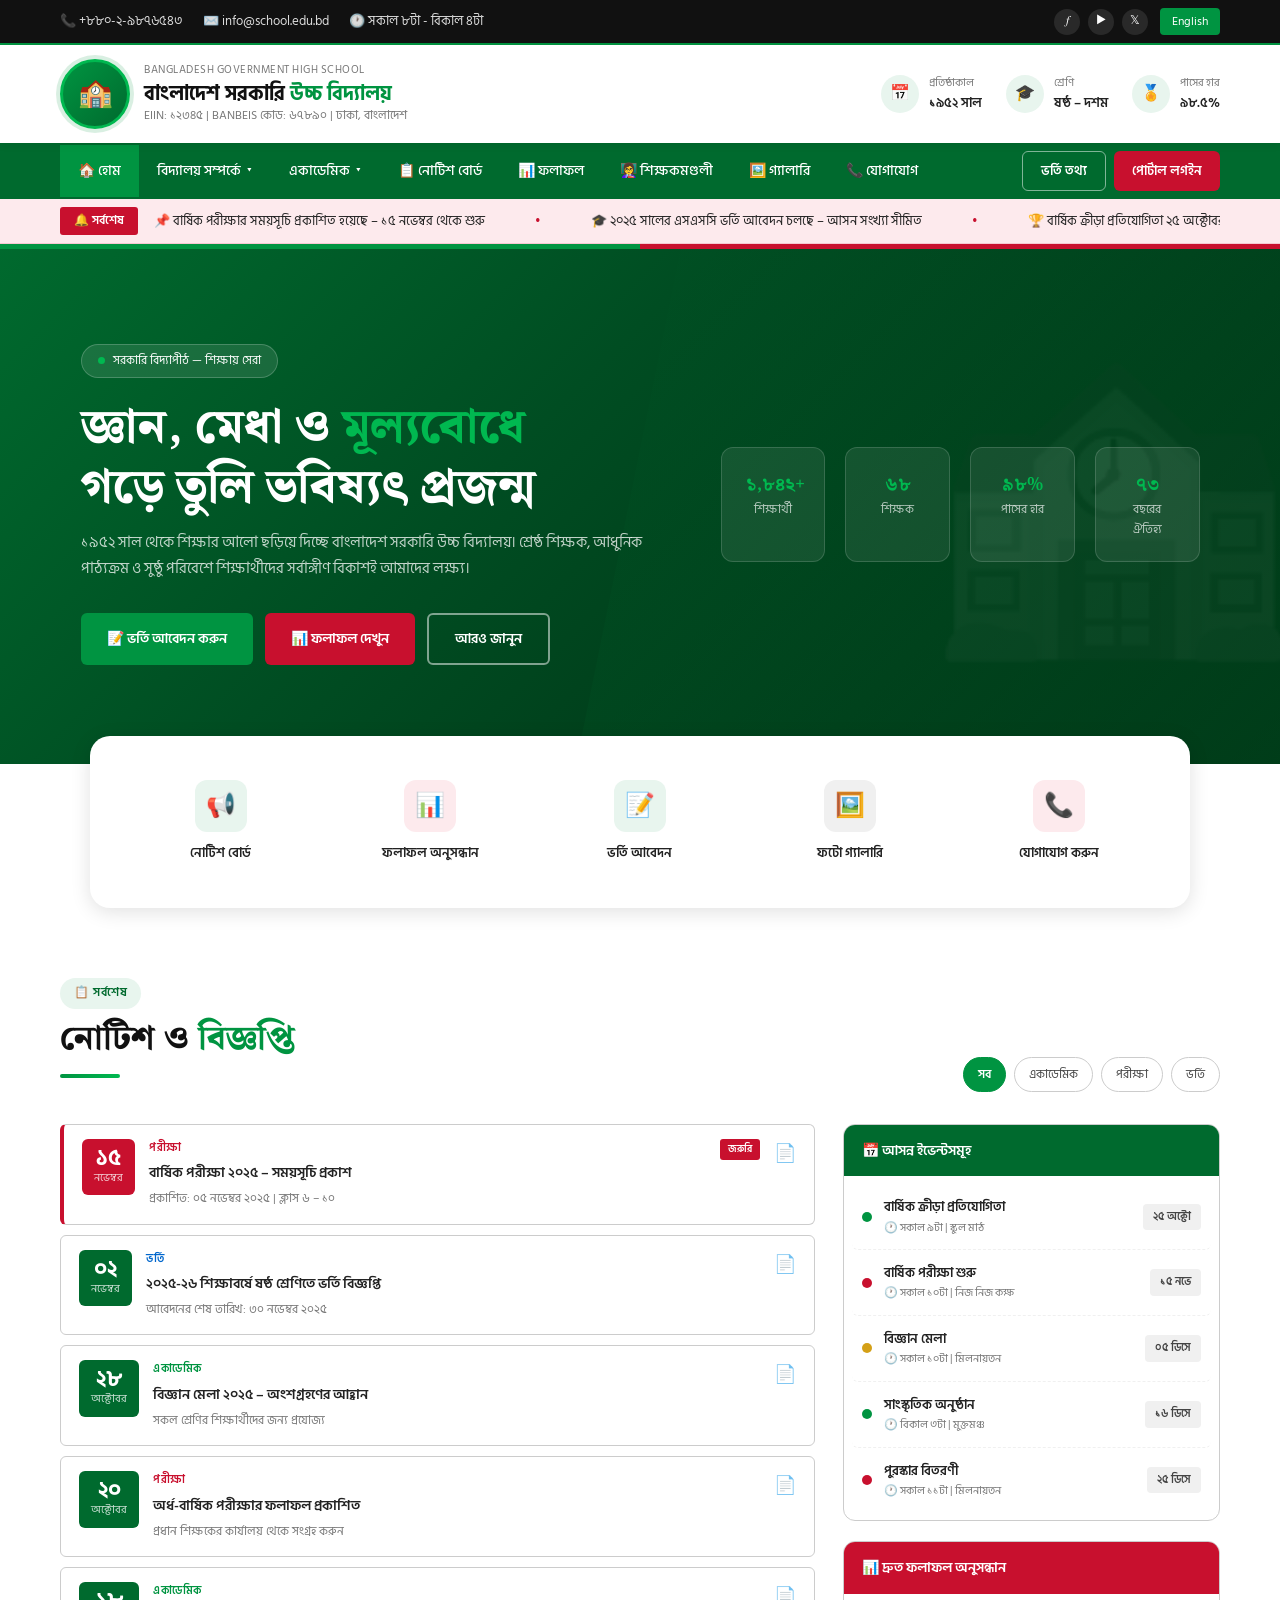
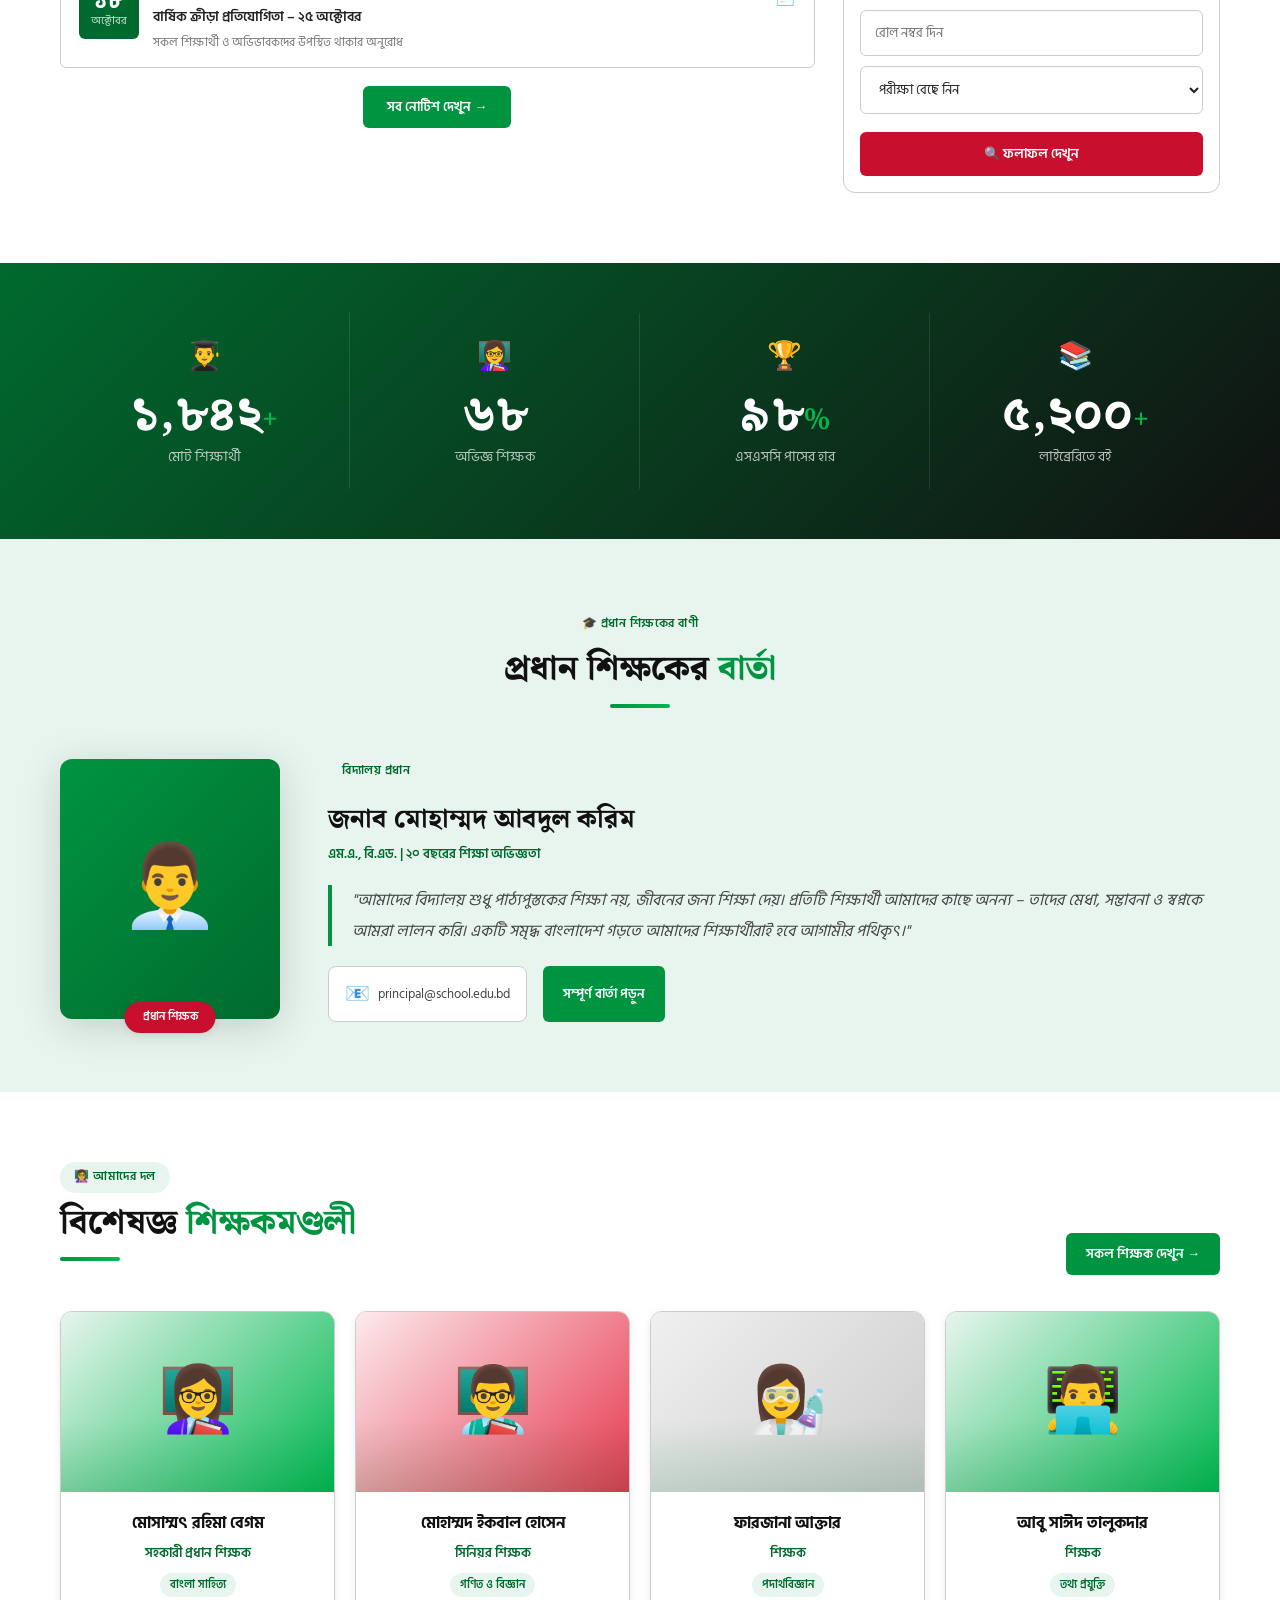
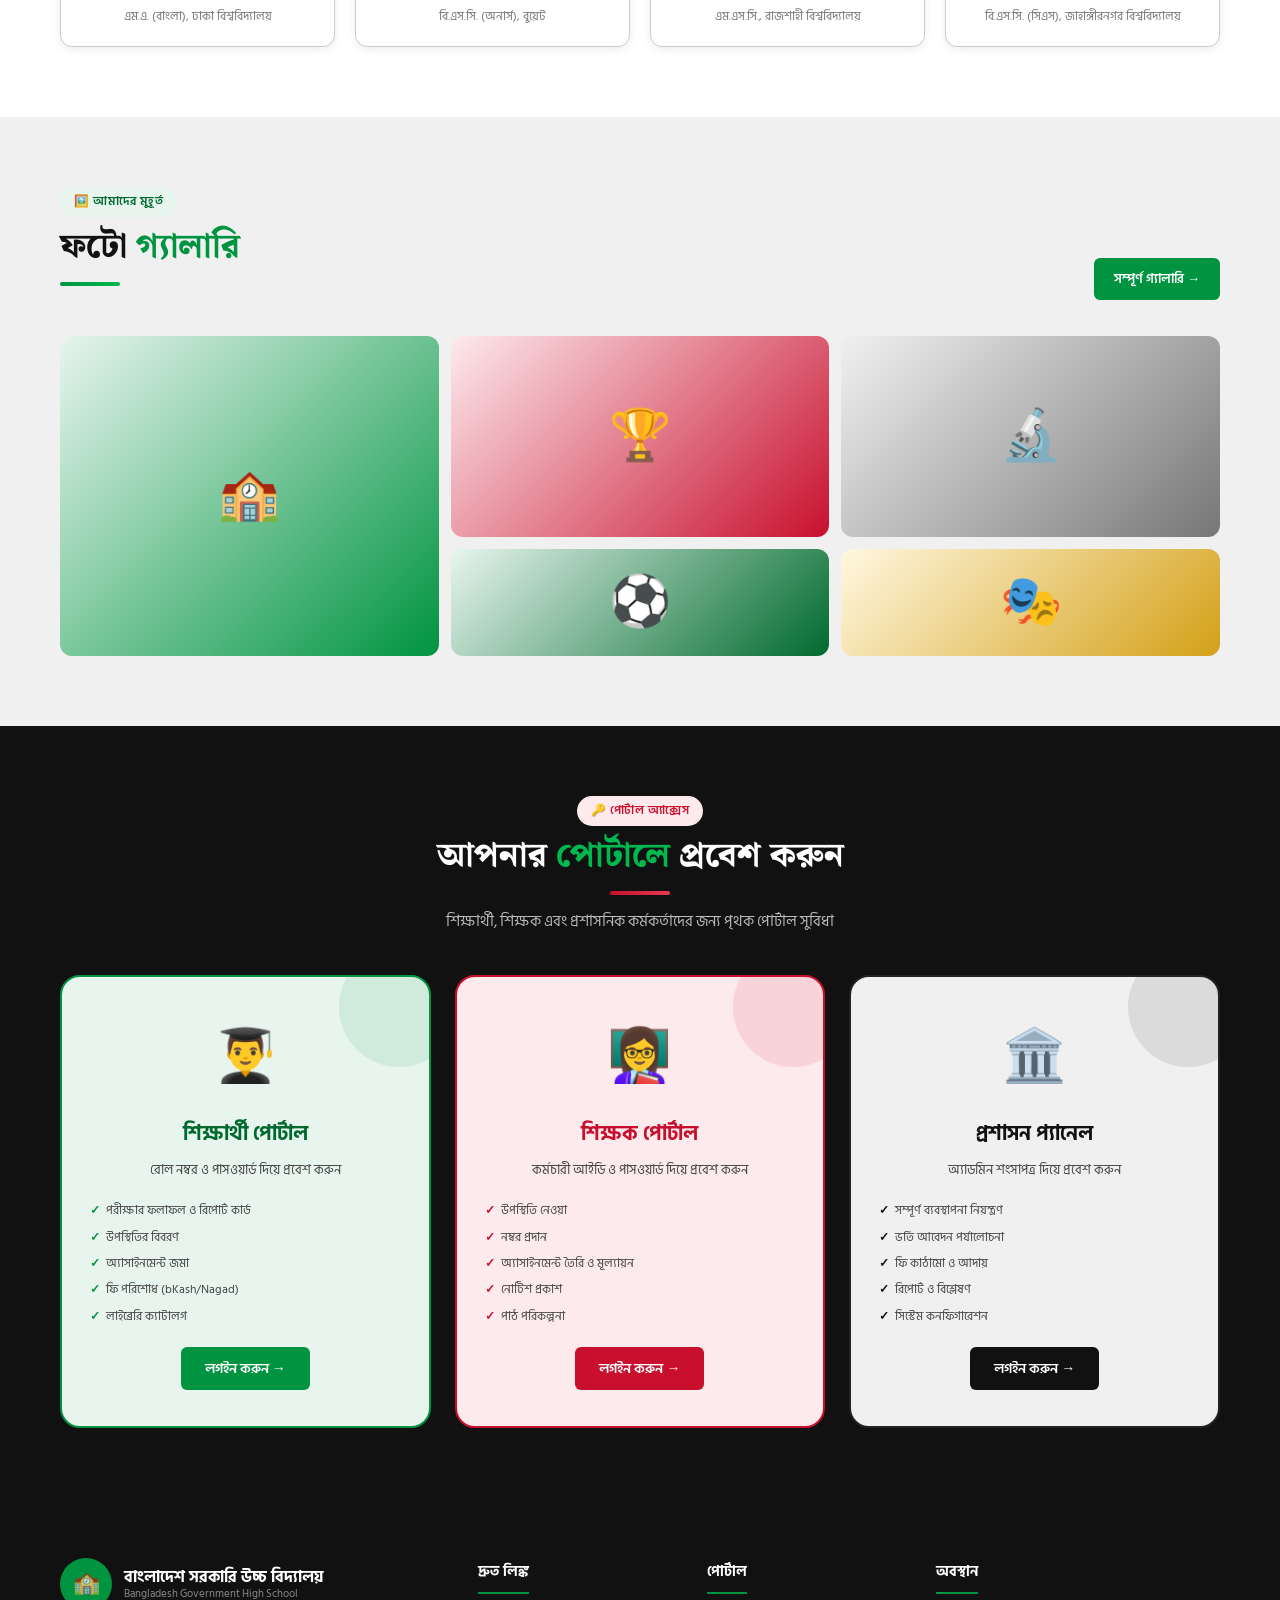
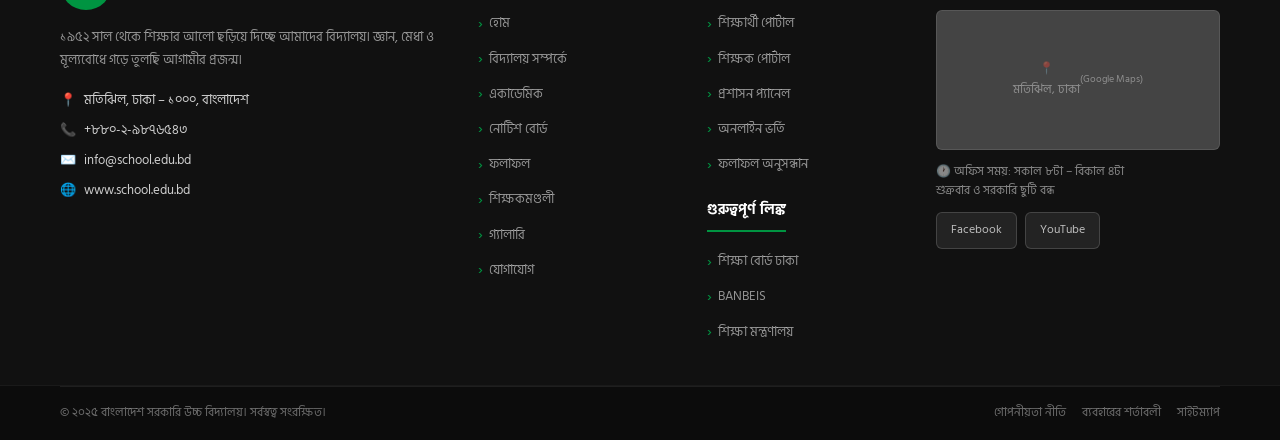
<file: index.html>
<!DOCTYPE html>
<html lang="bn">
<head>
  <meta charset="UTF-8">
  <meta name="viewport" content="width=device-width, initial-scale=1.0">
  <meta name="description" content="বাংলাদেশ সরকারি উচ্চ বিদ্যালয় - সরকারি বিদ্যালয়ের অফিশিয়াল ওয়েবসাইট">
  <title>হোম | বাংলাদেশ সরকারি উচ্চ বিদ্যালয়</title>
  <link rel="stylesheet" href="asset/css/style.css">
  <link rel="stylesheet" href="asset/css/home.css">
</head>
<body>

<!-- TOP BAR -->
<div class="topbar">
  <div class="container">
    <div class="topbar-inner">
      <div class="topbar-left">
        <span>📞 +৮৮০-২-৯৮৭৬৫৪৩</span>
        <span>✉️ info@school.edu.bd</span>
        <span>🕐 সকাল ৮টা - বিকাল ৪টা</span>
      </div>
      <div class="topbar-right">
        <div class="social-links">
          <a href="#" title="Facebook">𝑓</a>
          <a href="#" title="YouTube">▶</a>
          <a href="#" title="Twitter">𝕏</a>
        </div>
        <button class="lang-btn">English</button>
      </div>
    </div>
  </div>
</div>

<!-- HEADER -->
<header class="header">
  <div class="container">
    <div class="header-main">
      <div class="school-brand">
        <div class="school-logo">🏫</div>
        <div>
          <div class="school-name-en">Bangladesh Government High School</div>
          <div class="school-name-bn">বাংলাদেশ সরকারি <span>উচ্চ বিদ্যালয়</span></div>
          <div class="school-tagline">EIIN: ১২৩৪৫ | BANBEIS কোড: ৬৭৮৯০ | ঢাকা, বাংলাদেশ</div>
        </div>
      </div>
      <div class="header-info">
        <div class="info-item">
          <div class="info-icon">📅</div>
          <div>
            <div class="info-label">প্রতিষ্ঠাকাল</div>
            <div class="info-value">১৯৫২ সাল</div>
          </div>
        </div>
        <div class="info-item">
          <div class="info-icon">🎓</div>
          <div>
            <div class="info-label">শ্রেণি</div>
            <div class="info-value">ষষ্ঠ – দশম</div>
          </div>
        </div>
        <div class="info-item">
          <div class="info-icon">🏅</div>
          <div>
            <div class="info-label">পাসের হার</div>
            <div class="info-value">৯৮.৫%</div>
          </div>
        </div>
      </div>
    </div>
  </div>
</header>

<!-- NAVBAR -->
<nav class="navbar">
  <div class="container">
    <div class="navbar-inner">
      <ul class="nav-menu">
        <li class="active"><a href="index.html">🏠 হোম</a></li>
        <li>
          <a href="pages/about.html">বিদ্যালয় সম্পর্কে <span class="arrow">▾</span></a>
          <ul class="dropdown">
            <li><a href="pages/about.html">বিদ্যালয়ের ইতিহাস</a></li>
            <li><a href="pages/about.html#vision">লক্ষ্য ও উদ্দেশ্য</a></li>
            <li><a href="pages/about.html#committee">পরিচালনা পর্ষদ</a></li>
            <li><a href="pages/about.html#awards">পুরস্কার ও অর্জন</a></li>
          </ul>
        </li>
        <li>
          <a href="pages/academic.html">একাডেমিক <span class="arrow">▾</span></a>
          <ul class="dropdown">
            <li><a href="pages/academic.html">শ্রেণিসমূহ</a></li>
            <li><a href="pages/academic.html#routine">ক্লাস রুটিন</a></li>
            <li><a href="pages/academic.html#syllabus">সিলেবাস</a></li>
            <li><a href="pages/academic.html#grading">গ্রেডিং সিস্টেম</a></li>
          </ul>
        </li>
        <li><a href="pages/notice.html">📋 নোটিশ বোর্ড</a></li>
        <li><a href="pages/result.html">📊 ফলাফল</a></li>
        <li><a href="pages/teachers.html">👩‍🏫 শিক্ষকমণ্ডলী</a></li>
        <li><a href="pages/gallery.html">🖼️ গ্যালারি</a></li>
        <li><a href="pages/contact.html">📞 যোগাযোগ</a></li>
      </ul>
      <div class="nav-cta">
        <button class="btn-nav btn-nav-outline" onclick="window.location.href='pages/admission.html'">ভর্তি তথ্য</button>
        <button class="btn-nav btn-nav-solid" onclick="window.location.href='pages/portals.html'">পোর্টাল লগইন</button>
      </div>
      <div class="hamburger" id="hamburger">
        <span></span><span></span><span></span>
      </div>
    </div>
  </div>
  <!-- Mobile Nav -->
  <div class="mobile-nav" id="mobileNav">
    <a href="index.html">🏠 হোম</a>
    <a href="pages/about.html">বিদ্যালয় সম্পর্কে</a>
    <a href="pages/academic.html">একাডেমিক</a>
    <a href="pages/notice.html">নোটিশ বোর্ড</a>
    <a href="pages/result.html">ফলাফল</a>
    <a href="pages/teachers.html">শিক্ষকমণ্ডলী</a>
    <a href="pages/gallery.html">গ্যালারি</a>
    <a href="pages/contact.html">যোগাযোগ</a>
    <a href="pages/admission.html">ভর্তি তথ্য</a>
    <a href="pages/portals.html">পোর্টাল লগইন</a>
  </div>
</nav>

<!-- NOTICE TICKER -->
<div class="ticker">
  <div class="container">
    <div class="ticker-inner">
      <div class="ticker-label">🔔 সর্বশেষ</div>
      <div class="ticker-track">
        <div class="ticker-content">
          <span>📌 বার্ষিক পরীক্ষার সময়সূচি প্রকাশিত হয়েছে – ১৫ নভেম্বর থেকে শুরু</span>
          <span class="dot">•</span>
          <span>🎓 ২০২৫ সালের এসএসসি ভর্তি আবেদন চলছে – আসন সংখ্যা সীমিত</span>
          <span class="dot">•</span>
          <span>🏆 বার্ষিক ক্রীড়া প্রতিযোগিতা ২৫ অক্টোবর – অভিভাবকদের আমন্ত্রণ</span>
          <span class="dot">•</span>
          <span>📚 লাইব্রেরি সেবা সোমবার থেকে শুক্রবার সকাল ৯টা থেকে বিকাল ৩টা পর্যন্ত</span>
          <span class="dot">•</span>
          <span>📌 বার্ষিক পরীক্ষার সময়সূচি প্রকাশিত হয়েছে – ১৫ নভেম্বর থেকে শুরু</span>
          <span class="dot">•</span>
          <span>🎓 ২০২৫ সালের এসএসসি ভর্তি আবেদন চলছে – আসন সংখ্যা সীমিত</span>
          <span class="dot">•</span>
          <span>🏆 বার্ষিক ক্রীড়া প্রতিযোগিতা ২৫ অক্টোবর – অভিভাবকদের আমন্ত্রণ</span>
          <span class="dot">•</span>
          <span>📚 লাইব্রেরি সেবা সোমবার থেকে শুক্রবার সকাল ৯টা থেকে বিকাল ৩টা পর্যন্ত</span>
        </div>
      </div>
    </div>
  </div>
</div>

<!-- HERO -->
<section class="hero">
  <div class="hero-flag-strip"></div>
  <div class="hero-shapes"></div>
  <div class="container">
    <div class="hero-inner">
      <div class="hero-content animate-in">
        <div class="hero-badge">
          <span class="dot"></span>
          সরকারি বিদ্যাপীঠ — শিক্ষায় সেরা
        </div>
        <h1>
          জ্ঞান, মেধা ও <span>মূল্যবোধে</span><br>
          গড়ে তুলি ভবিষ্যৎ প্রজন্ম
        </h1>
        <p class="hero-sub">
          ১৯৫২ সাল থেকে শিক্ষার আলো ছড়িয়ে দিচ্ছে বাংলাদেশ সরকারি উচ্চ বিদ্যালয়।
          শ্রেষ্ঠ শিক্ষক, আধুনিক পাঠ্যক্রম ও সুষ্ঠু পরিবেশে শিক্ষার্থীদের সর্বাঙ্গীণ বিকাশই আমাদের লক্ষ্য।
        </p>
        <div class="hero-btns">
          <a href="pages/admission.html" class="btn btn-primary">📝 ভর্তি আবেদন করুন</a>
          <a href="pages/result.html" class="btn btn-secondary">📊 ফলাফল দেখুন</a>
          <a href="pages/about.html" class="btn btn-outline-white">আরও জানুন</a>
        </div>
      </div>
      <div class="hero-stats animate-in delay-2">
        <div class="hero-stat">
          <div class="hero-stat-num"><span data-count="1842">০</span><span>+</span></div>
          <div class="hero-stat-label">শিক্ষার্থী</div>
        </div>
        <div class="hero-stat">
          <div class="hero-stat-num"><span data-count="68">০</span></div>
          <div class="hero-stat-label">শিক্ষক</div>
        </div>
        <div class="hero-stat">
          <div class="hero-stat-num"><span data-count="98">০</span><span>%</span></div>
          <div class="hero-stat-label">পাসের হার</div>
        </div>
        <div class="hero-stat">
          <div class="hero-stat-num"><span data-count="73">০</span></div>
          <div class="hero-stat-label">বছরের ঐতিহ্য</div>
        </div>
      </div>
    </div>
  </div>
</section>

<!-- QUICK ACCESS -->
<div class="container">
  <div class="quick-access">
    <div class="qa-grid">
      <a href="pages/notice.html" class="qa-card">
        <div class="qa-icon green">📢</div>
        <div class="qa-label">নোটিশ বোর্ড</div>
      </a>
      <a href="pages/result.html" class="qa-card">
        <div class="qa-icon red">📊</div>
        <div class="qa-label">ফলাফল অনুসন্ধান</div>
      </a>
      <a href="pages/admission.html" class="qa-card">
        <div class="qa-icon green">📝</div>
        <div class="qa-label">ভর্তি আবেদন</div>
      </a>
      <a href="pages/gallery.html" class="qa-card">
        <div class="qa-icon black">🖼️</div>
        <div class="qa-label">ফটো গ্যালারি</div>
      </a>
      <a href="pages/contact.html" class="qa-card">
        <div class="qa-icon red">📞</div>
        <div class="qa-label">যোগাযোগ করুন</div>
      </a>
    </div>
  </div>
</div>

<!-- NOTICE & EVENTS SECTION -->
<section class="section">
  <div class="container">
    <div style="display:flex;align-items:flex-end;justify-content:space-between;margin-bottom:32px;flex-wrap:wrap;gap:16px;">
      <div class="section-header" style="margin-bottom:0;">
        <div class="section-tag">📋 সর্বশেষ</div>
        <h2 class="section-title">নোটিশ ও <span>বিজ্ঞপ্তি</span></h2>
        <div class="divider"></div>
      </div>
      <!-- Filter Tabs -->
      <div style="display:flex;gap:8px;flex-wrap:wrap;">
        <button class="notice-filter-btn active" data-filter="all" style="padding:7px 14px;border-radius:20px;border:1.5px solid #009441;background:#009441;color:#fff;font-size:12px;cursor:pointer;font-family:'Hind Siliguri',sans-serif;font-weight:600;">সব</button>
        <button class="notice-filter-btn" data-filter="academic" style="padding:7px 14px;border-radius:20px;border:1.5px solid #ccc;background:#fff;color:#444;font-size:12px;cursor:pointer;font-family:'Hind Siliguri',sans-serif;">একাডেমিক</button>
        <button class="notice-filter-btn" data-filter="exam" style="padding:7px 14px;border-radius:20px;border:1.5px solid #ccc;background:#fff;color:#444;font-size:12px;cursor:pointer;font-family:'Hind Siliguri',sans-serif;">পরীক্ষা</button>
        <button class="notice-filter-btn" data-filter="admission" style="padding:7px 14px;border-radius:20px;border:1.5px solid #ccc;background:#fff;color:#444;font-size:12px;cursor:pointer;font-family:'Hind Siliguri',sans-serif;">ভর্তি</button>
      </div>
    </div>

    <div class="notice-grid">
      <div class="notice-list">
        <div class="notice-card urgent" data-category="exam">
          <div class="notice-date" style="background:#c8102e;">
            <div class="notice-date-day">১৫</div>
            <div class="notice-date-month">নভেম্বর</div>
          </div>
          <div class="notice-body">
            <div class="notice-category exam">পরীক্ষা</div>
            <div class="notice-title-text">বার্ষিক পরীক্ষা ২০২৫ – সময়সূচি প্রকাশ</div>
            <div class="notice-meta">প্রকাশিত: ০৫ নভেম্বর ২০২৫ | ক্লাস ৬ – ১০</div>
          </div>
          <span class="badge-urgent">জরুরি</span>
          <span class="notice-pdf-icon">📄</span>
        </div>

        <div class="notice-card" data-category="admission">
          <div class="notice-date">
            <div class="notice-date-day">০২</div>
            <div class="notice-date-month">নভেম্বর</div>
          </div>
          <div class="notice-body">
            <div class="notice-category admission">ভর্তি</div>
            <div class="notice-title-text">২০২৫-২৬ শিক্ষাবর্ষে ষষ্ঠ শ্রেণিতে ভর্তি বিজ্ঞপ্তি</div>
            <div class="notice-meta">আবেদনের শেষ তারিখ: ৩০ নভেম্বর ২০২৫</div>
          </div>
          <span class="notice-pdf-icon">📄</span>
        </div>

        <div class="notice-card" data-category="academic">
          <div class="notice-date">
            <div class="notice-date-day">২৮</div>
            <div class="notice-date-month">অক্টোবর</div>
          </div>
          <div class="notice-body">
            <div class="notice-category academic">একাডেমিক</div>
            <div class="notice-title-text">বিজ্ঞান মেলা ২০২৫ – অংশগ্রহণের আহ্বান</div>
            <div class="notice-meta">সকল শ্রেণির শিক্ষার্থীদের জন্য প্রযোজ্য</div>
          </div>
          <span class="notice-pdf-icon">📄</span>
        </div>

        <div class="notice-card" data-category="exam">
          <div class="notice-date">
            <div class="notice-date-day">২০</div>
            <div class="notice-date-month">অক্টোবর</div>
          </div>
          <div class="notice-body">
            <div class="notice-category exam">পরীক্ষা</div>
            <div class="notice-title-text">অর্ধ-বার্ষিক পরীক্ষার ফলাফল প্রকাশিত</div>
            <div class="notice-meta">প্রধান শিক্ষকের কার্যালয় থেকে সংগ্রহ করুন</div>
          </div>
          <span class="notice-pdf-icon">📄</span>
        </div>

        <div class="notice-card" data-category="academic">
          <div class="notice-date">
            <div class="notice-date-day">১৮</div>
            <div class="notice-date-month">অক্টোবর</div>
          </div>
          <div class="notice-body">
            <div class="notice-category academic">একাডেমিক</div>
            <div class="notice-title-text">বার্ষিক ক্রীড়া প্রতিযোগিতা – ২৫ অক্টোবর</div>
            <div class="notice-meta">সকল শিক্ষার্থী ও অভিভাবকদের উপস্থিত থাকার অনুরোধ</div>
          </div>
          <span class="notice-pdf-icon">📄</span>
        </div>

        <div style="text-align:center;margin-top:8px;">
          <a href="pages/notice.html" class="btn btn-primary" style="font-size:13px;padding:10px 24px;">সব নোটিশ দেখুন →</a>
        </div>
      </div>

      <!-- Events Widget -->
      <div>
        <div class="event-widget" style="margin-bottom:20px;">
          <div class="widget-header">📅 আসন্ন ইভেন্টসমূহ</div>
          <div class="event-items">
            <div class="event-item">
              <div class="event-dot green"></div>
              <div class="event-info">
                <div class="event-name">বার্ষিক ক্রীড়া প্রতিযোগিতা</div>
                <div class="event-when">🕐 সকাল ৯টা | স্কুল মাঠ</div>
              </div>
              <div class="event-date-badge">২৫ অক্টো</div>
            </div>
            <div class="event-item">
              <div class="event-dot red"></div>
              <div class="event-info">
                <div class="event-name">বার্ষিক পরীক্ষা শুরু</div>
                <div class="event-when">🕐 সকাল ১০টা | নিজ নিজ কক্ষ</div>
              </div>
              <div class="event-date-badge">১৫ নভে</div>
            </div>
            <div class="event-item">
              <div class="event-dot gold"></div>
              <div class="event-info">
                <div class="event-name">বিজ্ঞান মেলা</div>
                <div class="event-when">🕐 সকাল ১০টা | মিলনায়তন</div>
              </div>
              <div class="event-date-badge">০৫ ডিসে</div>
            </div>
            <div class="event-item">
              <div class="event-dot green"></div>
              <div class="event-info">
                <div class="event-name">সাংস্কৃতিক অনুষ্ঠান</div>
                <div class="event-when">🕐 বিকাল ৩টা | মুক্তমঞ্চ</div>
              </div>
              <div class="event-date-badge">১৬ ডিসে</div>
            </div>
            <div class="event-item">
              <div class="event-dot red"></div>
              <div class="event-info">
                <div class="event-name">পুরস্কার বিতরণী</div>
                <div class="event-when">🕐 সকাল ১১টা | মিলনায়তন</div>
              </div>
              <div class="event-date-badge">২৫ ডিসে</div>
            </div>
          </div>
        </div>

        <!-- Quick Result Widget -->
        <div class="event-widget">
          <div class="widget-header" style="background:#c8102e;">📊 দ্রুত ফলাফল অনুসন্ধান</div>
          <div style="padding:16px;">
            <form id="quickResultForm">
              <div style="display:flex;flex-direction:column;gap:10px;">
                <input class="form-control" placeholder="রোল নম্বর দিন" style="font-size:13px;">
                <select class="form-control" style="font-size:13px;">
                  <option value="">পরীক্ষা বেছে নিন</option>
                  <option>বার্ষিক পরীক্ষা ২০২৫</option>
                  <option>অর্ধ-বার্ষিক ২০২৫</option>
                  <option>প্রথম সাময়িক ২০২৫</option>
                </select>
                <button type="button" class="btn btn-secondary btn-full" style="font-size:13px;padding:11px;" onclick="window.location.href='pages/result.html'">🔍 ফলাফল দেখুন</button>
              </div>
            </form>
          </div>
        </div>
      </div>
    </div>
  </div>
</section>

<!-- STATS STRIP -->
<div class="stats-strip">
  <div class="container">
    <div class="stats-grid">
      <div class="stat-item">
        <div class="stat-icon">👨‍🎓</div>
        <div class="stat-num"><span data-count="1842">০</span><span class="unit">+</span></div>
        <div class="stat-label">মোট শিক্ষার্থী</div>
      </div>
      <div class="stat-item">
        <div class="stat-icon">👩‍🏫</div>
        <div class="stat-num"><span data-count="68">০</span></div>
        <div class="stat-label">অভিজ্ঞ শিক্ষক</div>
      </div>
      <div class="stat-item">
        <div class="stat-icon">🏆</div>
        <div class="stat-num"><span data-count="98">০</span><span class="unit">%</span></div>
        <div class="stat-label">এসএসসি পাসের হার</div>
      </div>
      <div class="stat-item">
        <div class="stat-icon">📚</div>
        <div class="stat-num"><span data-count="5200">০</span><span class="unit">+</span></div>
        <div class="stat-label">লাইব্রেরিতে বই</div>
      </div>
    </div>
  </div>
</div>

<!-- PRINCIPAL MESSAGE -->
<section class="section section-green">
  <div class="container">
    <div class="section-header text-center">
      <div class="section-tag" style="margin:0 auto 10px;">🎓 প্রধান শিক্ষকের বাণী</div>
      <h2 class="section-title">প্রধান শিক্ষকের <span>বার্তা</span></h2>
      <div class="divider center"></div>
    </div>
    <div class="principal-section">
      <div class="principal-photo-wrap">
        <div class="principal-photo">👨‍💼</div>
        <div class="principal-badge">প্রধান শিক্ষক</div>
      </div>
      <div class="principal-msg">
        <div class="section-tag">বিদ্যালয় প্রধান</div>
        <h3 class="section-title" style="font-size:26px;margin:8px 0;">জনাব মোহাম্মদ আবদুল করিম</h3>
        <p style="font-size:13px;color:var(--green-dark);font-weight:600;margin-bottom:12px;">এম.এ., বি.এড. | ২০ বছরের শিক্ষা অভিজ্ঞতা</p>
        <blockquote>
          "আমাদের বিদ্যালয় শুধু পাঠ্যপুস্তকের শিক্ষা নয়, জীবনের জন্য শিক্ষা দেয়। প্রতিটি শিক্ষার্থী আমাদের কাছে অনন্য – তাদের মেধা, সম্ভাবনা ও স্বপ্নকে আমরা লালন করি। একটি সমৃদ্ধ বাংলাদেশ গড়তে আমাদের শিক্ষার্থীরাই হবে আগামীর পথিকৃৎ।"
        </blockquote>
        <div style="display:flex;gap:16px;flex-wrap:wrap;margin-top:20px;">
          <div style="display:flex;align-items:center;gap:8px;background:var(--white);padding:10px 16px;border-radius:8px;border:1px solid var(--grey-light);">
            <span style="font-size:20px;">📧</span>
            <span style="font-size:13px;color:var(--grey-dark);">principal@school.edu.bd</span>
          </div>
          <a href="pages/about.html" class="btn btn-primary" style="font-size:13px;padding:10px 20px;">সম্পূর্ণ বার্তা পড়ুন</a>
        </div>
      </div>
    </div>
  </div>
</section>

<!-- TEACHERS SECTION -->
<section class="section">
  <div class="container">
    <div style="display:flex;align-items:flex-end;justify-content:space-between;margin-bottom:36px;flex-wrap:wrap;gap:16px;">
      <div>
        <div class="section-tag">👩‍🏫 আমাদের দল</div>
        <h2 class="section-title">বিশেষজ্ঞ <span>শিক্ষকমণ্ডলী</span></h2>
        <div class="divider"></div>
      </div>
      <a href="pages/teachers.html" class="btn btn-primary" style="font-size:13px;padding:10px 20px;">সকল শিক্ষক দেখুন →</a>
    </div>
    <div class="grid-4">
      <div class="teacher-card">
        <div class="teacher-photo">👩‍🏫</div>
        <div class="teacher-info">
          <div class="teacher-name">মোসাম্মৎ রহিমা বেগম</div>
          <div class="teacher-designation">সহকারী প্রধান শিক্ষক</div>
          <div class="teacher-subject">বাংলা সাহিত্য</div>
          <div class="teacher-qual">এম.এ. (বাংলা), ঢাকা বিশ্ববিদ্যালয়</div>
        </div>
      </div>
      <div class="teacher-card">
        <div class="teacher-photo" style="background:linear-gradient(135deg,#fdeaed,#e63950);">👨‍🏫</div>
        <div class="teacher-info">
          <div class="teacher-name">মোহাম্মদ ইকবাল হোসেন</div>
          <div class="teacher-designation">সিনিয়র শিক্ষক</div>
          <div class="teacher-subject">গণিত ও বিজ্ঞান</div>
          <div class="teacher-qual">বি.এস.সি. (অনার্স), বুয়েট</div>
        </div>
      </div>
      <div class="teacher-card">
        <div class="teacher-photo" style="background:linear-gradient(135deg,#f0f0f0,#ccc);">👩‍🔬</div>
        <div class="teacher-info">
          <div class="teacher-name">ফারজানা আক্তার</div>
          <div class="teacher-designation">শিক্ষক</div>
          <div class="teacher-subject">পদার্থবিজ্ঞান</div>
          <div class="teacher-qual">এম.এস.সি., রাজশাহী বিশ্ববিদ্যালয়</div>
        </div>
      </div>
      <div class="teacher-card">
        <div class="teacher-photo" style="background:linear-gradient(135deg,#e8f5ee,#00b850);">👨‍💻</div>
        <div class="teacher-info">
          <div class="teacher-name">আবু সাঈদ তালুকদার</div>
          <div class="teacher-designation">শিক্ষক</div>
          <div class="teacher-subject">তথ্য প্রযুক্তি</div>
          <div class="teacher-qual">বি.এস.সি. (সিএস), জাহাঙ্গীরনগর বিশ্ববিদ্যালয়</div>
        </div>
      </div>
    </div>
  </div>
</section>

<!-- GALLERY SECTION -->
<section class="section section-alt">
  <div class="container">
    <div style="display:flex;align-items:flex-end;justify-content:space-between;margin-bottom:36px;flex-wrap:wrap;gap:16px;">
      <div>
        <div class="section-tag">🖼️ আমাদের মুহূর্ত</div>
        <h2 class="section-title">ফটো <span>গ্যালারি</span></h2>
        <div class="divider"></div>
      </div>
      <a href="pages/gallery.html" class="btn btn-primary" style="font-size:13px;padding:10px 20px;">সম্পূর্ণ গ্যালারি →</a>
    </div>
    <div class="gallery-grid">
      <div class="gallery-item large" style="background:linear-gradient(135deg,#e8f5ee,#009441);">
        <div class="gallery-emoji">🏫</div>
        <div class="gallery-overlay">
          <div style="font-size:28px;margin-bottom:8px;">📷</div>
          <div>বিদ্যালয় ভবন</div>
          <div style="font-size:12px;opacity:0.8;margin-top:4px;">১২টি ছবি দেখুন</div>
        </div>
      </div>
      <div class="gallery-item tall" style="background:linear-gradient(135deg,#fdeaed,#c8102e);">
        <div class="gallery-emoji">🏆</div>
        <div class="gallery-overlay">
          <div style="font-size:28px;margin-bottom:8px;">📷</div>
          <div>বার্ষিক পুরস্কার বিতরণী</div>
        </div>
      </div>
      <div class="gallery-item tall" style="background:linear-gradient(135deg,#f0f0f0,#777);">
        <div class="gallery-emoji">🔬</div>
        <div class="gallery-overlay">
          <div style="font-size:28px;margin-bottom:8px;">📷</div>
          <div>বিজ্ঞান মেলা ২০২৪</div>
        </div>
      </div>
      <div class="gallery-item" style="background:linear-gradient(135deg,#e8f5ee,#006a2e);">
        <div class="gallery-emoji">⚽</div>
        <div class="gallery-overlay">
          <div style="font-size:28px;margin-bottom:8px;">📷</div>
          <div>ক্রীড়া প্রতিযোগিতা</div>
        </div>
      </div>
      <div class="gallery-item" style="background:linear-gradient(135deg,#fff8e1,#d4a017);">
        <div class="gallery-emoji">🎭</div>
        <div class="gallery-overlay">
          <div style="font-size:28px;margin-bottom:8px;">📷</div>
          <div>সাংস্কৃতিক অনুষ্ঠান</div>
        </div>
      </div>
    </div>
  </div>
</section>

<!-- PORTAL LOGIN SECTION -->
<section class="section section-dark">
  <div class="container">
    <div class="section-header text-center" style="margin-bottom:40px;">
      <div class="section-tag red">🔑 পোর্টাল অ্যাক্সেস</div>
      <h2 class="section-title white">আপনার <span>পোর্টালে</span> প্রবেশ করুন</h2>
      <div class="divider red center"></div>
      <p class="section-desc white" style="margin:0 auto;">শিক্ষার্থী, শিক্ষক এবং প্রশাসনিক কর্মকর্তাদের জন্য পৃথক পোর্টাল সুবিধা</p>
    </div>
    <div class="portal-cards">
      <div class="portal-card student">
        <div class="portal-icon">👨‍🎓</div>
        <div class="portal-title">শিক্ষার্থী পোর্টাল</div>
        <div class="portal-desc">রোল নম্বর ও পাসওয়ার্ড দিয়ে প্রবেশ করুন</div>
        <ul class="portal-features">
          <li>পরীক্ষার ফলাফল ও রিপোর্ট কার্ড</li>
          <li>উপস্থিতির বিবরণ</li>
          <li>অ্যাসাইনমেন্ট জমা</li>
          <li>ফি পরিশোধ (bKash/Nagad)</li>
          <li>লাইব্রেরি ক্যাটালগ</li>
        </ul>
        <button class="portal-btn" onclick="window.location.href='pages/portals.html'">লগইন করুন →</button>
      </div>
      <div class="portal-card teacher">
        <div class="portal-icon">👩‍🏫</div>
        <div class="portal-title">শিক্ষক পোর্টাল</div>
        <div class="portal-desc">কর্মচারী আইডি ও পাসওয়ার্ড দিয়ে প্রবেশ করুন</div>
        <ul class="portal-features">
          <li>উপস্থিতি নেওয়া</li>
          <li>নম্বর প্রদান</li>
          <li>অ্যাসাইনমেন্ট তৈরি ও মূল্যায়ন</li>
          <li>নোটিশ প্রকাশ</li>
          <li>পাঠ পরিকল্পনা</li>
        </ul>
        <button class="portal-btn" onclick="window.location.href='pages/portals.html'">লগইন করুন →</button>
      </div>
      <div class="portal-card admin">
        <div class="portal-icon">🏛️</div>
        <div class="portal-title">প্রশাসন প্যানেল</div>
        <div class="portal-desc">অ্যাডমিন শংসাপত্র দিয়ে প্রবেশ করুন</div>
        <ul class="portal-features">
          <li>সম্পূর্ণ ব্যবস্থাপনা নিয়ন্ত্রণ</li>
          <li>ভর্তি আবেদন পর্যালোচনা</li>
          <li>ফি কাঠামো ও আদায়</li>
          <li>রিপোর্ট ও বিশ্লেষণ</li>
          <li>সিস্টেম কনফিগারেশন</li>
        </ul>
        <button class="portal-btn" onclick="window.location.href='pages/portals.html'">লগইন করুন →</button>
      </div>
    </div>
  </div>
</section>

<!-- FOOTER -->
<footer class="footer">
  <div class="container">
    <div class="footer-grid">
      <div class="footer-brand">
        <div class="footer-logo-row">
          <div class="footer-logo">🏫</div>
          <div class="footer-school-name">
            বাংলাদেশ সরকারি উচ্চ বিদ্যালয়
            <small>Bangladesh Government High School</small>
          </div>
        </div>
        <p class="footer-desc">১৯৫২ সাল থেকে শিক্ষার আলো ছড়িয়ে দিচ্ছে আমাদের বিদ্যালয়। জ্ঞান, মেধা ও মূল্যবোধে গড়ে তুলছি আগামীর প্রজন্ম।</p>
        <div class="footer-contact">
          <div class="footer-contact-item"><span class="icon">📍</span> <span>মতিঝিল, ঢাকা – ১০০০, বাংলাদেশ</span></div>
          <div class="footer-contact-item"><span class="icon">📞</span> <span>+৮৮০-২-৯৮৭৬৫৪৩</span></div>
          <div class="footer-contact-item"><span class="icon">✉️</span> <span>info@school.edu.bd</span></div>
          <div class="footer-contact-item"><span class="icon">🌐</span> <span>www.school.edu.bd</span></div>
        </div>
      </div>

      <div class="footer-col">
        <h4>দ্রুত লিঙ্ক</h4>
        <div class="footer-links">
          <a href="index.html">হোম</a>
          <a href="pages/about.html">বিদ্যালয় সম্পর্কে</a>
          <a href="pages/academic.html">একাডেমিক</a>
          <a href="pages/notice.html">নোটিশ বোর্ড</a>
          <a href="pages/result.html">ফলাফল</a>
          <a href="pages/teachers.html">শিক্ষকমণ্ডলী</a>
          <a href="pages/gallery.html">গ্যালারি</a>
          <a href="pages/contact.html">যোগাযোগ</a>
        </div>
      </div>

      <div class="footer-col">
        <h4>পোর্টাল</h4>
        <div class="footer-links">
          <a href="pages/portals.html">শিক্ষার্থী পোর্টাল</a>
          <a href="pages/portals.html">শিক্ষক পোর্টাল</a>
          <a href="pages/portals.html">প্রশাসন প্যানেল</a>
          <a href="pages/admission.html">অনলাইন ভর্তি</a>
          <a href="pages/result.html">ফলাফল অনুসন্ধান</a>
        </div>
        <h4 style="margin-top:20px;">গুরুত্বপূর্ণ লিঙ্ক</h4>
        <div class="footer-links">
          <a href="#">শিক্ষা বোর্ড ঢাকা</a>
          <a href="#">BANBEIS</a>
          <a href="#">শিক্ষা মন্ত্রণালয়</a>
        </div>
      </div>

      <div class="footer-col">
        <h4>অবস্থান</h4>
        <div class="footer-map">
          📍<br>মতিঝিল, ঢাকা<br><small style="font-size:10px;">(Google Maps)</small>
        </div>
        <p style="font-size:12px;color:rgba(255,255,255,0.5);line-height:1.6;">
          🕐 অফিস সময়: সকাল ৮টা – বিকাল ৪টা<br>
          শুক্রবার ও সরকারি ছুটি বন্ধ
        </p>
        <div style="display:flex;gap:8px;margin-top:12px;">
          <a href="#" style="background:rgba(255,255,255,0.08);border:1px solid rgba(255,255,255,0.15);color:rgba(255,255,255,0.7);padding:7px 14px;border-radius:6px;font-size:12px;transition:all 0.2s;">Facebook</a>
          <a href="#" style="background:rgba(255,255,255,0.08);border:1px solid rgba(255,255,255,0.15);color:rgba(255,255,255,0.7);padding:7px 14px;border-radius:6px;font-size:12px;transition:all 0.2s;">YouTube</a>
        </div>
      </div>
    </div>
  </div>

  <div style="background:rgba(0,0,0,0.3);border-top:1px solid rgba(255,255,255,0.06);">
    <div class="container">
      <div class="footer-bottom">
        <span>© ২০২৫ বাংলাদেশ সরকারি উচ্চ বিদ্যালয়। সর্বস্বত্ব সংরক্ষিত।</span>
        <div class="footer-bottom-links">
          <a href="#">গোপনীয়তা নীতি</a>
          <a href="#">ব্যবহারের শর্তাবলী</a>
          <a href="#">সাইটম্যাপ</a>
        </div>
      </div>
    </div>
  </div>
</footer>

<style>
.header.scrolled { box-shadow: 0 2px 20px rgba(0,0,0,0.15); }
.notice-filter-btn.active { background: var(--green) !important; color: #fff !important; border-color: var(--green) !important; }
.fade-in { opacity:0; transform:translateY(20px); transition: all 0.6s; }
.fade-in.visible { opacity:1; transform:translateY(0); }
</style>

<script src="asset/js/main.js"></script>
</body>
</html>
</file>
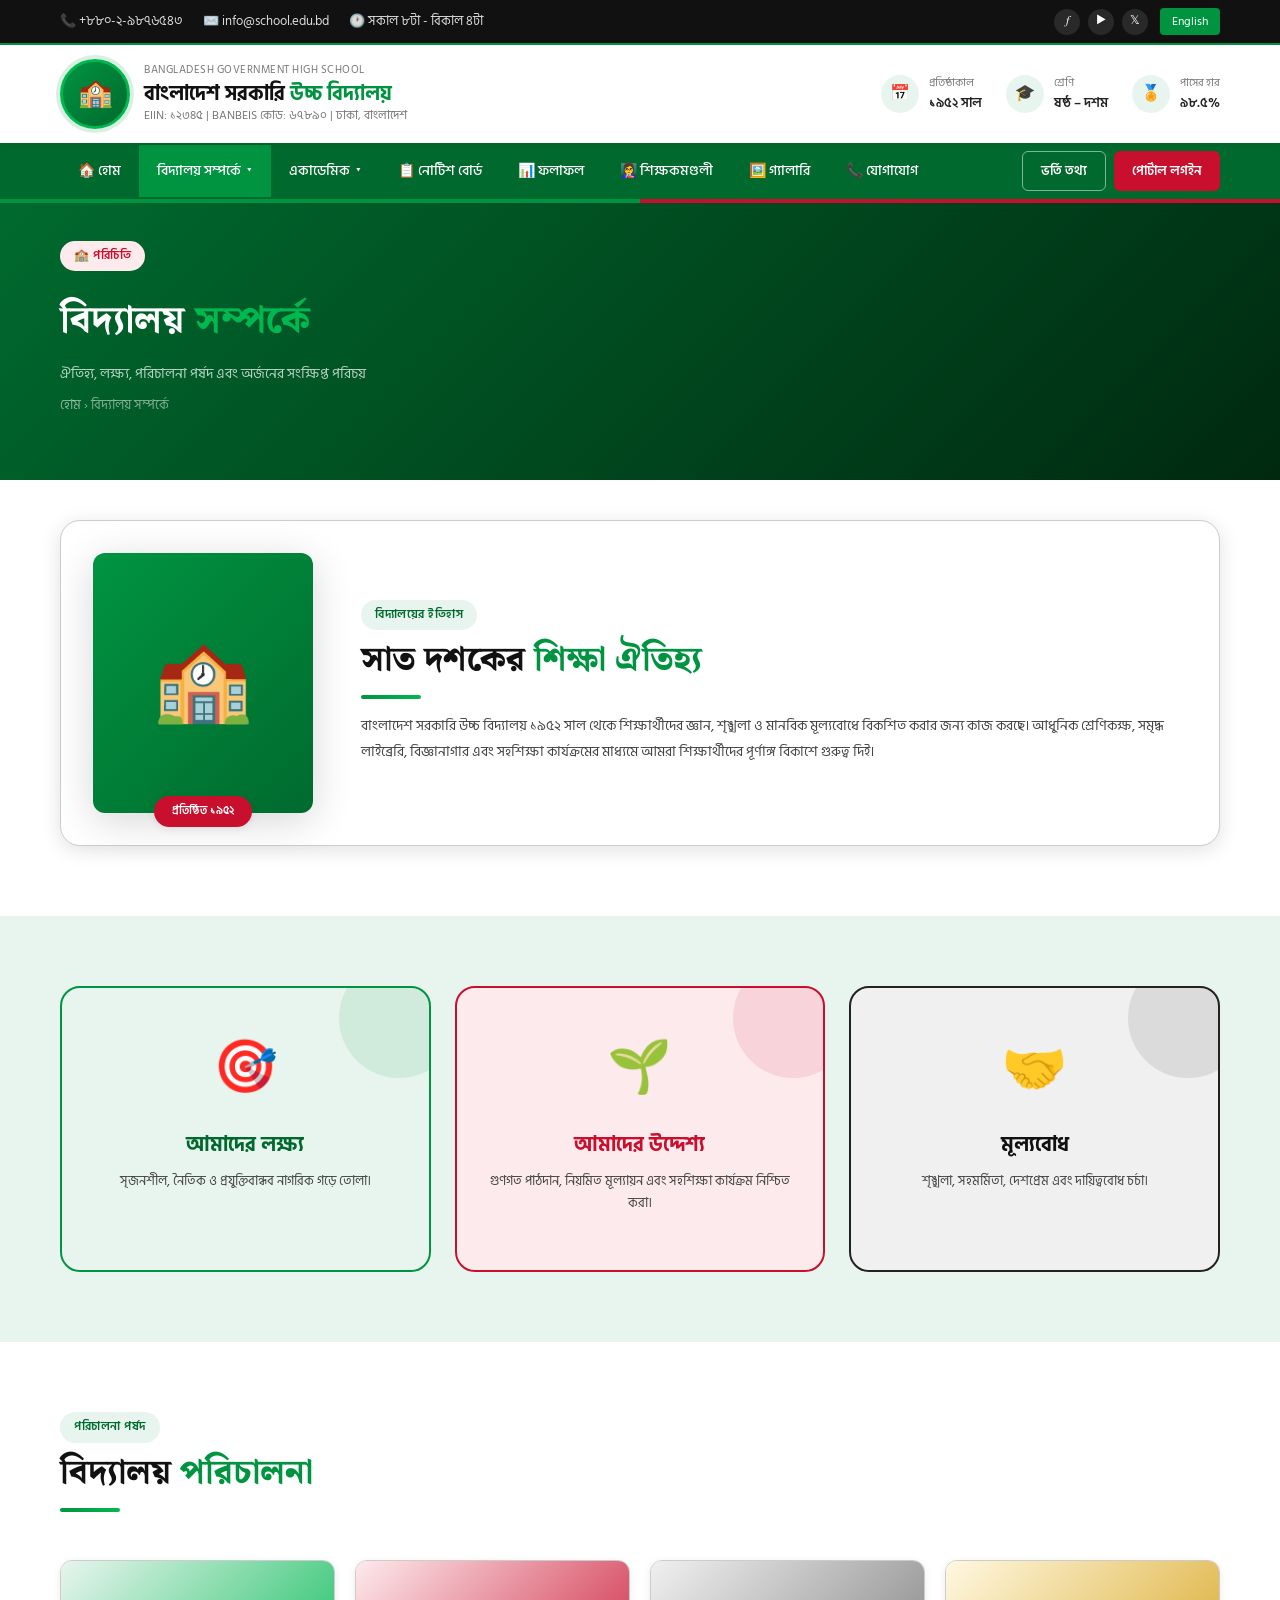
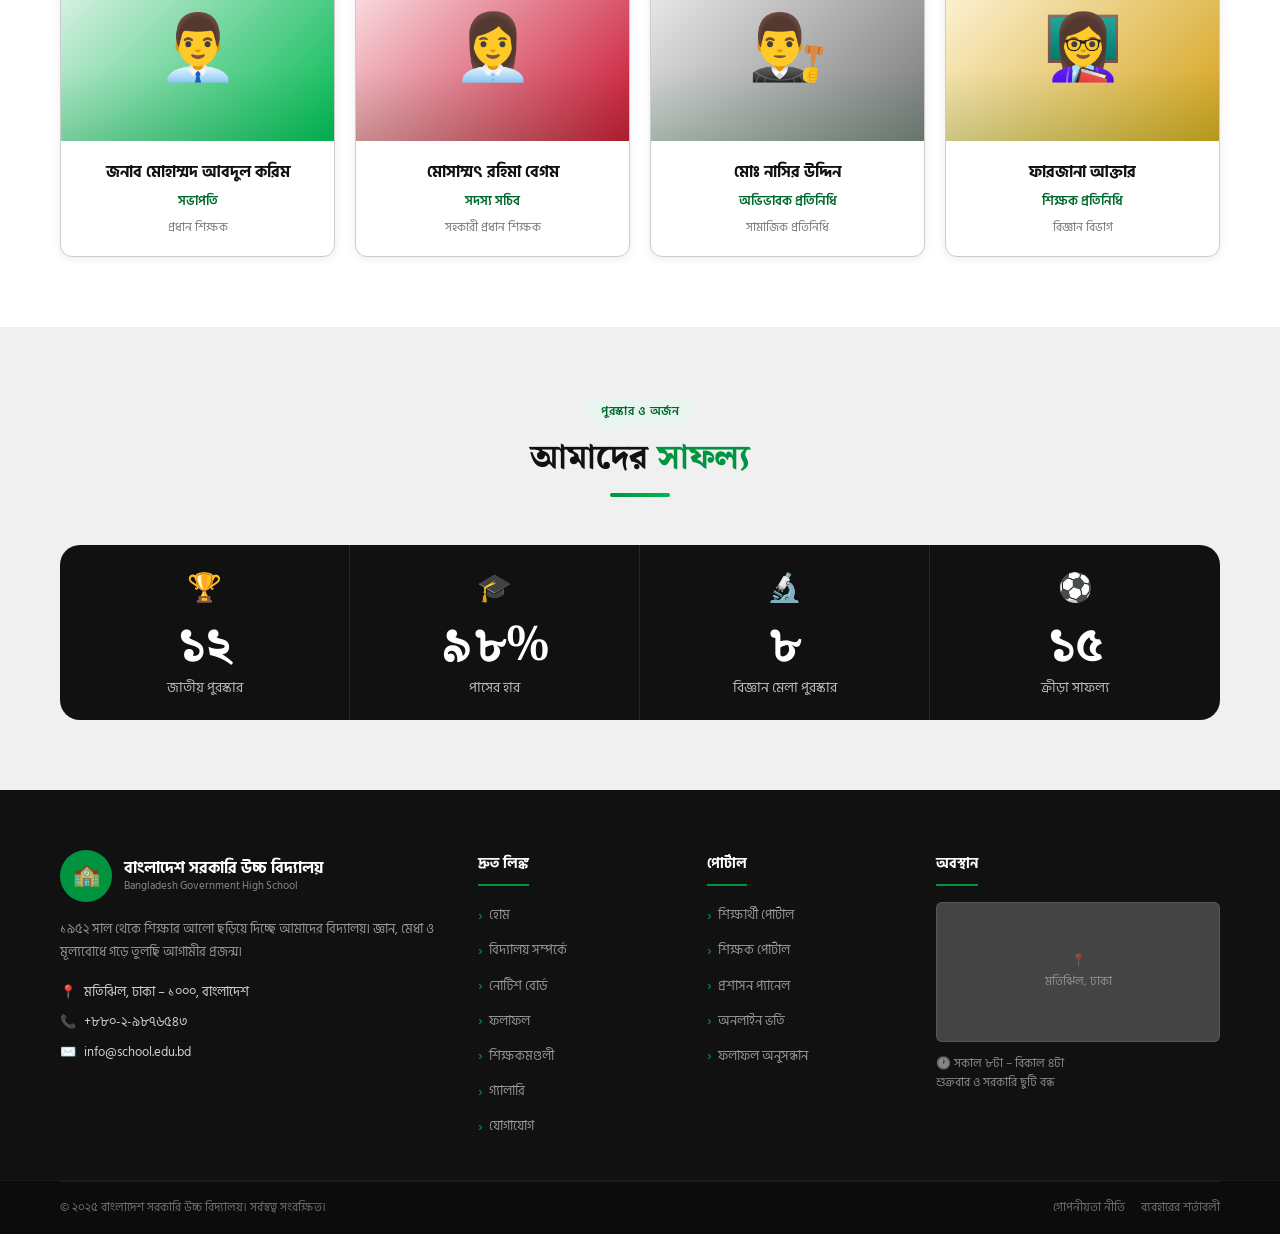
<file: pages/about.html>
<!DOCTYPE html>
<html lang="bn">
<head>
  <meta charset="UTF-8">
  <meta name="viewport" content="width=device-width, initial-scale=1.0">
  <title>বিদ্যালয় সম্পর্কে | বাংলাদেশ সরকারি উচ্চ বিদ্যালয়</title>
  <link rel="stylesheet" href="../asset/css/style.css">
  <link rel="stylesheet" href="../asset/css/home.css">
</head>
<body>
<div id="site-header"></div>

<div style="background:linear-gradient(135deg,var(--green-dark),#002910);padding:42px 0 64px;position:relative;overflow:hidden;">
  <div style="position:absolute;top:0;left:0;right:0;height:4px;background:linear-gradient(90deg,var(--green) 50%,var(--red) 50%);"></div>
  <div class="container">
    <div class="section-tag red">🏫 পরিচিতি</div>
    <h1 style="font-size:clamp(24px,4vw,38px);font-weight:800;color:#fff;font-family:'Noto Serif Bengali',sans-serif;margin:8px 0;">বিদ্যালয় <span style="color:var(--green-light);">সম্পর্কে</span></h1>
    <p style="color:rgba(255,255,255,0.72);font-size:14px;">ঐতিহ্য, লক্ষ্য, পরিচালনা পর্ষদ এবং অর্জনের সংক্ষিপ্ত পরিচয়</p>
    <div style="font-size:13px;color:rgba(255,255,255,0.5);margin-top:8px;"><a href="../index.html" style="color:rgba(255,255,255,0.55);">হোম</a> › বিদ্যালয় সম্পর্কে</div>
  </div>
</div>

<section class="section" style="margin-top:-30px;">
  <div class="container">
    <div class="principal-section" style="background:#fff;border:1px solid var(--grey-light);border-radius:var(--radius-lg);box-shadow:var(--shadow-md);padding:32px;">
      <div class="principal-photo-wrap">
        <div class="principal-photo">🏫</div>
        <div class="principal-badge">প্রতিষ্ঠিত ১৯৫২</div>
      </div>
      <div class="principal-msg">
        <div class="section-tag">বিদ্যালয়ের ইতিহাস</div>
        <h2 class="section-title">সাত দশকের <span>শিক্ষা ঐতিহ্য</span></h2>
        <div class="divider"></div>
        <p style="font-size:14px;color:var(--grey-dark);line-height:1.9;">বাংলাদেশ সরকারি উচ্চ বিদ্যালয় ১৯৫২ সাল থেকে শিক্ষার্থীদের জ্ঞান, শৃঙ্খলা ও মানবিক মূল্যবোধে বিকশিত করার জন্য কাজ করছে। আধুনিক শ্রেণিকক্ষ, সমৃদ্ধ লাইব্রেরি, বিজ্ঞানাগার এবং সহশিক্ষা কার্যক্রমের মাধ্যমে আমরা শিক্ষার্থীদের পূর্ণাঙ্গ বিকাশে গুরুত্ব দিই।</p>
      </div>
    </div>
  </div>
</section>

<section id="vision" class="section section-green">
  <div class="container">
    <div class="grid-3">
      <div class="portal-card student">
        <div class="portal-icon">🎯</div>
        <div class="portal-title">আমাদের লক্ষ্য</div>
        <p class="portal-desc">সৃজনশীল, নৈতিক ও প্রযুক্তিবান্ধব নাগরিক গড়ে তোলা।</p>
      </div>
      <div class="portal-card teacher">
        <div class="portal-icon">🌱</div>
        <div class="portal-title">আমাদের উদ্দেশ্য</div>
        <p class="portal-desc">গুণগত পাঠদান, নিয়মিত মূল্যায়ন এবং সহশিক্ষা কার্যক্রম নিশ্চিত করা।</p>
      </div>
      <div class="portal-card admin">
        <div class="portal-icon">🤝</div>
        <div class="portal-title">মূল্যবোধ</div>
        <p class="portal-desc">শৃঙ্খলা, সহমর্মিতা, দেশপ্রেম এবং দায়িত্ববোধ চর্চা।</p>
      </div>
    </div>
  </div>
</section>

<section id="committee" class="section">
  <div class="container">
    <div class="section-header">
      <div class="section-tag">পরিচালনা পর্ষদ</div>
      <h2 class="section-title">বিদ্যালয় <span>পরিচালনা</span></h2>
      <div class="divider"></div>
    </div>
    <div class="grid-4">
      <div class="teacher-card"><div class="teacher-photo">👨‍💼</div><div class="teacher-info"><div class="teacher-name">জনাব মোহাম্মদ আবদুল করিম</div><div class="teacher-designation">সভাপতি</div><div class="teacher-qual">প্রধান শিক্ষক</div></div></div>
      <div class="teacher-card"><div class="teacher-photo" style="background:linear-gradient(135deg,#fdeaed,#c8102e);">👩‍💼</div><div class="teacher-info"><div class="teacher-name">মোসাম্মৎ রহিমা বেগম</div><div class="teacher-designation">সদস্য সচিব</div><div class="teacher-qual">সহকারী প্রধান শিক্ষক</div></div></div>
      <div class="teacher-card"><div class="teacher-photo" style="background:linear-gradient(135deg,#f0f0f0,#777);">👨‍⚖️</div><div class="teacher-info"><div class="teacher-name">মোঃ নাসির উদ্দিন</div><div class="teacher-designation">অভিভাবক প্রতিনিধি</div><div class="teacher-qual">সামাজিক প্রতিনিধি</div></div></div>
      <div class="teacher-card"><div class="teacher-photo" style="background:linear-gradient(135deg,#fff8e1,#d4a017);">👩‍🏫</div><div class="teacher-info"><div class="teacher-name">ফারজানা আক্তার</div><div class="teacher-designation">শিক্ষক প্রতিনিধি</div><div class="teacher-qual">বিজ্ঞান বিভাগ</div></div></div>
    </div>
  </div>
</section>

<section id="awards" class="section section-alt">
  <div class="container">
    <div class="section-header text-center">
      <div class="section-tag" style="margin:0 auto 10px;">পুরস্কার ও অর্জন</div>
      <h2 class="section-title">আমাদের <span>সাফল্য</span></h2>
      <div class="divider center"></div>
    </div>
    <div class="stats-grid" style="background:var(--black);border-radius:var(--radius-lg);overflow:hidden;">
      <div class="stat-item"><div class="stat-icon">🏆</div><div class="stat-num">১২</div><div class="stat-label">জাতীয় পুরস্কার</div></div>
      <div class="stat-item"><div class="stat-icon">🎓</div><div class="stat-num">৯৮%</div><div class="stat-label">পাসের হার</div></div>
      <div class="stat-item"><div class="stat-icon">🔬</div><div class="stat-num">৮</div><div class="stat-label">বিজ্ঞান মেলা পুরস্কার</div></div>
      <div class="stat-item"><div class="stat-icon">⚽</div><div class="stat-num">১৫</div><div class="stat-label">ক্রীড়া সাফল্য</div></div>
    </div>
  </div>
</section>

<div id="site-footer"></div>
<script src="../asset/js/layout.js"></script>
<script src="../asset/js/main.js"></script>
</body>
</html>
</file>
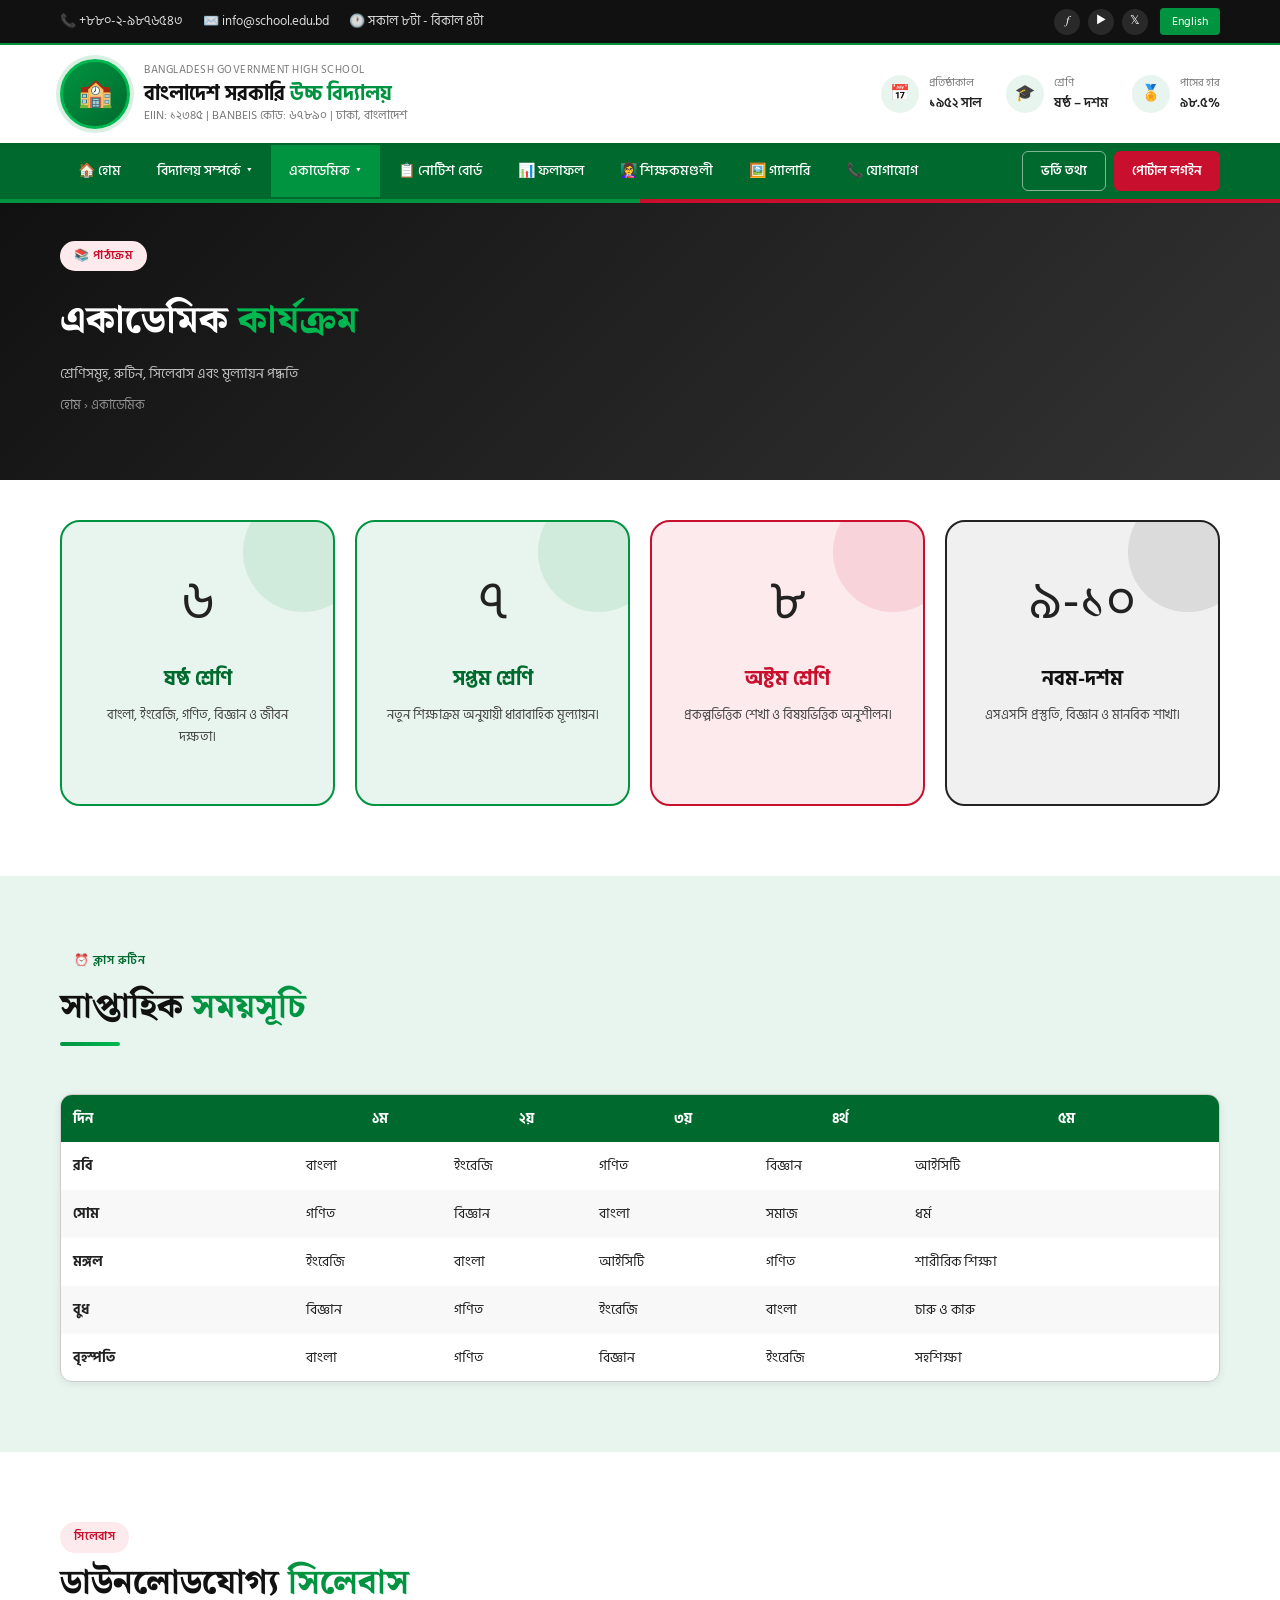
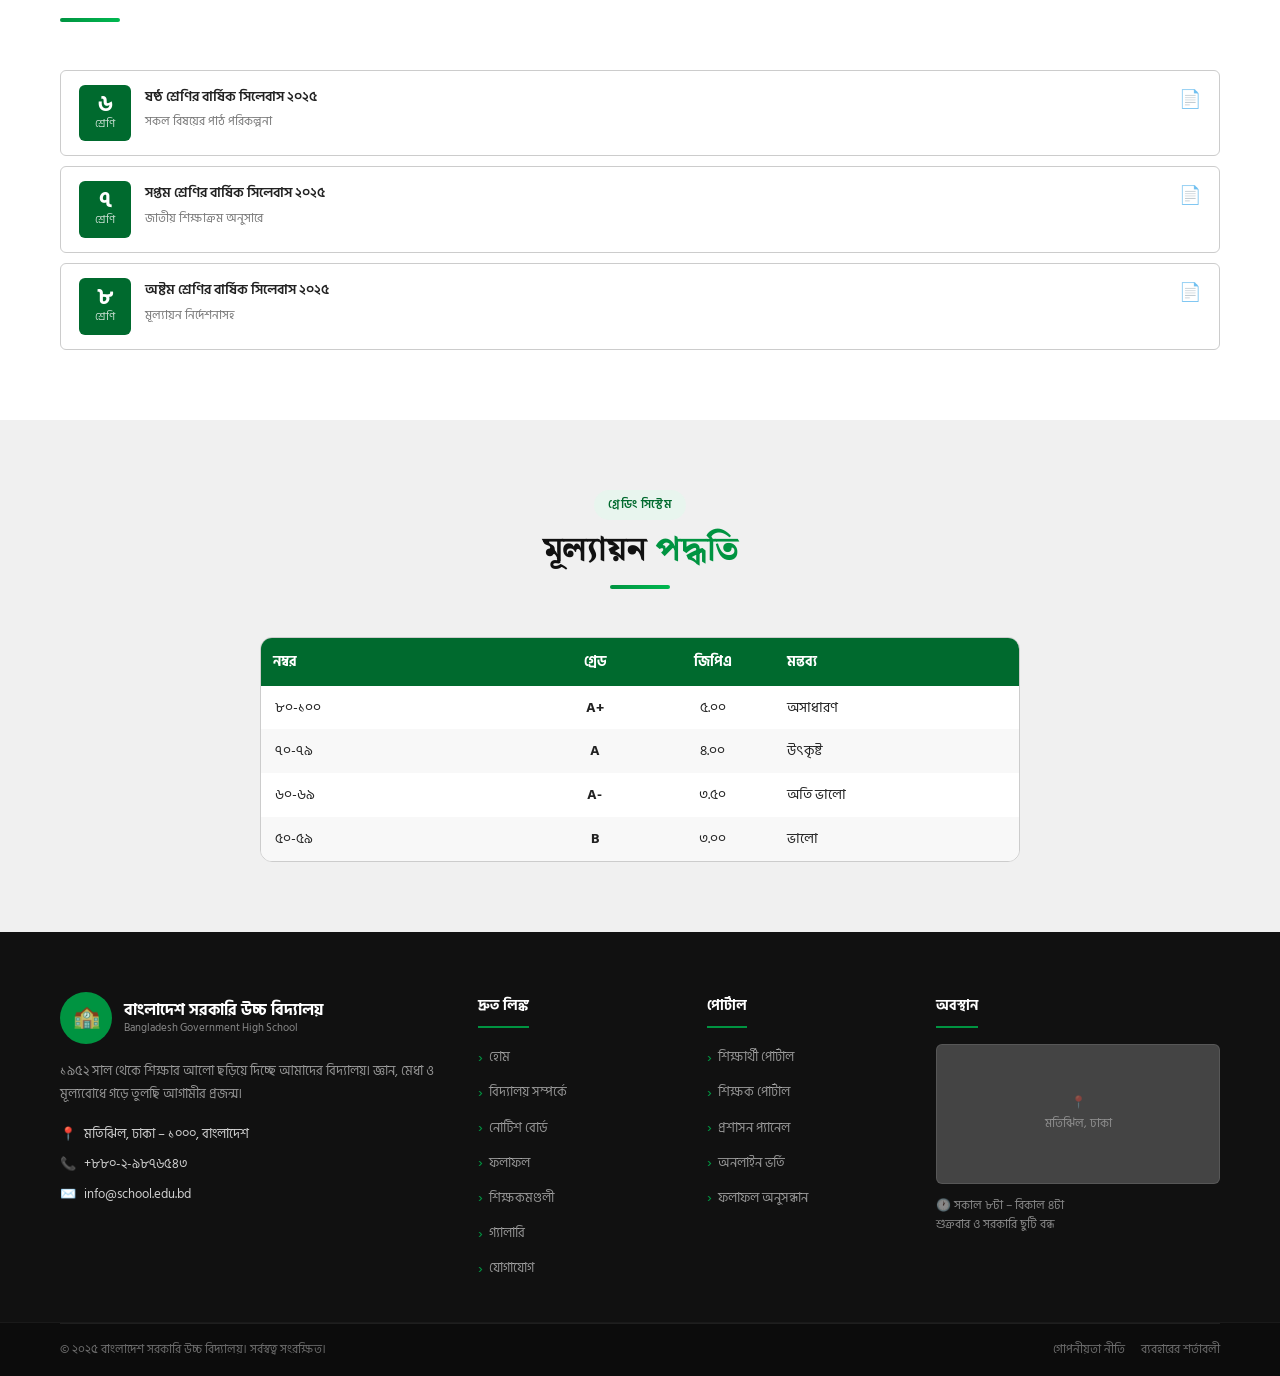
<file: pages/academic.html>
<!DOCTYPE html>
<html lang="bn">
<head>
  <meta charset="UTF-8">
  <meta name="viewport" content="width=device-width, initial-scale=1.0">
  <title>একাডেমিক | বাংলাদেশ সরকারি উচ্চ বিদ্যালয়</title>
  <link rel="stylesheet" href="../asset/css/style.css">
  <link rel="stylesheet" href="../asset/css/home.css">
</head>
<body>
<div id="site-header"></div>

<div style="background:linear-gradient(135deg,var(--black),#333);padding:42px 0 64px;position:relative;overflow:hidden;">
  <div style="position:absolute;top:0;left:0;right:0;height:4px;background:linear-gradient(90deg,var(--green) 50%,var(--red) 50%);"></div>
  <div class="container">
    <div class="section-tag red">📚 পাঠ্যক্রম</div>
    <h1 style="font-size:clamp(24px,4vw,38px);font-weight:800;color:#fff;font-family:'Noto Serif Bengali',sans-serif;margin:8px 0;">একাডেমিক <span style="color:var(--green-light);">কার্যক্রম</span></h1>
    <p style="color:rgba(255,255,255,0.72);font-size:14px;">শ্রেণিসমূহ, রুটিন, সিলেবাস এবং মূল্যায়ন পদ্ধতি</p>
    <div style="font-size:13px;color:rgba(255,255,255,0.5);margin-top:8px;"><a href="../index.html" style="color:rgba(255,255,255,0.55);">হোম</a> › একাডেমিক</div>
  </div>
</div>

<section class="section" style="margin-top:-30px;">
  <div class="container">
    <div class="grid-4">
      <div class="portal-card student"><div class="portal-icon">৬</div><div class="portal-title">ষষ্ঠ শ্রেণি</div><p class="portal-desc">বাংলা, ইংরেজি, গণিত, বিজ্ঞান ও জীবন দক্ষতা।</p></div>
      <div class="portal-card student"><div class="portal-icon">৭</div><div class="portal-title">সপ্তম শ্রেণি</div><p class="portal-desc">নতুন শিক্ষাক্রম অনুযায়ী ধারাবাহিক মূল্যায়ন।</p></div>
      <div class="portal-card teacher"><div class="portal-icon">৮</div><div class="portal-title">অষ্টম শ্রেণি</div><p class="portal-desc">প্রকল্পভিত্তিক শেখা ও বিষয়ভিত্তিক অনুশীলন।</p></div>
      <div class="portal-card admin"><div class="portal-icon">৯-১০</div><div class="portal-title">নবম-দশম</div><p class="portal-desc">এসএসসি প্রস্তুতি, বিজ্ঞান ও মানবিক শাখা।</p></div>
    </div>
  </div>
</section>

<section id="routine" class="section section-green">
  <div class="container">
    <div class="section-header">
      <div class="section-tag">⏰ ক্লাস রুটিন</div>
      <h2 class="section-title">সাপ্তাহিক <span>সময়সূচি</span></h2>
      <div class="divider"></div>
    </div>
    <div style="background:#fff;border:1px solid var(--grey-light);border-radius:var(--radius-md);overflow:auto;box-shadow:var(--shadow-sm);">
      <table style="width:100%;border-collapse:collapse;font-size:14px;min-width:680px;">
        <thead><tr style="background:var(--green-dark);color:#fff;"><th style="padding:12px;text-align:left;">দিন</th><th style="padding:12px;">১ম</th><th style="padding:12px;">২য়</th><th style="padding:12px;">৩য়</th><th style="padding:12px;">৪র্থ</th><th style="padding:12px;">৫ম</th></tr></thead>
        <tbody>
          <tr><td style="padding:12px;font-weight:700;">রবি</td><td>বাংলা</td><td>ইংরেজি</td><td>গণিত</td><td>বিজ্ঞান</td><td>আইসিটি</td></tr>
          <tr style="background:#f8f8f8;"><td style="padding:12px;font-weight:700;">সোম</td><td>গণিত</td><td>বিজ্ঞান</td><td>বাংলা</td><td>সমাজ</td><td>ধর্ম</td></tr>
          <tr><td style="padding:12px;font-weight:700;">মঙ্গল</td><td>ইংরেজি</td><td>বাংলা</td><td>আইসিটি</td><td>গণিত</td><td>শারীরিক শিক্ষা</td></tr>
          <tr style="background:#f8f8f8;"><td style="padding:12px;font-weight:700;">বুধ</td><td>বিজ্ঞান</td><td>গণিত</td><td>ইংরেজি</td><td>বাংলা</td><td>চারু ও কারু</td></tr>
          <tr><td style="padding:12px;font-weight:700;">বৃহস্পতি</td><td>বাংলা</td><td>গণিত</td><td>বিজ্ঞান</td><td>ইংরেজি</td><td>সহশিক্ষা</td></tr>
        </tbody>
      </table>
    </div>
  </div>
</section>

<section id="syllabus" class="section">
  <div class="container">
    <div class="section-header">
      <div class="section-tag red">সিলেবাস</div>
      <h2 class="section-title">ডাউনলোডযোগ্য <span>সিলেবাস</span></h2>
      <div class="divider"></div>
    </div>
    <div class="notice-list">
      <div class="notice-card"><div class="notice-date"><div class="notice-date-day">৬</div><div class="notice-date-month">শ্রেণি</div></div><div class="notice-body"><div class="notice-title-text">ষষ্ঠ শ্রেণির বার্ষিক সিলেবাস ২০২৫</div><div class="notice-meta">সকল বিষয়ের পাঠ পরিকল্পনা</div></div><span class="notice-pdf-icon">📄</span></div>
      <div class="notice-card"><div class="notice-date"><div class="notice-date-day">৭</div><div class="notice-date-month">শ্রেণি</div></div><div class="notice-body"><div class="notice-title-text">সপ্তম শ্রেণির বার্ষিক সিলেবাস ২০২৫</div><div class="notice-meta">জাতীয় শিক্ষাক্রম অনুসারে</div></div><span class="notice-pdf-icon">📄</span></div>
      <div class="notice-card"><div class="notice-date"><div class="notice-date-day">৮</div><div class="notice-date-month">শ্রেণি</div></div><div class="notice-body"><div class="notice-title-text">অষ্টম শ্রেণির বার্ষিক সিলেবাস ২০২৫</div><div class="notice-meta">মূল্যায়ন নির্দেশনাসহ</div></div><span class="notice-pdf-icon">📄</span></div>
    </div>
  </div>
</section>

<section id="grading" class="section section-alt">
  <div class="container">
    <div class="section-header text-center">
      <div class="section-tag" style="margin:0 auto 10px;">গ্রেডিং সিস্টেম</div>
      <h2 class="section-title">মূল্যায়ন <span>পদ্ধতি</span></h2>
      <div class="divider center"></div>
    </div>
    <div style="max-width:760px;margin:0 auto;border-radius:var(--radius-md);overflow:hidden;border:1px solid var(--grey-light);background:#fff;">
      <table style="width:100%;border-collapse:collapse;font-size:14px;">
        <thead><tr style="background:var(--green-dark);color:#fff;"><th style="padding:12px;text-align:left;">নম্বর</th><th>গ্রেড</th><th>জিপিএ</th><th style="text-align:left;">মন্তব্য</th></tr></thead>
        <tbody>
          <tr><td style="padding:10px 14px;">৮০-১০০</td><td style="text-align:center;font-weight:700;">A+</td><td style="text-align:center;">৫.০০</td><td>অসাধারণ</td></tr>
          <tr style="background:#f8f8f8;"><td style="padding:10px 14px;">৭০-৭৯</td><td style="text-align:center;font-weight:700;">A</td><td style="text-align:center;">৪.০০</td><td>উৎকৃষ্ট</td></tr>
          <tr><td style="padding:10px 14px;">৬০-৬৯</td><td style="text-align:center;font-weight:700;">A-</td><td style="text-align:center;">৩.৫০</td><td>অতি ভালো</td></tr>
          <tr style="background:#f8f8f8;"><td style="padding:10px 14px;">৫০-৫৯</td><td style="text-align:center;font-weight:700;">B</td><td style="text-align:center;">৩.০০</td><td>ভালো</td></tr>
        </tbody>
      </table>
    </div>
  </div>
</section>

<div id="site-footer"></div>
<script src="../asset/js/layout.js"></script>
<script src="../asset/js/main.js"></script>
</body>
</html>
</file>
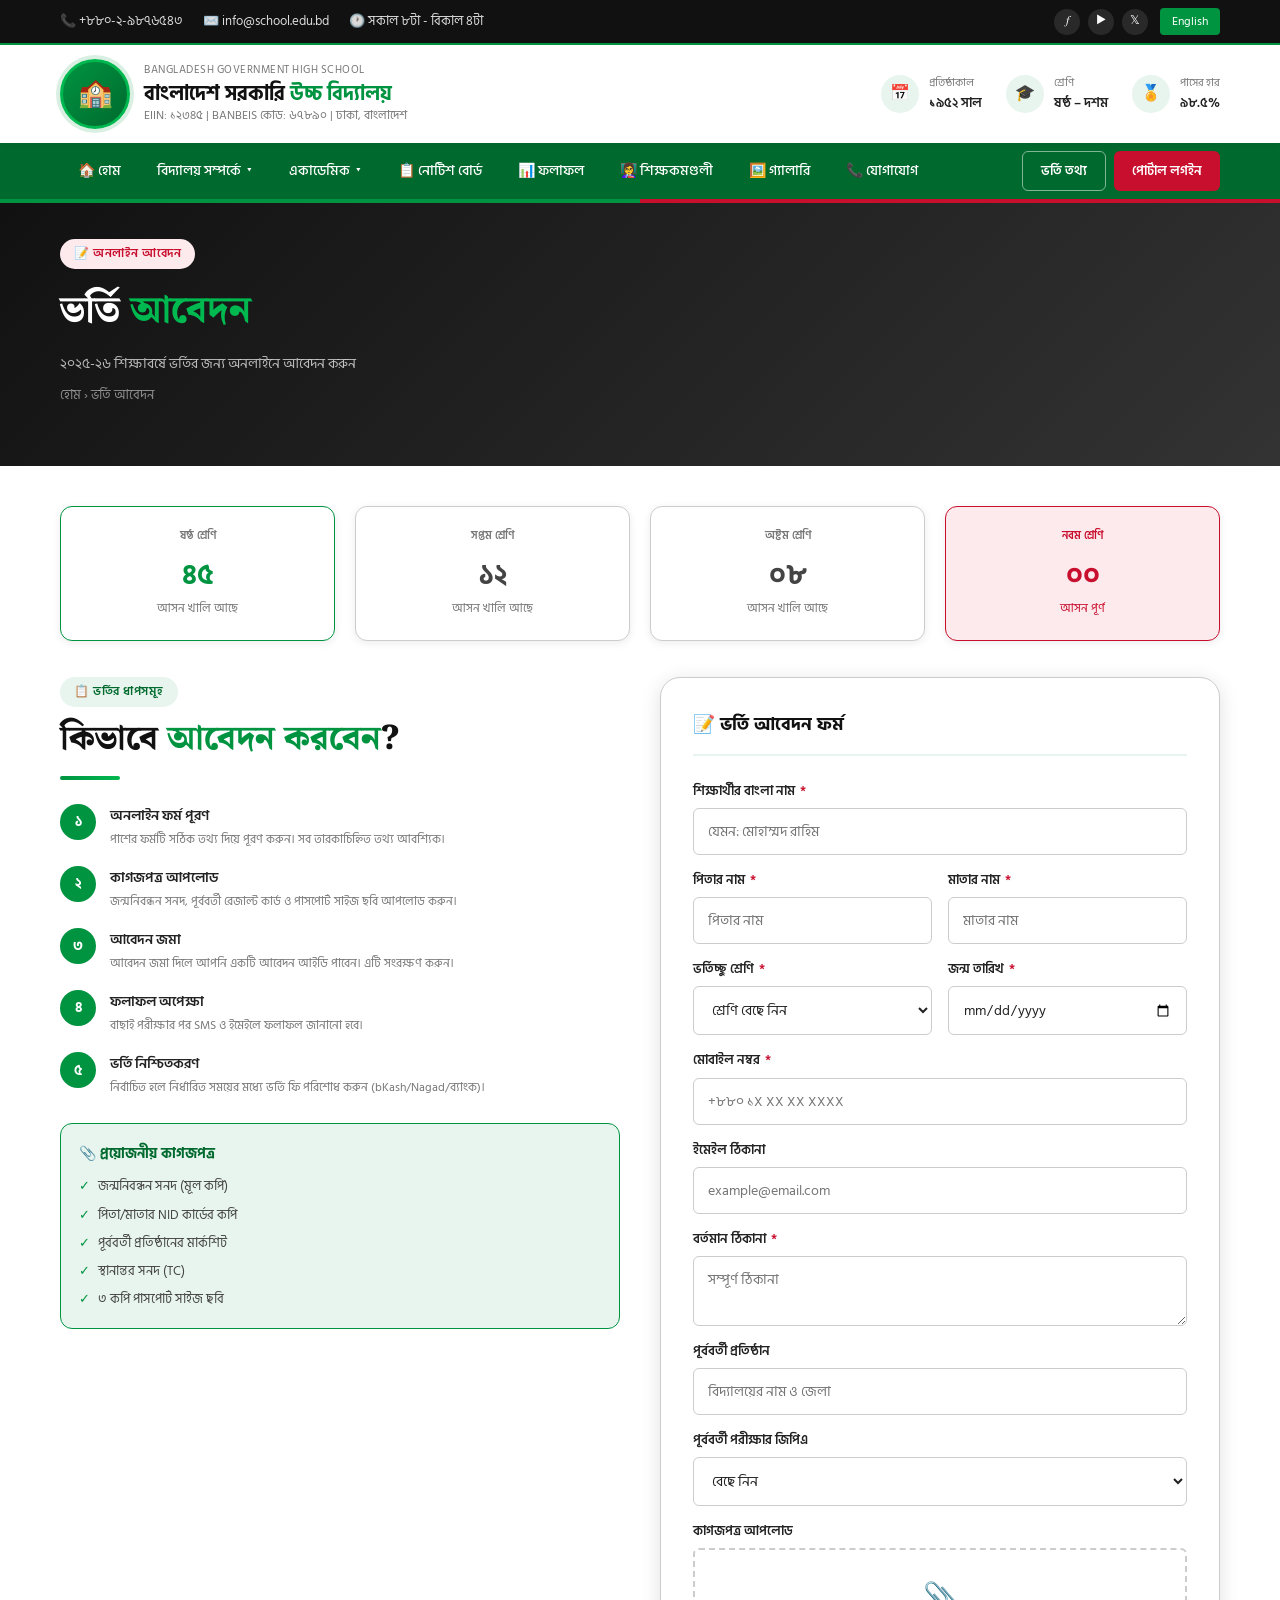
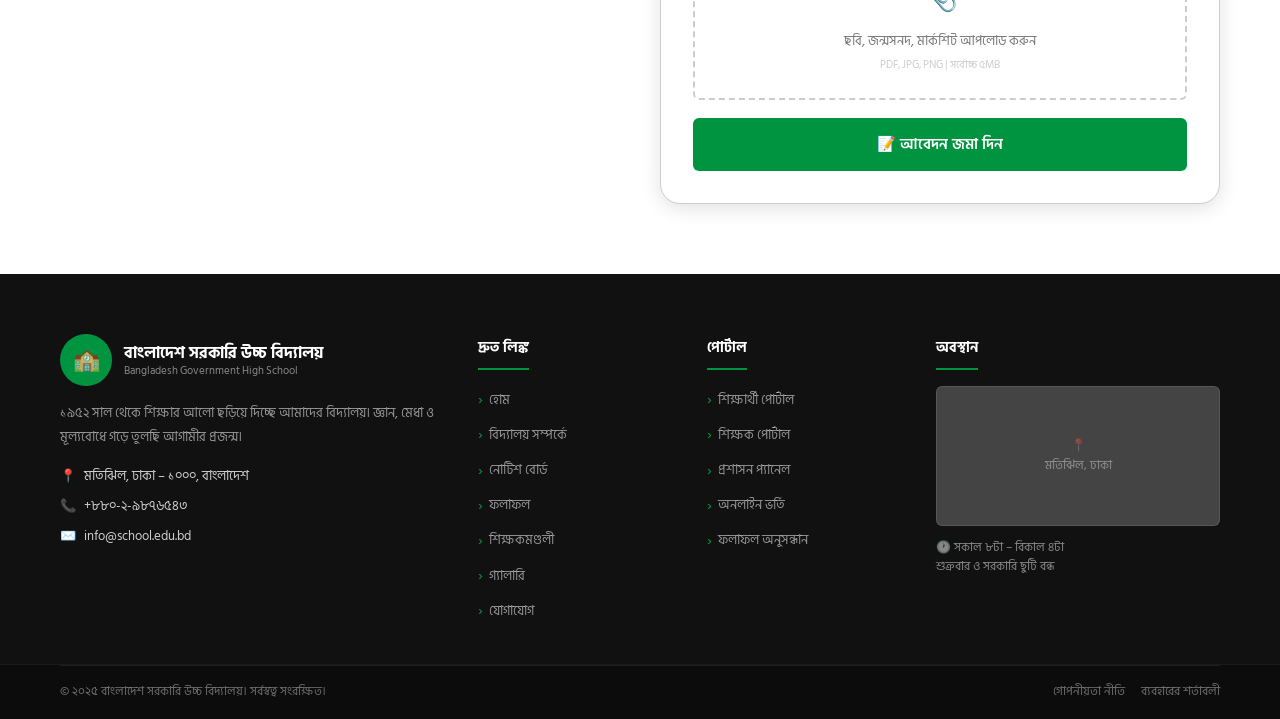
<file: pages/admission.html>
<!DOCTYPE html>
<html lang="bn">
<head>
  <meta charset="UTF-8">
  <meta name="viewport" content="width=device-width, initial-scale=1.0">
  <title>ভর্তি আবেদন | বাংলাদেশ সরকারি উচ্চ বিদ্যালয়</title>
  <link rel="stylesheet" href="../asset/css/style.css">
  <link rel="stylesheet" href="../asset/css/home.css">
</head>
<body>
<div id="site-header"></div>

<!-- PAGE HERO -->
<div style="background:linear-gradient(135deg,var(--black) 0%,#333 100%);padding:40px 0 60px;position:relative;overflow:hidden;">
  <div style="position:absolute;top:0;left:0;right:0;height:4px;background:linear-gradient(90deg,var(--green) 50%,var(--red) 50%);"></div>
  <div class="container">
    <div class="section-tag red" style="margin-bottom:10px;">📝 অনলাইন আবেদন</div>
    <h1 style="font-size:clamp(24px,4vw,38px);font-weight:800;color:#fff;font-family:'Noto Serif Bengali',sans-serif;margin-bottom:8px;">ভর্তি <span style="color:var(--green-light);">আবেদন</span></h1>
    <p style="color:rgba(255,255,255,0.7);font-size:14px;">২০২৫-২৬ শিক্ষাবর্ষে ভর্তির জন্য অনলাইনে আবেদন করুন</p>
    <div style="font-size:13px;color:rgba(255,255,255,0.5);margin-top:8px;">
      <a href="../index.html" style="color:rgba(255,255,255,0.5);">হোম</a> › ভর্তি আবেদন
    </div>
  </div>
</div>

<section class="section" style="margin-top:-30px;">
  <div class="container">
    <!-- Seat availability -->
    <div class="grid-4" style="margin-bottom:36px;">
      <div style="background:#fff;border:1.5px solid var(--green);border-radius:var(--radius-md);padding:20px;text-align:center;box-shadow:var(--shadow-sm);">
        <div style="font-size:11px;color:var(--grey);text-transform:uppercase;font-weight:600;margin-bottom:6px;">ষষ্ঠ শ্রেণি</div>
        <div style="font-size:28px;font-weight:800;color:var(--green);">৪৫</div>
        <div style="font-size:12px;color:var(--grey);">আসন খালি আছে</div>
      </div>
      <div style="background:#fff;border:1.5px solid #ccc;border-radius:var(--radius-md);padding:20px;text-align:center;box-shadow:var(--shadow-sm);">
        <div style="font-size:11px;color:var(--grey);text-transform:uppercase;font-weight:600;margin-bottom:6px;">সপ্তম শ্রেণি</div>
        <div style="font-size:28px;font-weight:800;color:var(--grey-dark);">১২</div>
        <div style="font-size:12px;color:var(--grey);">আসন খালি আছে</div>
      </div>
      <div style="background:#fff;border:1.5px solid #ccc;border-radius:var(--radius-md);padding:20px;text-align:center;box-shadow:var(--shadow-sm);">
        <div style="font-size:11px;color:var(--grey);text-transform:uppercase;font-weight:600;margin-bottom:6px;">অষ্টম শ্রেণি</div>
        <div style="font-size:28px;font-weight:800;color:var(--grey-dark);">০৮</div>
        <div style="font-size:12px;color:var(--grey);">আসন খালি আছে</div>
      </div>
      <div style="background:#fdeaed;border:1.5px solid var(--red);border-radius:var(--radius-md);padding:20px;text-align:center;box-shadow:var(--shadow-sm);">
        <div style="font-size:11px;color:var(--red);text-transform:uppercase;font-weight:600;margin-bottom:6px;">নবম শ্রেণি</div>
        <div style="font-size:28px;font-weight:800;color:var(--red);">০০</div>
        <div style="font-size:12px;color:var(--red);">আসন পূর্ণ</div>
      </div>
    </div>

    <div class="admission-wrap">
      <div class="admission-info">
        <div class="section-tag" style="margin-bottom:12px;">📋 ভর্তির ধাপসমূহ</div>
        <h2 class="section-title" style="margin-bottom:16px;">কিভাবে <span>আবেদন করবেন</span>?</h2>
        <div class="divider"></div>
        <div class="admission-steps" style="margin-top:24px;">
          <div class="step-item">
            <div class="step-num">১</div>
            <div class="step-text">
              <h4>অনলাইন ফর্ম পূরণ</h4>
              <p>পাশের ফর্মটি সঠিক তথ্য দিয়ে পূরণ করুন। সব তারকাচিহ্নিত তথ্য আবশ্যিক।</p>
            </div>
          </div>
          <div class="step-item">
            <div class="step-num">২</div>
            <div class="step-text">
              <h4>কাগজপত্র আপলোড</h4>
              <p>জন্মনিবন্ধন সনদ, পূর্ববর্তী রেজাল্ট কার্ড ও পাসপোর্ট সাইজ ছবি আপলোড করুন।</p>
            </div>
          </div>
          <div class="step-item">
            <div class="step-num">৩</div>
            <div class="step-text">
              <h4>আবেদন জমা</h4>
              <p>আবেদন জমা দিলে আপনি একটি আবেদন আইডি পাবেন। এটি সংরক্ষণ করুন।</p>
            </div>
          </div>
          <div class="step-item">
            <div class="step-num">৪</div>
            <div class="step-text">
              <h4>ফলাফল অপেক্ষা</h4>
              <p>বাছাই পরীক্ষার পর SMS ও ইমেইলে ফলাফল জানানো হবে।</p>
            </div>
          </div>
          <div class="step-item">
            <div class="step-num">৫</div>
            <div class="step-text">
              <h4>ভর্তি নিশ্চিতকরণ</h4>
              <p>নির্বাচিত হলে নির্ধারিত সময়ের মধ্যে ভর্তি ফি পরিশোধ করুন (bKash/Nagad/ব্যাংক)।</p>
            </div>
          </div>
        </div>

        <div style="background:var(--green-pale);border:1px solid var(--green);border-radius:var(--radius-md);padding:18px;margin-top:24px;">
          <h4 style="font-size:14px;font-weight:700;color:var(--green-dark);margin-bottom:10px;">📎 প্রয়োজনীয় কাগজপত্র</h4>
          <ul style="display:flex;flex-direction:column;gap:6px;">
            <li style="font-size:13px;color:var(--grey-dark);display:flex;align-items:center;gap:8px;"><span style="color:var(--green);">✓</span> জন্মনিবন্ধন সনদ (মূল কপি)</li>
            <li style="font-size:13px;color:var(--grey-dark);display:flex;align-items:center;gap:8px;"><span style="color:var(--green);">✓</span> পিতা/মাতার NID কার্ডের কপি</li>
            <li style="font-size:13px;color:var(--grey-dark);display:flex;align-items:center;gap:8px;"><span style="color:var(--green);">✓</span> পূর্ববর্তী প্রতিষ্ঠানের মার্কশিট</li>
            <li style="font-size:13px;color:var(--grey-dark);display:flex;align-items:center;gap:8px;"><span style="color:var(--green);">✓</span> স্থানান্তর সনদ (TC)</li>
            <li style="font-size:13px;color:var(--grey-dark);display:flex;align-items:center;gap:8px;"><span style="color:var(--green);">✓</span> ৩ কপি পাসপোর্ট সাইজ ছবি</li>
          </ul>
        </div>
      </div>

      <!-- Admission Form -->
      <div class="form-card">
        <div class="form-title">📝 ভর্তি আবেদন ফর্ম</div>
        <form id="admissionForm">
          <div style="display:flex;flex-direction:column;gap:14px;">
            <div class="form-group">
              <label class="form-label">শিক্ষার্থীর বাংলা নাম <span class="req">*</span></label>
              <input class="form-control" placeholder="যেমন: মোহাম্মদ রাহিম" required>
            </div>
            <div class="form-row">
              <div class="form-group">
                <label class="form-label">পিতার নাম <span class="req">*</span></label>
                <input class="form-control" placeholder="পিতার নাম" required>
              </div>
              <div class="form-group">
                <label class="form-label">মাতার নাম <span class="req">*</span></label>
                <input class="form-control" placeholder="মাতার নাম" required>
              </div>
            </div>
            <div class="form-row">
              <div class="form-group">
                <label class="form-label">ভর্তিচ্ছু শ্রেণি <span class="req">*</span></label>
                <select class="form-control" required>
                  <option value="">শ্রেণি বেছে নিন</option>
                  <option>ষষ্ঠ শ্রেণি</option>
                  <option>সপ্তম শ্রেণি</option>
                  <option>অষ্টম শ্রেণি</option>
                </select>
              </div>
              <div class="form-group">
                <label class="form-label">জন্ম তারিখ <span class="req">*</span></label>
                <input class="form-control" type="date" required>
              </div>
            </div>
            <div class="form-group">
              <label class="form-label">মোবাইল নম্বর <span class="req">*</span></label>
              <input class="form-control" placeholder="+৮৮০ ১X XX XX XXXX" required>
            </div>
            <div class="form-group">
              <label class="form-label">ইমেইল ঠিকানা</label>
              <input class="form-control" type="email" placeholder="example@email.com">
            </div>
            <div class="form-group">
              <label class="form-label">বর্তমান ঠিকানা <span class="req">*</span></label>
              <textarea class="form-control" rows="2" placeholder="সম্পূর্ণ ঠিকানা" required></textarea>
            </div>
            <div class="form-group">
              <label class="form-label">পূর্ববর্তী প্রতিষ্ঠান</label>
              <input class="form-control" placeholder="বিদ্যালয়ের নাম ও জেলা">
            </div>
            <div class="form-group">
              <label class="form-label">পূর্ববর্তী পরীক্ষার জিপিএ</label>
              <select class="form-control">
                <option value="">বেছে নিন</option>
                <option>৫.০০ (A+)</option>
                <option>৪.০০ (A)</option>
                <option>৩.৫০ (A-)</option>
                <option>৩.০০ (B)</option>
                <option>২.০০ (C)</option>
              </select>
            </div>
            <div style="display:flex;flex-direction:column;gap:6px;">
              <label class="form-label">কাগজপত্র আপলোড</label>
              <div style="border:2px dashed var(--grey-light);border-radius:var(--radius-sm);padding:24px;text-align:center;cursor:pointer;transition:border-color 0.2s;" onmouseover="this.style.borderColor='var(--green)'" onmouseout="this.style.borderColor='var(--grey-light)'">
                <div style="font-size:28px;margin-bottom:8px;">📎</div>
                <div style="font-size:13px;color:var(--grey);">ছবি, জন্মসনদ, মার্কশিট আপলোড করুন</div>
                <div style="font-size:11px;color:var(--grey-light);margin-top:4px;">PDF, JPG, PNG | সর্বোচ্চ ৫MB</div>
              </div>
            </div>
            <button type="submit" class="btn btn-primary btn-full" style="font-size:15px;padding:14px;margin-top:4px;">📝 আবেদন জমা দিন</button>
          </div>
        </form>
      </div>
    </div>
  </div>
</section>

<div id="site-footer"></div>

<style>.header.scrolled { box-shadow: 0 2px 20px rgba(0,0,0,0.15); }</style>
<script src="../asset/js/layout.js"></script>
<script src="../asset/js/main.js"></script>
</body>
</html>
</file>
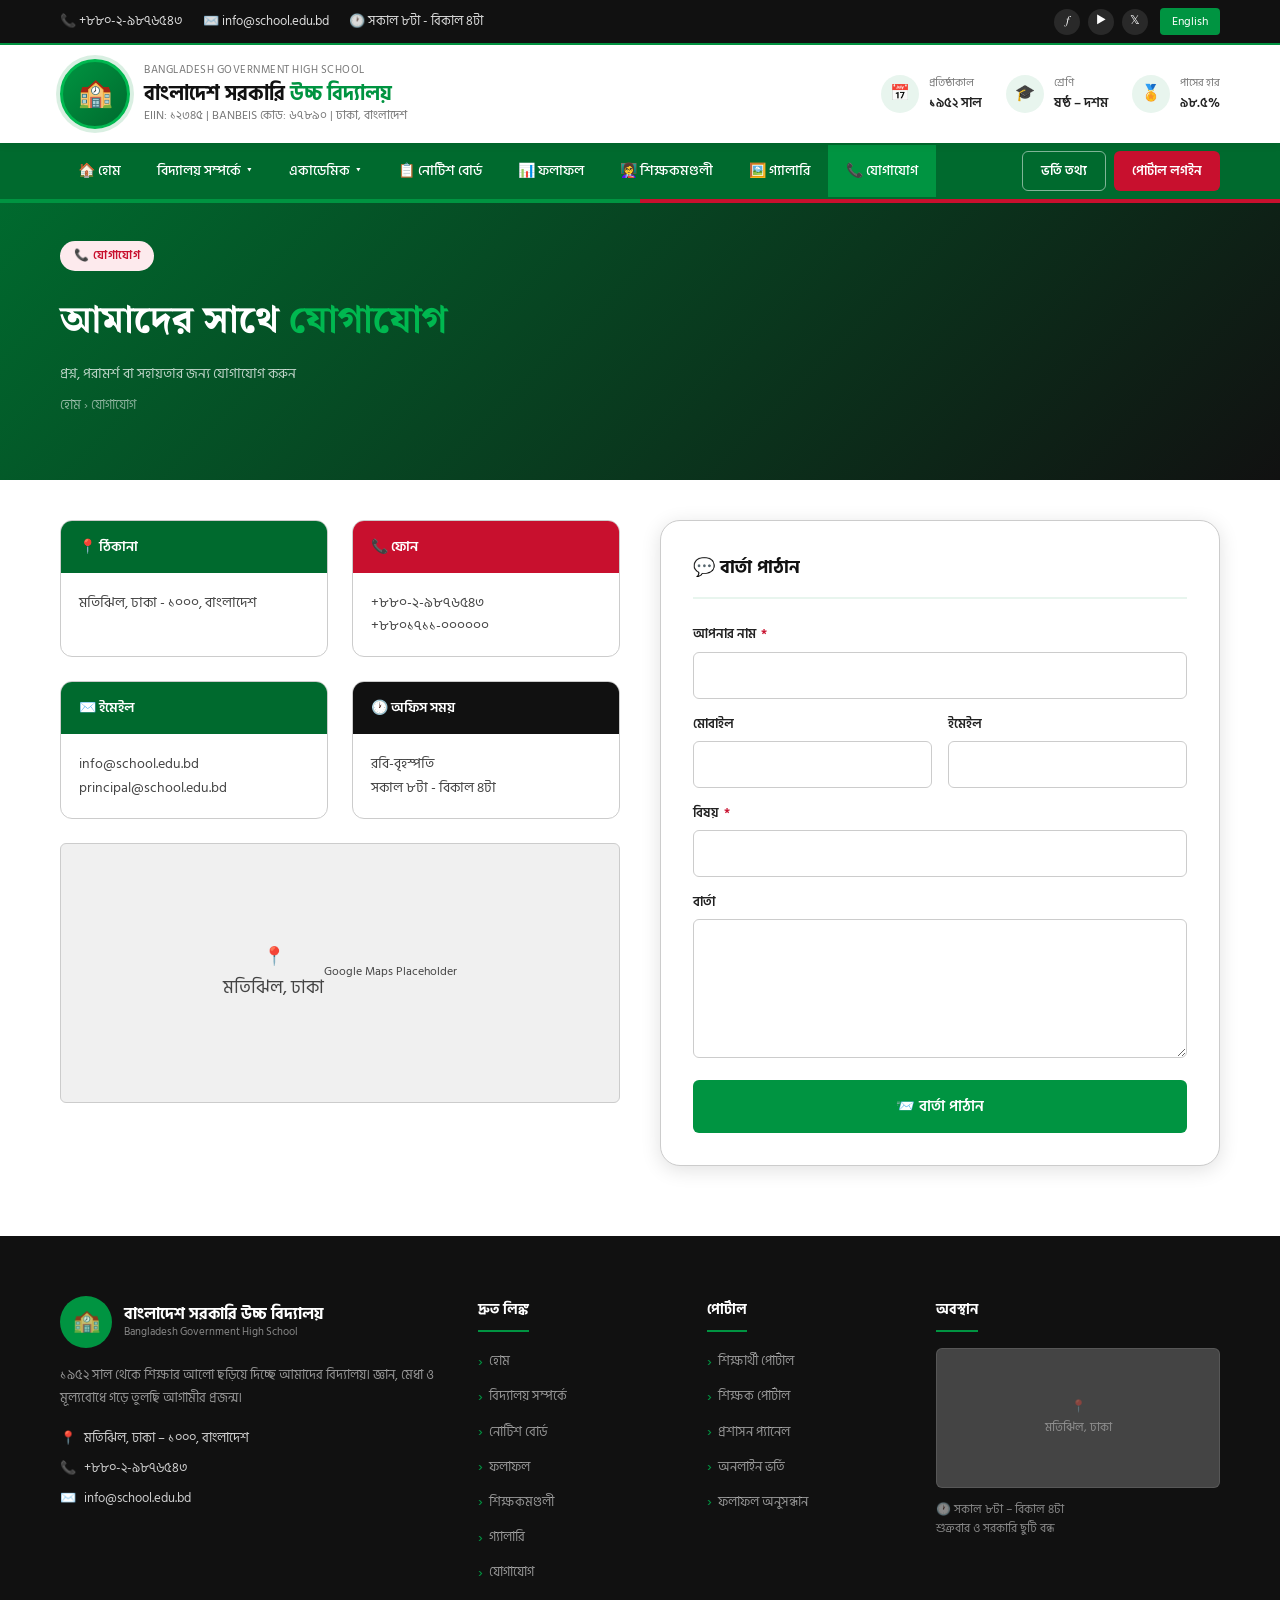
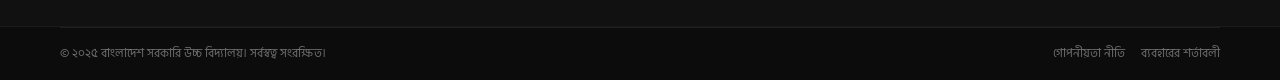
<file: pages/contact.html>
<!DOCTYPE html>
<html lang="bn">
<head>
  <meta charset="UTF-8">
  <meta name="viewport" content="width=device-width, initial-scale=1.0">
  <title>যোগাযোগ | বাংলাদেশ সরকারি উচ্চ বিদ্যালয়</title>
  <link rel="stylesheet" href="../asset/css/style.css">
  <link rel="stylesheet" href="../asset/css/home.css">
</head>
<body>
<div id="site-header"></div>

<div style="background:linear-gradient(135deg,var(--green-dark),var(--black));padding:42px 0 64px;position:relative;overflow:hidden;">
  <div style="position:absolute;top:0;left:0;right:0;height:4px;background:linear-gradient(90deg,var(--green) 50%,var(--red) 50%);"></div>
  <div class="container">
    <div class="section-tag red">📞 যোগাযোগ</div>
    <h1 style="font-size:clamp(24px,4vw,38px);font-weight:800;color:#fff;font-family:'Noto Serif Bengali',sans-serif;margin:8px 0;">আমাদের সাথে <span style="color:var(--green-light);">যোগাযোগ</span></h1>
    <p style="color:rgba(255,255,255,0.72);font-size:14px;">প্রশ্ন, পরামর্শ বা সহায়তার জন্য যোগাযোগ করুন</p>
    <div style="font-size:13px;color:rgba(255,255,255,0.5);margin-top:8px;"><a href="../index.html" style="color:rgba(255,255,255,0.55);">হোম</a> › যোগাযোগ</div>
  </div>
</div>

<section class="section" style="margin-top:-30px;">
  <div class="container">
    <div class="admission-wrap">
      <div>
        <div class="grid-2">
          <div class="event-widget"><div class="widget-header">📍 ঠিকানা</div><div style="padding:18px;font-size:14px;color:var(--grey-dark);">মতিঝিল, ঢাকা - ১০০০, বাংলাদেশ</div></div>
          <div class="event-widget"><div class="widget-header" style="background:var(--red);">📞 ফোন</div><div style="padding:18px;font-size:14px;color:var(--grey-dark);">+৮৮০-২-৯৮৭৬৫৪৩<br>+৮৮০১৭১১-০০০০০০</div></div>
          <div class="event-widget"><div class="widget-header">✉️ ইমেইল</div><div style="padding:18px;font-size:14px;color:var(--grey-dark);">info@school.edu.bd<br>principal@school.edu.bd</div></div>
          <div class="event-widget"><div class="widget-header" style="background:var(--black);">🕐 অফিস সময়</div><div style="padding:18px;font-size:14px;color:var(--grey-dark);">রবি-বৃহস্পতি<br>সকাল ৮টা - বিকাল ৪টা</div></div>
        </div>
        <div class="footer-map" style="height:260px;margin-top:24px;background:var(--grey-pale);color:var(--grey-dark);border-color:var(--grey-light);font-size:18px;">📍<br>মতিঝিল, ঢাকা<br><small style="font-size:12px;">Google Maps Placeholder</small></div>
      </div>
      <div class="form-card">
        <div class="form-title">💬 বার্তা পাঠান</div>
        <form>
          <div style="display:flex;flex-direction:column;gap:14px;">
            <div class="form-group"><label class="form-label">আপনার নাম <span class="req">*</span></label><input class="form-control" required></div>
            <div class="form-row"><div class="form-group"><label class="form-label">মোবাইল</label><input class="form-control"></div><div class="form-group"><label class="form-label">ইমেইল</label><input class="form-control" type="email"></div></div>
            <div class="form-group"><label class="form-label">বিষয় <span class="req">*</span></label><input class="form-control" required></div>
            <div class="form-group"><label class="form-label">বার্তা</label><textarea class="form-control" rows="5"></textarea></div>
            <button type="button" class="btn btn-primary btn-full">📨 বার্তা পাঠান</button>
          </div>
        </form>
      </div>
    </div>
  </div>
</section>

<div id="site-footer"></div>
<script src="../asset/js/layout.js"></script>
<script src="../asset/js/main.js"></script>
</body>
</html>
</file>
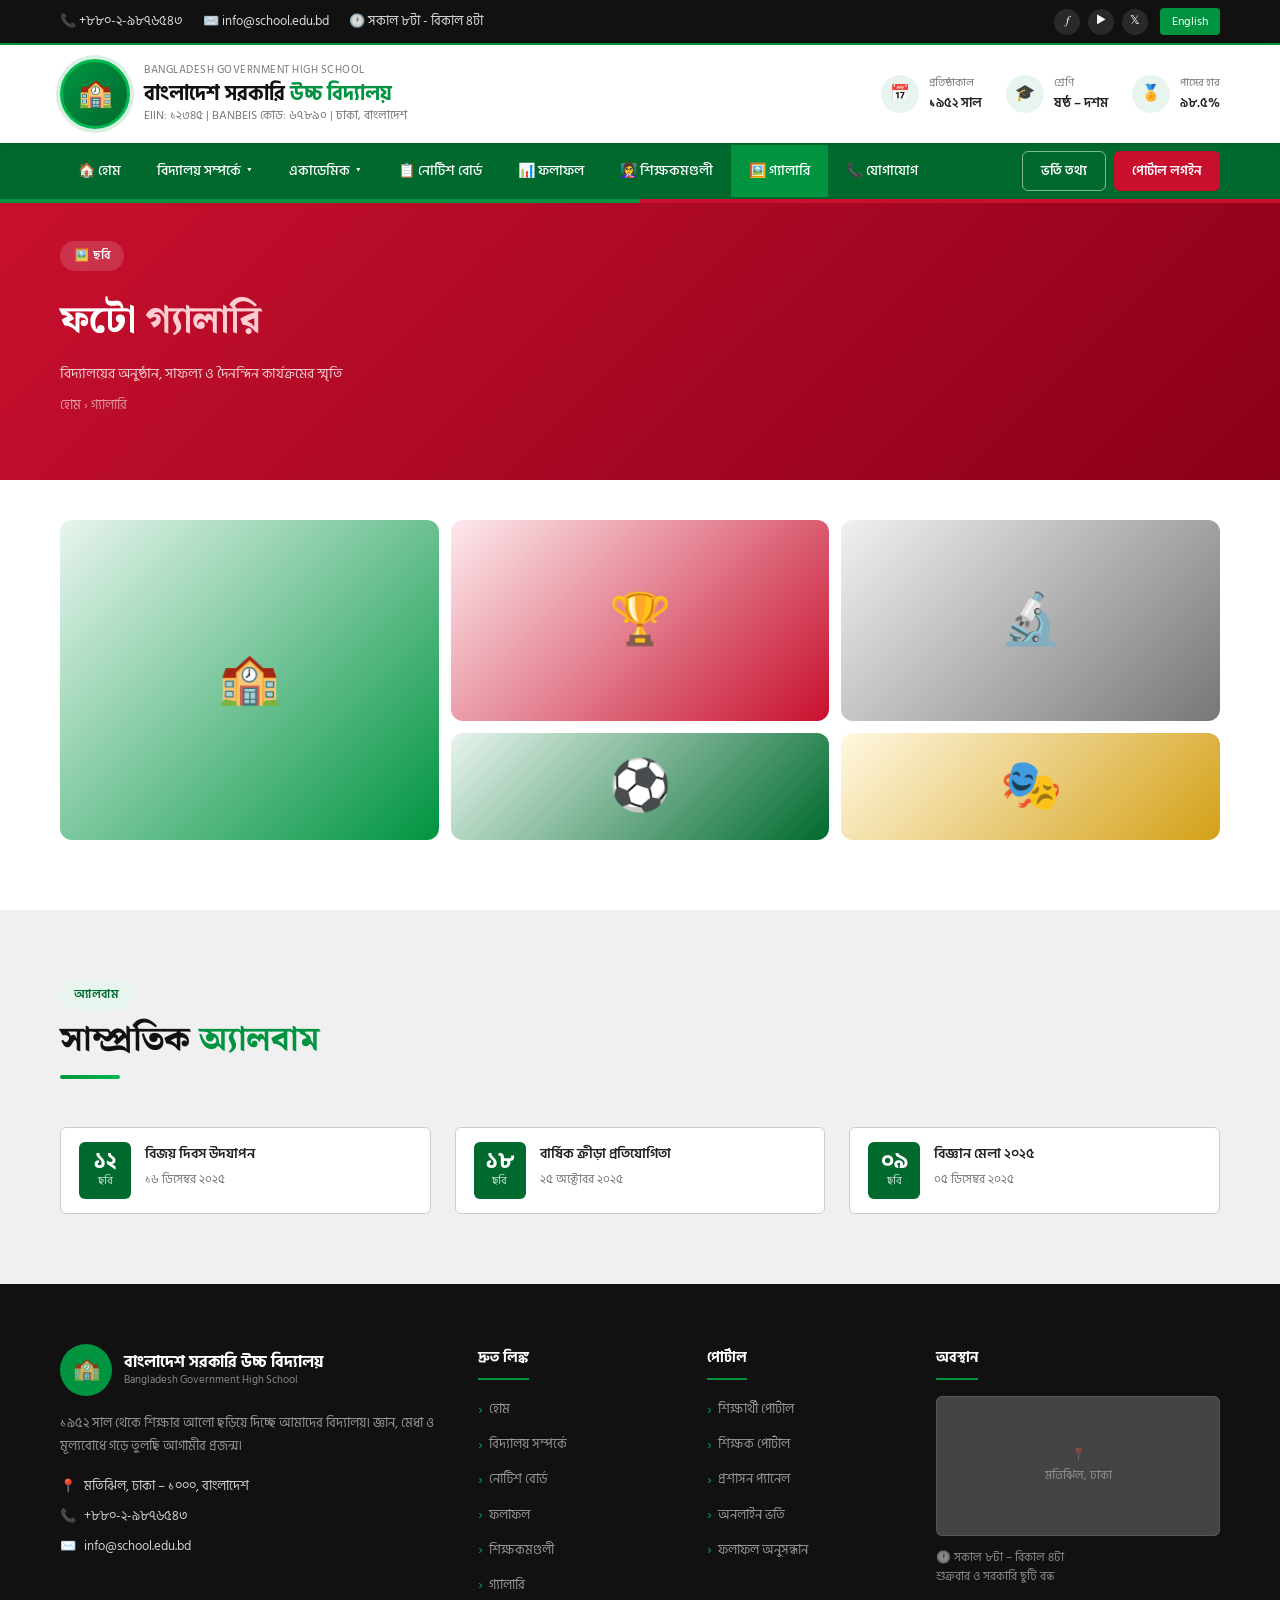
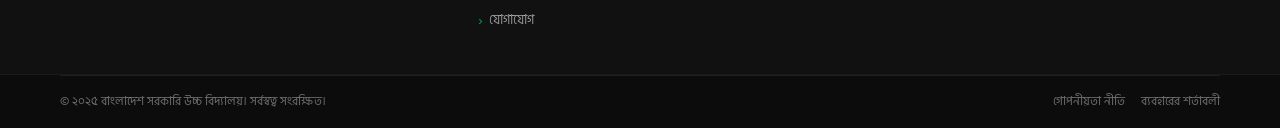
<file: pages/gallery.html>
<!DOCTYPE html>
<html lang="bn">
<head>
  <meta charset="UTF-8">
  <meta name="viewport" content="width=device-width, initial-scale=1.0">
  <title>গ্যালারি | বাংলাদেশ সরকারি উচ্চ বিদ্যালয়</title>
  <link rel="stylesheet" href="../asset/css/style.css">
  <link rel="stylesheet" href="../asset/css/home.css">
</head>
<body>
<div id="site-header"></div>

<div style="background:linear-gradient(135deg,var(--red),#8b0019);padding:42px 0 64px;position:relative;overflow:hidden;">
  <div style="position:absolute;top:0;left:0;right:0;height:4px;background:linear-gradient(90deg,var(--green) 50%,var(--red) 50%);"></div>
  <div class="container">
    <div class="section-tag" style="background:rgba(255,255,255,0.15);color:#fff;">🖼️ ছবি</div>
    <h1 style="font-size:clamp(24px,4vw,38px);font-weight:800;color:#fff;font-family:'Noto Serif Bengali',sans-serif;margin:8px 0;">ফটো <span style="color:#ffcdd2;">গ্যালারি</span></h1>
    <p style="color:rgba(255,255,255,0.78);font-size:14px;">বিদ্যালয়ের অনুষ্ঠান, সাফল্য ও দৈনন্দিন কার্যক্রমের স্মৃতি</p>
    <div style="font-size:13px;color:rgba(255,255,255,0.55);margin-top:8px;"><a href="../index.html" style="color:rgba(255,255,255,0.6);">হোম</a> › গ্যালারি</div>
  </div>
</div>

<section class="section" style="margin-top:-30px;">
  <div class="container">
    <div class="gallery-grid">
      <div class="gallery-item large" style="background:linear-gradient(135deg,#e8f5ee,#009441);"><div class="gallery-emoji">🏫</div><div class="gallery-overlay"><div style="font-size:28px;">📷</div><div>বিদ্যালয় ভবন</div></div></div>
      <div class="gallery-item tall" style="background:linear-gradient(135deg,#fdeaed,#c8102e);"><div class="gallery-emoji">🏆</div><div class="gallery-overlay"><div style="font-size:28px;">📷</div><div>পুরস্কার বিতরণী</div></div></div>
      <div class="gallery-item tall" style="background:linear-gradient(135deg,#f0f0f0,#777);"><div class="gallery-emoji">🔬</div><div class="gallery-overlay"><div style="font-size:28px;">📷</div><div>বিজ্ঞান মেলা</div></div></div>
      <div class="gallery-item" style="background:linear-gradient(135deg,#e8f5ee,#006a2e);"><div class="gallery-emoji">⚽</div><div class="gallery-overlay"><div style="font-size:28px;">📷</div><div>ক্রীড়া প্রতিযোগিতা</div></div></div>
      <div class="gallery-item" style="background:linear-gradient(135deg,#fff8e1,#d4a017);"><div class="gallery-emoji">🎭</div><div class="gallery-overlay"><div style="font-size:28px;">📷</div><div>সাংস্কৃতিক অনুষ্ঠান</div></div></div>
    </div>
  </div>
</section>

<section class="section section-alt">
  <div class="container">
    <div class="section-header">
      <div class="section-tag">অ্যালবাম</div>
      <h2 class="section-title">সাম্প্রতিক <span>অ্যালবাম</span></h2>
      <div class="divider"></div>
    </div>
    <div class="grid-3">
      <div class="notice-card"><div class="notice-date"><div class="notice-date-day">১২</div><div class="notice-date-month">ছবি</div></div><div class="notice-body"><div class="notice-title-text">বিজয় দিবস উদযাপন</div><div class="notice-meta">১৬ ডিসেম্বর ২০২৫</div></div></div>
      <div class="notice-card"><div class="notice-date"><div class="notice-date-day">১৮</div><div class="notice-date-month">ছবি</div></div><div class="notice-body"><div class="notice-title-text">বার্ষিক ক্রীড়া প্রতিযোগিতা</div><div class="notice-meta">২৫ অক্টোবর ২০২৫</div></div></div>
      <div class="notice-card"><div class="notice-date"><div class="notice-date-day">০৯</div><div class="notice-date-month">ছবি</div></div><div class="notice-body"><div class="notice-title-text">বিজ্ঞান মেলা ২০২৫</div><div class="notice-meta">০৫ ডিসেম্বর ২০২৫</div></div></div>
    </div>
  </div>
</section>

<div id="site-footer"></div>
<script src="../asset/js/layout.js"></script>
<script src="../asset/js/main.js"></script>
</body>
</html>
</file>
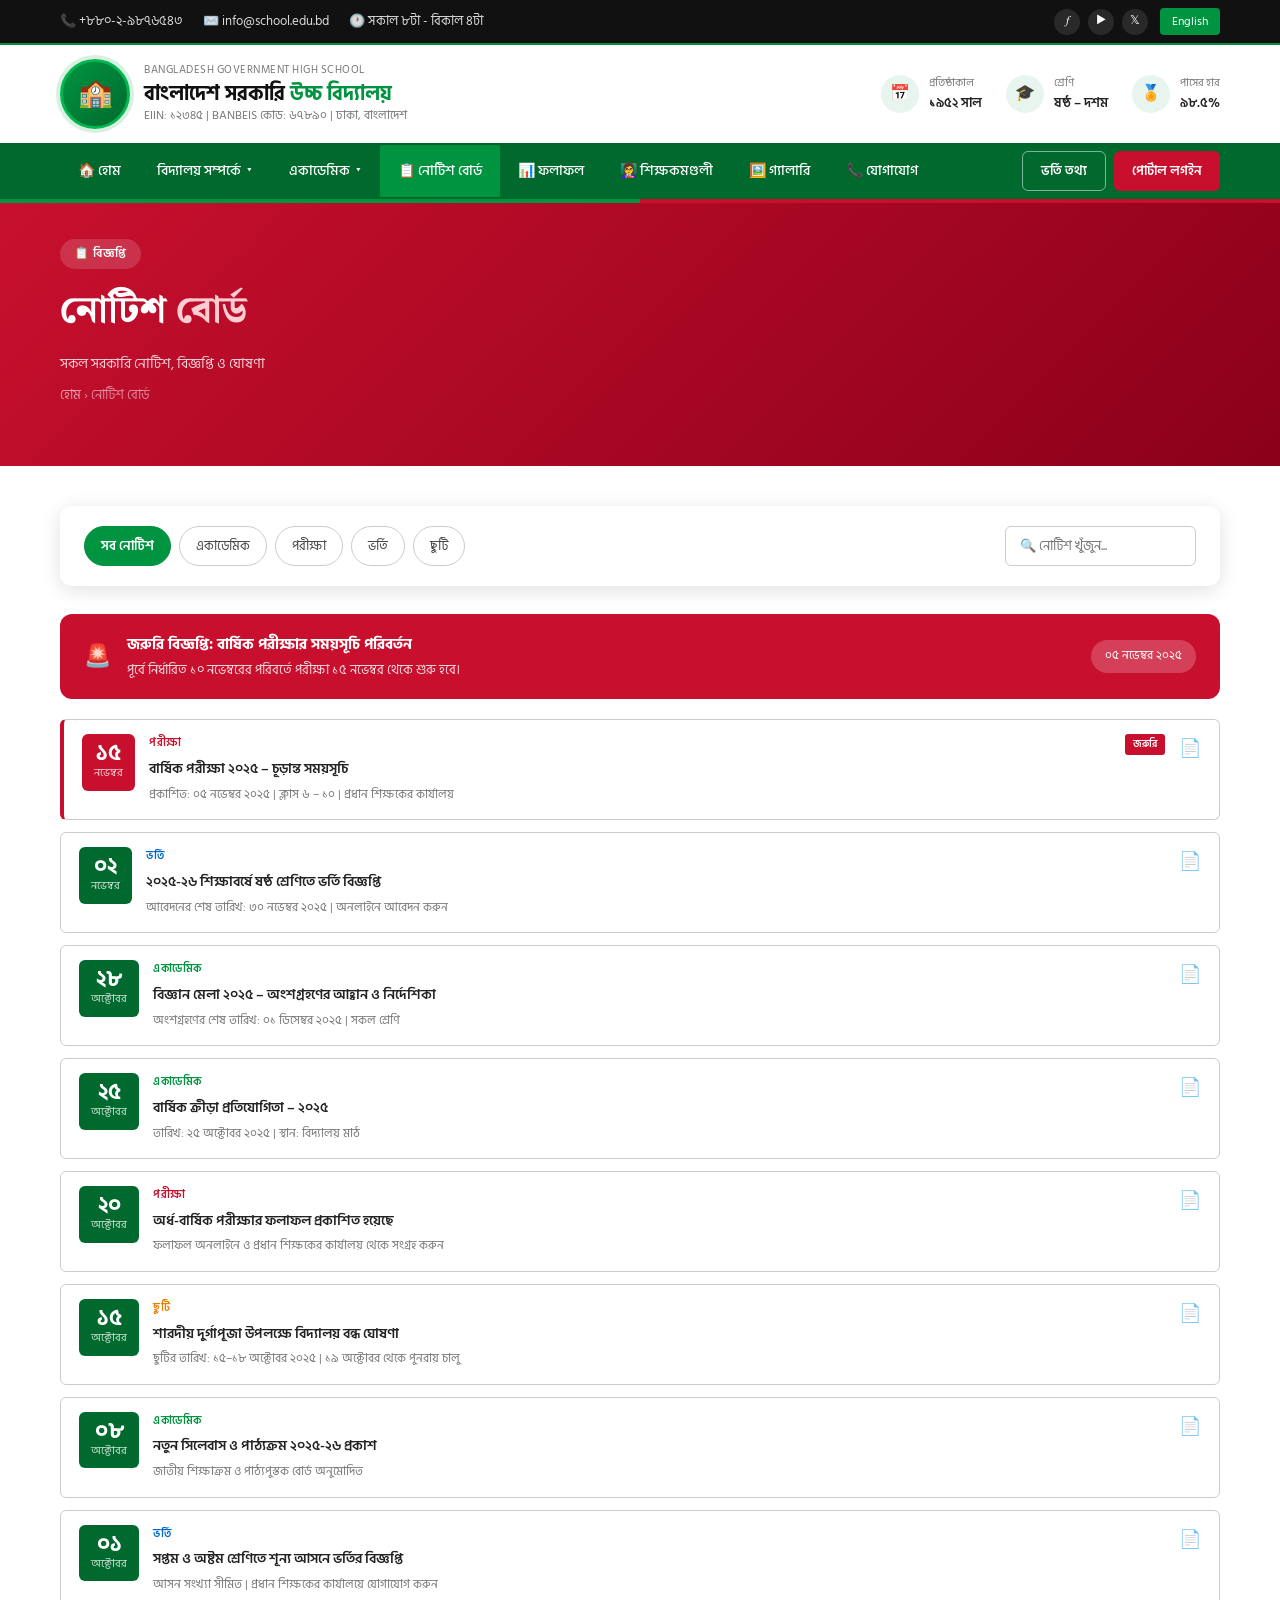
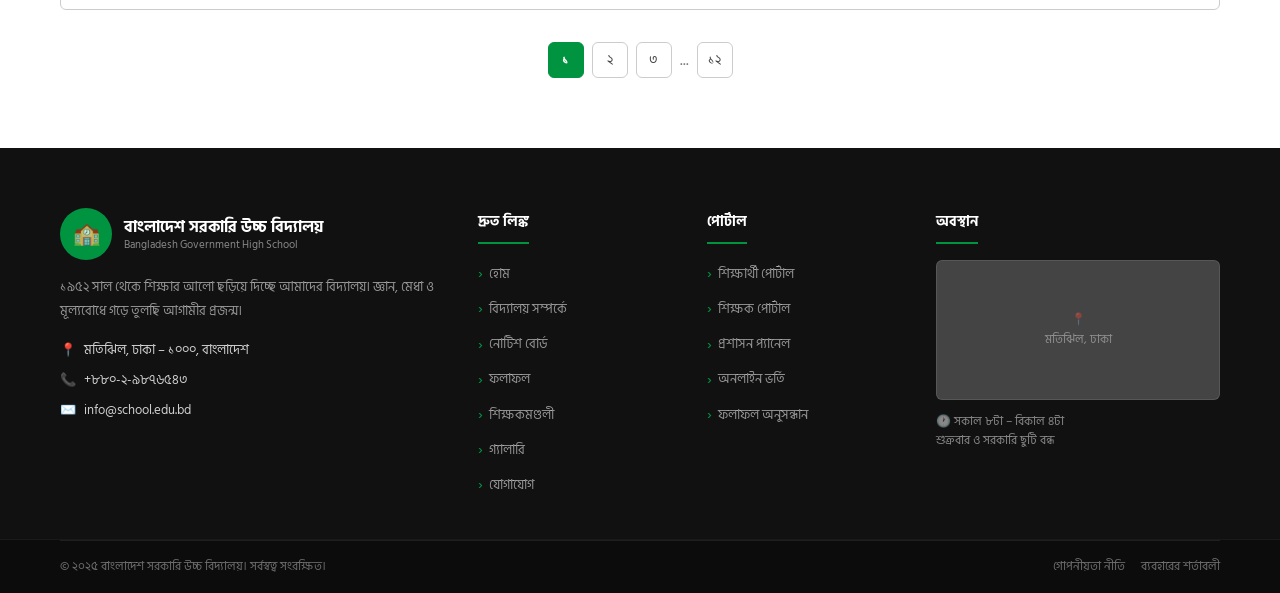
<file: pages/notice.html>
<!DOCTYPE html>
<html lang="bn">
<head>
  <meta charset="UTF-8">
  <meta name="viewport" content="width=device-width, initial-scale=1.0">
  <title>নোটিশ বোর্ড | বাংলাদেশ সরকারি উচ্চ বিদ্যালয়</title>
  <link rel="stylesheet" href="../asset/css/style.css">
  <link rel="stylesheet" href="../asset/css/home.css">
</head>
<body>
<div id="site-header"></div>

<!-- PAGE HERO -->
<div style="background:linear-gradient(135deg,var(--red) 0%,#8b0019 100%);padding:40px 0 60px;position:relative;overflow:hidden;">
  <div style="position:absolute;top:0;left:0;right:0;height:4px;background:linear-gradient(90deg,var(--green) 50%,var(--red) 50%);"></div>
  <div class="container">
    <div class="section-tag" style="background:rgba(255,255,255,0.15);color:#fff;margin-bottom:10px;">📋 বিজ্ঞপ্তি</div>
    <h1 style="font-size:clamp(24px,4vw,38px);font-weight:800;color:#fff;font-family:'Noto Serif Bengali',sans-serif;margin-bottom:8px;">নোটিশ <span style="color:#ffcdd2;">বোর্ড</span></h1>
    <p style="color:rgba(255,255,255,0.8);font-size:14px;">সকল সরকারি নোটিশ, বিজ্ঞপ্তি ও ঘোষণা</p>
    <div style="font-size:13px;color:rgba(255,255,255,0.5);margin-top:8px;">
      <a href="../index.html" style="color:rgba(255,255,255,0.6);">হোম</a> › নোটিশ বোর্ড
    </div>
  </div>
</div>

<section class="section" style="margin-top:-30px;">
  <div class="container">
    <!-- Filter Bar -->
    <div style="background:#fff;border-radius:var(--radius-md);padding:20px 24px;box-shadow:var(--shadow-md);margin-bottom:28px;display:flex;align-items:center;gap:12px;flex-wrap:wrap;justify-content:space-between;">
      <div style="display:flex;gap:8px;flex-wrap:wrap;">
        <button class="notice-filter-btn active" data-filter="all" style="padding:8px 16px;border-radius:20px;border:1.5px solid var(--green);background:var(--green);color:#fff;font-size:13px;cursor:pointer;font-family:'Hind Siliguri',sans-serif;font-weight:600;">সব নোটিশ</button>
        <button class="notice-filter-btn" data-filter="academic" style="padding:8px 16px;border-radius:20px;border:1.5px solid #ccc;background:#fff;color:#444;font-size:13px;cursor:pointer;font-family:'Hind Siliguri',sans-serif;">একাডেমিক</button>
        <button class="notice-filter-btn" data-filter="exam" style="padding:8px 16px;border-radius:20px;border:1.5px solid #ccc;background:#fff;color:#444;font-size:13px;cursor:pointer;font-family:'Hind Siliguri',sans-serif;">পরীক্ষা</button>
        <button class="notice-filter-btn" data-filter="admission" style="padding:8px 16px;border-radius:20px;border:1.5px solid #ccc;background:#fff;color:#444;font-size:13px;cursor:pointer;font-family:'Hind Siliguri',sans-serif;">ভর্তি</button>
        <button class="notice-filter-btn" data-filter="holiday" style="padding:8px 16px;border-radius:20px;border:1.5px solid #ccc;background:#fff;color:#444;font-size:13px;cursor:pointer;font-family:'Hind Siliguri',sans-serif;">ছুটি</button>
      </div>
      <input class="form-control" placeholder="🔍 নোটিশ খুঁজুন..." style="max-width:220px;font-size:13px;padding:8px 14px;">
    </div>

    <!-- Urgent Notice -->
    <div style="background:var(--red);color:#fff;border-radius:var(--radius-md);padding:18px 24px;margin-bottom:20px;display:flex;align-items:center;gap:16px;flex-wrap:wrap;">
      <span style="font-size:22px;">🚨</span>
      <div style="flex:1;">
        <div style="font-weight:700;font-size:15px;margin-bottom:2px;">জরুরি বিজ্ঞপ্তি: বার্ষিক পরীক্ষার সময়সূচি পরিবর্তন</div>
        <div style="font-size:13px;opacity:0.85;">পূর্বে নির্ধারিত ১০ নভেম্বরের পরিবর্তে পরীক্ষা ১৫ নভেম্বর থেকে শুরু হবে।</div>
      </div>
      <span style="background:rgba(255,255,255,0.2);padding:6px 14px;border-radius:20px;font-size:12px;white-space:nowrap;">০৫ নভেম্বর ২০২৫</span>
    </div>

    <!-- Notice List -->
    <div style="display:flex;flex-direction:column;gap:12px;">

      <div class="notice-card urgent" data-category="exam" style="display:flex;">
        <div class="notice-date" style="background:var(--red);">
          <div class="notice-date-day">১৫</div>
          <div class="notice-date-month">নভেম্বর</div>
        </div>
        <div class="notice-body">
          <div class="notice-category exam">পরীক্ষা</div>
          <div class="notice-title-text">বার্ষিক পরীক্ষা ২০২৫ – চূড়ান্ত সময়সূচি</div>
          <div class="notice-meta">প্রকাশিত: ০৫ নভেম্বর ২০২৫ | ক্লাস ৬ – ১০ | প্রধান শিক্ষকের কার্যালয়</div>
        </div>
        <span class="badge-urgent">জরুরি</span>
        <span class="notice-pdf-icon">📄</span>
      </div>

      <div class="notice-card" data-category="admission" style="display:flex;">
        <div class="notice-date">
          <div class="notice-date-day">০২</div>
          <div class="notice-date-month">নভেম্বর</div>
        </div>
        <div class="notice-body">
          <div class="notice-category admission">ভর্তি</div>
          <div class="notice-title-text">২০২৫-২৬ শিক্ষাবর্ষে ষষ্ঠ শ্রেণিতে ভর্তি বিজ্ঞপ্তি</div>
          <div class="notice-meta">আবেদনের শেষ তারিখ: ৩০ নভেম্বর ২০২৫ | অনলাইনে আবেদন করুন</div>
        </div>
        <span class="notice-pdf-icon">📄</span>
      </div>

      <div class="notice-card" data-category="academic" style="display:flex;">
        <div class="notice-date">
          <div class="notice-date-day">২৮</div>
          <div class="notice-date-month">অক্টোবর</div>
        </div>
        <div class="notice-body">
          <div class="notice-category academic">একাডেমিক</div>
          <div class="notice-title-text">বিজ্ঞান মেলা ২০২৫ – অংশগ্রহণের আহ্বান ও নির্দেশিকা</div>
          <div class="notice-meta">অংশগ্রহণের শেষ তারিখ: ০১ ডিসেম্বর ২০২৫ | সকল শ্রেণি</div>
        </div>
        <span class="notice-pdf-icon">📄</span>
      </div>

      <div class="notice-card" data-category="academic" style="display:flex;">
        <div class="notice-date">
          <div class="notice-date-day">২৫</div>
          <div class="notice-date-month">অক্টোবর</div>
        </div>
        <div class="notice-body">
          <div class="notice-category academic">একাডেমিক</div>
          <div class="notice-title-text">বার্ষিক ক্রীড়া প্রতিযোগিতা – ২০২৫</div>
          <div class="notice-meta">তারিখ: ২৫ অক্টোবর ২০২৫ | স্থান: বিদ্যালয় মাঠ</div>
        </div>
        <span class="notice-pdf-icon">📄</span>
      </div>

      <div class="notice-card" data-category="exam" style="display:flex;">
        <div class="notice-date">
          <div class="notice-date-day">২০</div>
          <div class="notice-date-month">অক্টোবর</div>
        </div>
        <div class="notice-body">
          <div class="notice-category exam">পরীক্ষা</div>
          <div class="notice-title-text">অর্ধ-বার্ষিক পরীক্ষার ফলাফল প্রকাশিত হয়েছে</div>
          <div class="notice-meta">ফলাফল অনলাইনে ও প্রধান শিক্ষকের কার্যালয় থেকে সংগ্রহ করুন</div>
        </div>
        <span class="notice-pdf-icon">📄</span>
      </div>

      <div class="notice-card" data-category="holiday" style="display:flex;">
        <div class="notice-date">
          <div class="notice-date-day">১৫</div>
          <div class="notice-date-month">অক্টোবর</div>
        </div>
        <div class="notice-body">
          <div class="notice-category holiday" style="color:#e67e00;">ছুটি</div>
          <div class="notice-title-text">শারদীয় দুর্গাপূজা উপলক্ষে বিদ্যালয় বন্ধ ঘোষণা</div>
          <div class="notice-meta">ছুটির তারিখ: ১৫–১৮ অক্টোবর ২০২৫ | ১৯ অক্টোবর থেকে পুনরায় চালু</div>
        </div>
        <span class="notice-pdf-icon">📄</span>
      </div>

      <div class="notice-card" data-category="academic" style="display:flex;">
        <div class="notice-date">
          <div class="notice-date-day">০৮</div>
          <div class="notice-date-month">অক্টোবর</div>
        </div>
        <div class="notice-body">
          <div class="notice-category academic">একাডেমিক</div>
          <div class="notice-title-text">নতুন সিলেবাস ও পাঠ্যক্রম ২০২৫-২৬ প্রকাশ</div>
          <div class="notice-meta">জাতীয় শিক্ষাক্রম ও পাঠ্যপুস্তক বোর্ড অনুমোদিত</div>
        </div>
        <span class="notice-pdf-icon">📄</span>
      </div>

      <div class="notice-card" data-category="admission" style="display:flex;">
        <div class="notice-date">
          <div class="notice-date-day">০১</div>
          <div class="notice-date-month">অক্টোবর</div>
        </div>
        <div class="notice-body">
          <div class="notice-category admission">ভর্তি</div>
          <div class="notice-title-text">সপ্তম ও অষ্টম শ্রেণিতে শূন্য আসনে ভর্তির বিজ্ঞপ্তি</div>
          <div class="notice-meta">আসন সংখ্যা সীমিত | প্রধান শিক্ষকের কার্যালয়ে যোগাযোগ করুন</div>
        </div>
        <span class="notice-pdf-icon">📄</span>
      </div>

    </div>

    <!-- Pagination -->
    <div style="display:flex;justify-content:center;gap:8px;margin-top:32px;">
      <button style="width:36px;height:36px;border-radius:6px;border:1.5px solid var(--green);background:var(--green);color:#fff;cursor:pointer;font-family:'Hind Siliguri',sans-serif;font-weight:600;">১</button>
      <button style="width:36px;height:36px;border-radius:6px;border:1.5px solid #ccc;background:#fff;color:#444;cursor:pointer;font-family:'Hind Siliguri',sans-serif;">২</button>
      <button style="width:36px;height:36px;border-radius:6px;border:1.5px solid #ccc;background:#fff;color:#444;cursor:pointer;font-family:'Hind Siliguri',sans-serif;">৩</button>
      <span style="line-height:36px;color:#777;">...</span>
      <button style="width:36px;height:36px;border-radius:6px;border:1.5px solid #ccc;background:#fff;color:#444;cursor:pointer;font-family:'Hind Siliguri',sans-serif;">১২</button>
    </div>
  </div>
</section>

<div id="site-footer"></div>

<style>
.notice-filter-btn.active { background: var(--green) !important; color: #fff !important; border-color: var(--green) !important; }
.header.scrolled { box-shadow: 0 2px 20px rgba(0,0,0,0.15); }
</style>
<script src="../asset/js/layout.js"></script>
<script src="../asset/js/main.js"></script>
</body>
</html>
</file>
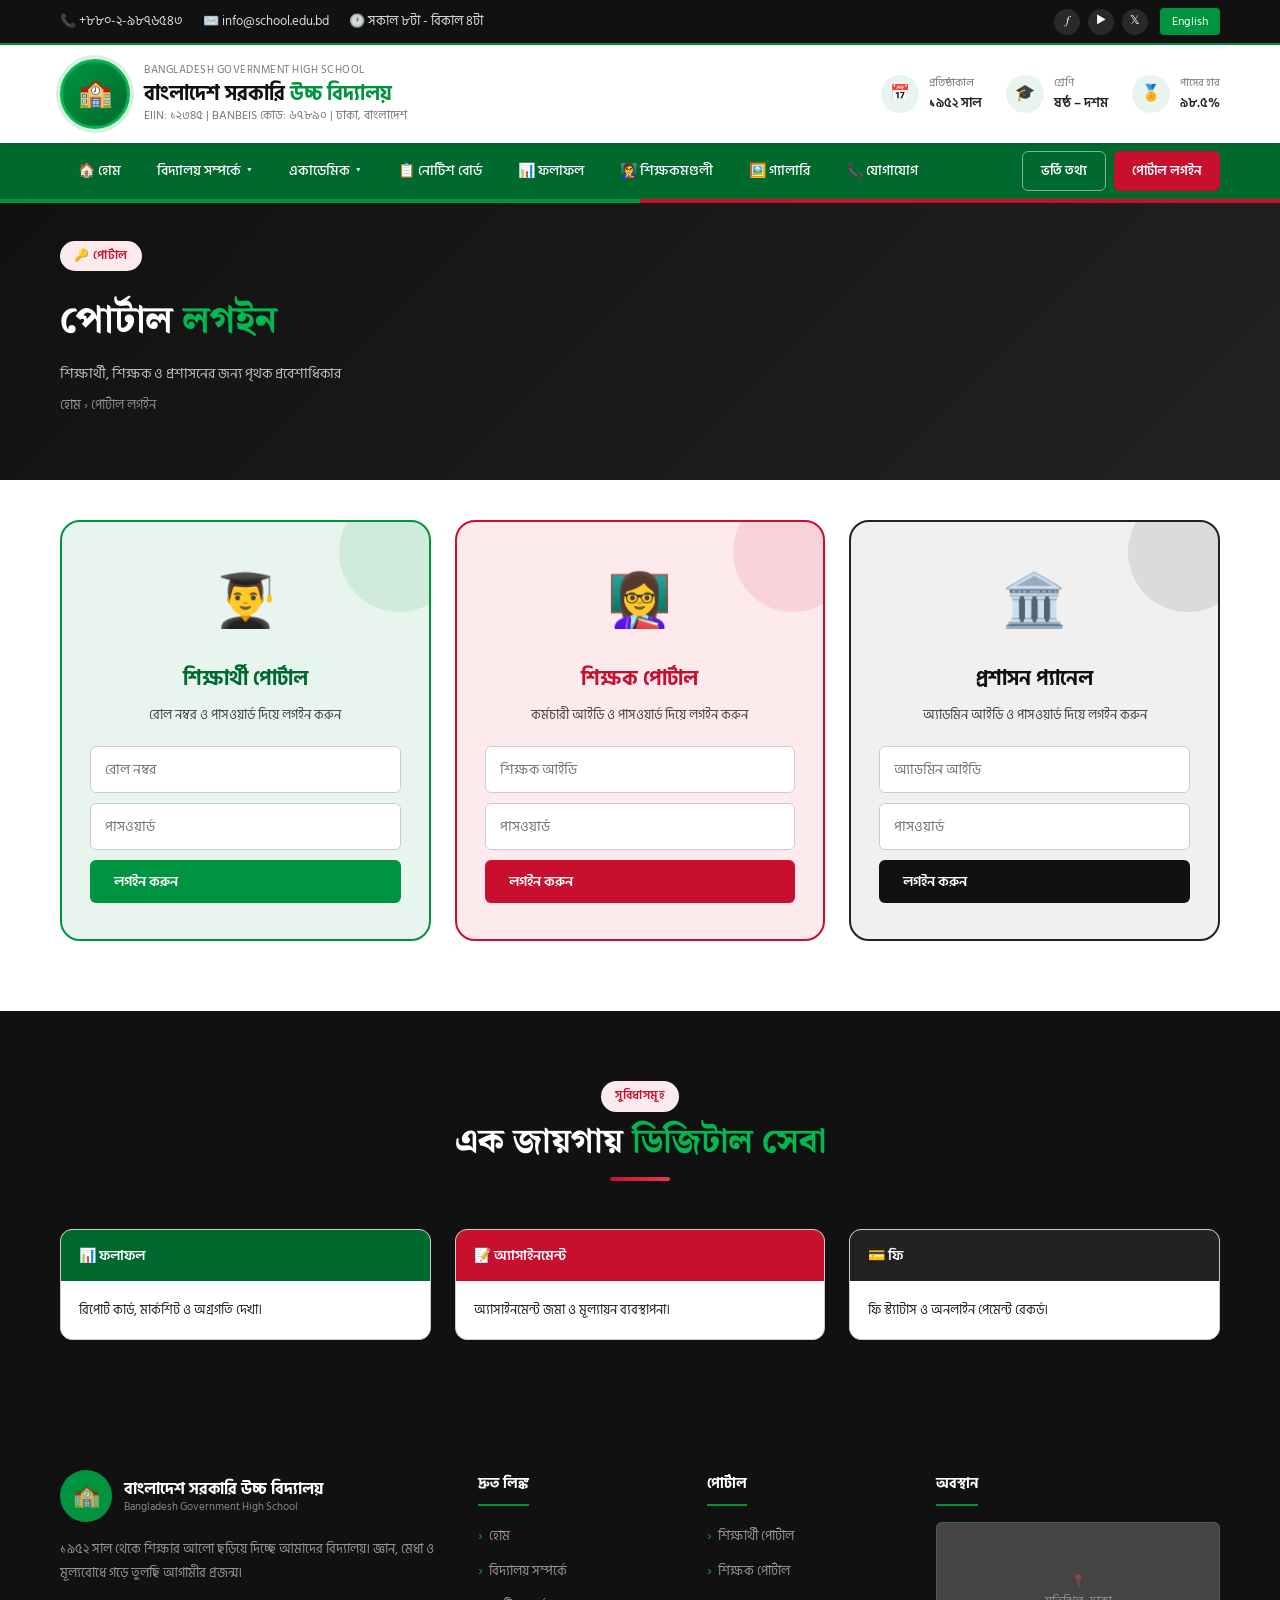
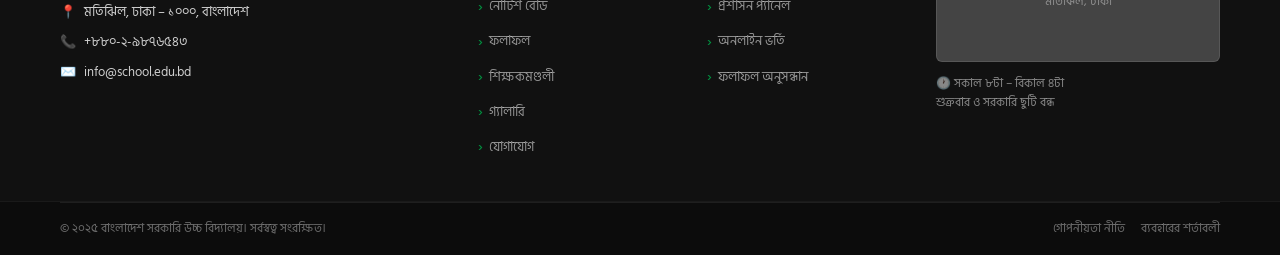
<file: pages/portals.html>
<!DOCTYPE html>
<html lang="bn">
<head>
  <meta charset="UTF-8">
  <meta name="viewport" content="width=device-width, initial-scale=1.0">
  <title>পোর্টাল লগইন | বাংলাদেশ সরকারি উচ্চ বিদ্যালয়</title>
  <link rel="stylesheet" href="../asset/css/style.css">
  <link rel="stylesheet" href="../asset/css/home.css">
</head>
<body>
<div id="site-header"></div>

<div style="background:linear-gradient(135deg,var(--black),#222);padding:42px 0 64px;position:relative;overflow:hidden;">
  <div style="position:absolute;top:0;left:0;right:0;height:4px;background:linear-gradient(90deg,var(--green) 50%,var(--red) 50%);"></div>
  <div class="container">
    <div class="section-tag red">🔑 পোর্টাল</div>
    <h1 style="font-size:clamp(24px,4vw,38px);font-weight:800;color:#fff;font-family:'Noto Serif Bengali',sans-serif;margin:8px 0;">পোর্টাল <span style="color:var(--green-light);">লগইন</span></h1>
    <p style="color:rgba(255,255,255,0.72);font-size:14px;">শিক্ষার্থী, শিক্ষক ও প্রশাসনের জন্য পৃথক প্রবেশাধিকার</p>
    <div style="font-size:13px;color:rgba(255,255,255,0.5);margin-top:8px;"><a href="../index.html" style="color:rgba(255,255,255,0.55);">হোম</a> › পোর্টাল লগইন</div>
  </div>
</div>

<section class="section" style="margin-top:-30px;">
  <div class="container">
    <div class="portal-cards">
      <div class="portal-card student">
        <div class="portal-icon">👨‍🎓</div>
        <div class="portal-title">শিক্ষার্থী পোর্টাল</div>
        <div class="portal-desc">রোল নম্বর ও পাসওয়ার্ড দিয়ে লগইন করুন</div>
        <form style="display:flex;flex-direction:column;gap:10px;"><input class="form-control" placeholder="রোল নম্বর"><input class="form-control" type="password" placeholder="পাসওয়ার্ড"><button type="button" class="portal-btn">লগইন করুন</button></form>
      </div>
      <div class="portal-card teacher">
        <div class="portal-icon">👩‍🏫</div>
        <div class="portal-title">শিক্ষক পোর্টাল</div>
        <div class="portal-desc">কর্মচারী আইডি ও পাসওয়ার্ড দিয়ে লগইন করুন</div>
        <form style="display:flex;flex-direction:column;gap:10px;"><input class="form-control" placeholder="শিক্ষক আইডি"><input class="form-control" type="password" placeholder="পাসওয়ার্ড"><button type="button" class="portal-btn">লগইন করুন</button></form>
      </div>
      <div class="portal-card admin">
        <div class="portal-icon">🏛️</div>
        <div class="portal-title">প্রশাসন প্যানেল</div>
        <div class="portal-desc">অ্যাডমিন আইডি ও পাসওয়ার্ড দিয়ে লগইন করুন</div>
        <form style="display:flex;flex-direction:column;gap:10px;"><input class="form-control" placeholder="অ্যাডমিন আইডি"><input class="form-control" type="password" placeholder="পাসওয়ার্ড"><button type="button" class="portal-btn">লগইন করুন</button></form>
      </div>
    </div>
  </div>
</section>

<section class="section section-dark">
  <div class="container">
    <div class="section-header text-center">
      <div class="section-tag red" style="margin:0 auto 10px;">সুবিধাসমূহ</div>
      <h2 class="section-title white">এক জায়গায় <span>ডিজিটাল সেবা</span></h2>
      <div class="divider red center"></div>
    </div>
    <div class="grid-3">
      <div class="event-widget"><div class="widget-header">📊 ফলাফল</div><div style="padding:18px;font-size:13px;">রিপোর্ট কার্ড, মার্কশিট ও অগ্রগতি দেখা।</div></div>
      <div class="event-widget"><div class="widget-header" style="background:var(--red);">📝 অ্যাসাইনমেন্ট</div><div style="padding:18px;font-size:13px;">অ্যাসাইনমেন্ট জমা ও মূল্যায়ন ব্যবস্থাপনা।</div></div>
      <div class="event-widget"><div class="widget-header" style="background:var(--black-soft);">💳 ফি</div><div style="padding:18px;font-size:13px;">ফি স্ট্যাটাস ও অনলাইন পেমেন্ট রেকর্ড।</div></div>
    </div>
  </div>
</section>

<div id="site-footer"></div>
<script src="../asset/js/layout.js"></script>
<script src="../asset/js/main.js"></script>
</body>
</html>
</file>
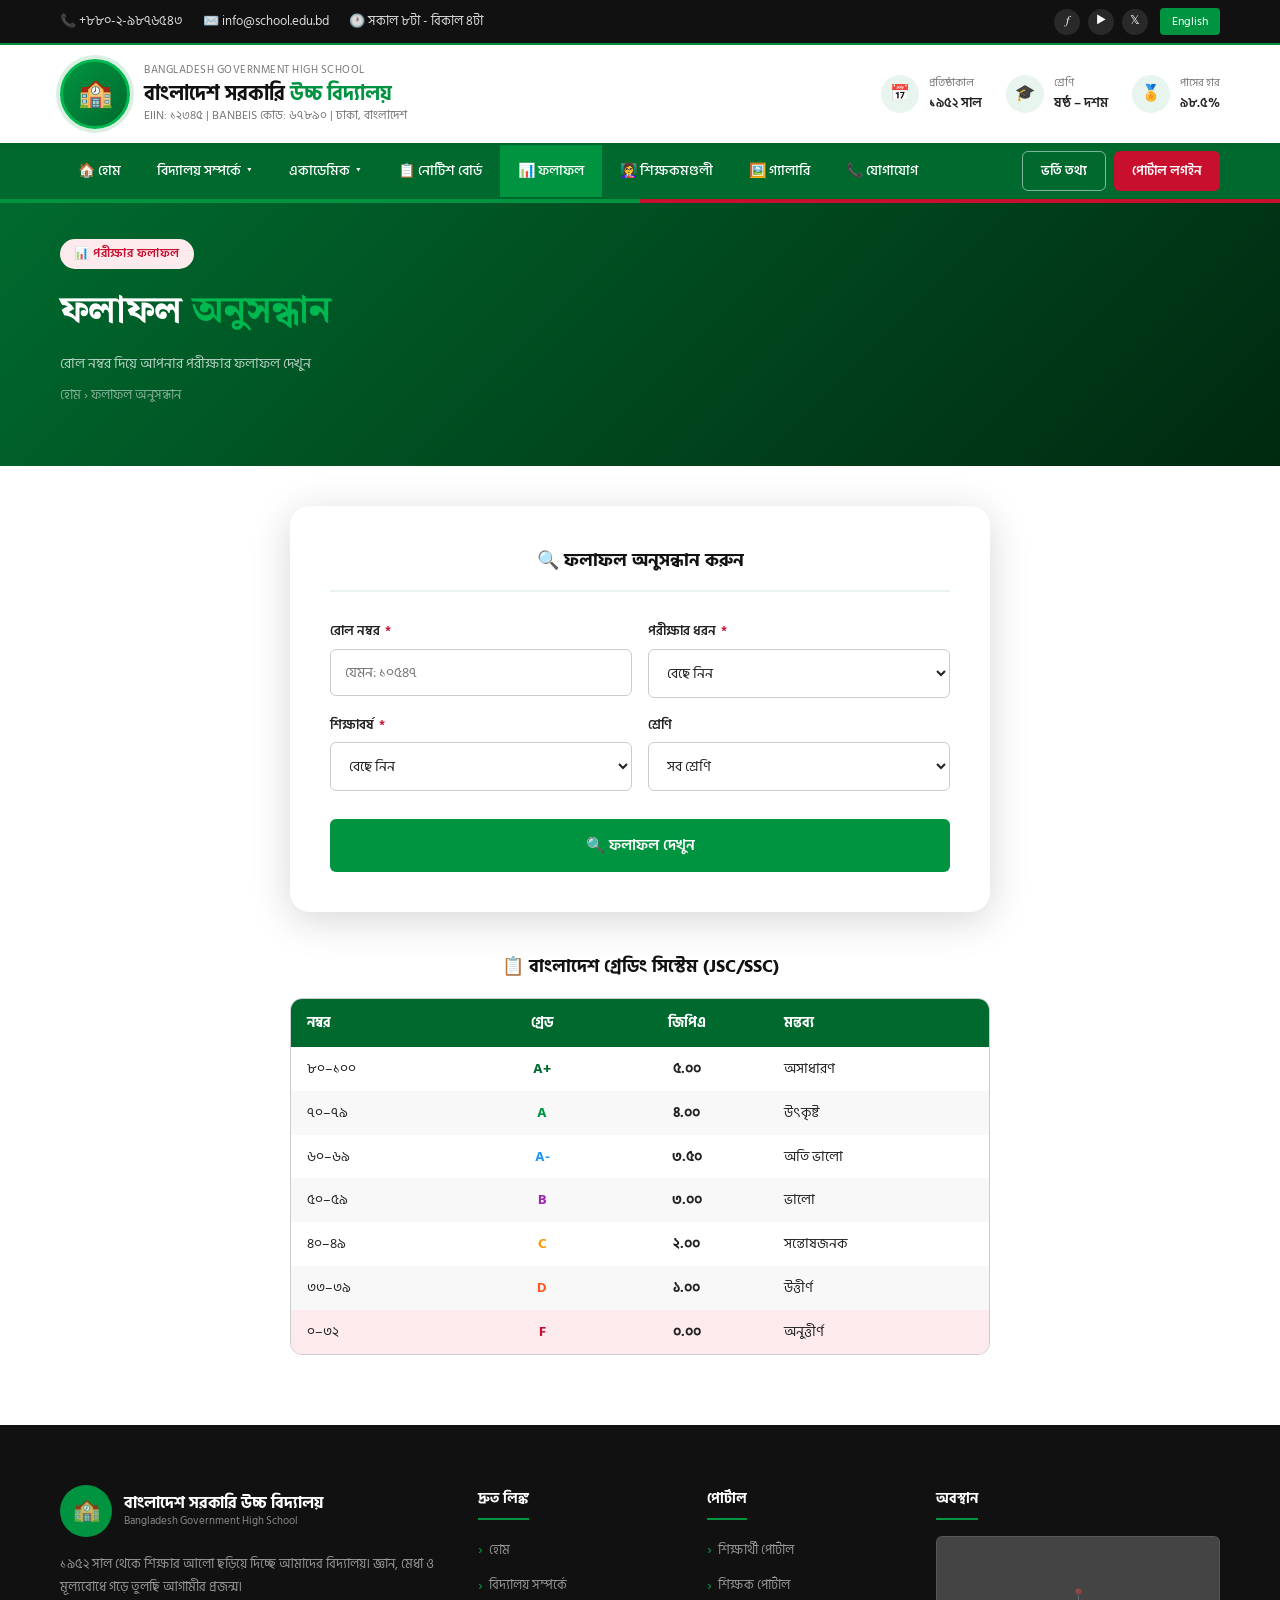
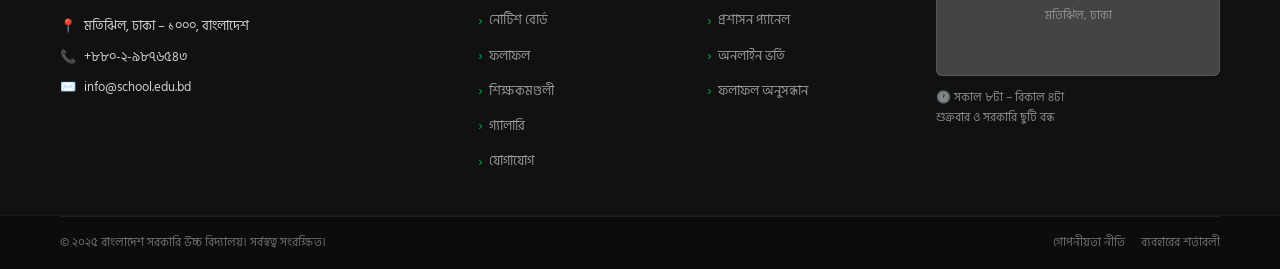
<file: pages/result.html>
<!DOCTYPE html>
<html lang="bn">
<head>
  <meta charset="UTF-8">
  <meta name="viewport" content="width=device-width, initial-scale=1.0">
  <title>ফলাফল অনুসন্ধান | বাংলাদেশ সরকারি উচ্চ বিদ্যালয়</title>
  <link rel="stylesheet" href="../asset/css/style.css">
  <link rel="stylesheet" href="../asset/css/home.css">
</head>
<body>
<div id="site-header"></div>

<!-- PAGE HERO -->
<div style="background:linear-gradient(135deg,#006a2e,#002910);padding:40px 0 60px;position:relative;overflow:hidden;">
  <div style="position:absolute;top:0;left:0;right:0;height:4px;background:linear-gradient(90deg,var(--green) 50%,var(--red) 50%);"></div>
  <div class="container">
    <div class="section-tag red" style="margin-bottom:10px;">📊 পরীক্ষার ফলাফল</div>
    <h1 style="font-size:clamp(24px,4vw,38px);font-weight:800;color:#fff;font-family:'Noto Serif Bengali',sans-serif;margin-bottom:8px;">ফলাফল <span style="color:var(--green-light);">অনুসন্ধান</span></h1>
    <p style="color:rgba(255,255,255,0.7);font-size:14px;">রোল নম্বর দিয়ে আপনার পরীক্ষার ফলাফল দেখুন</p>
    <div style="font-size:13px;color:rgba(255,255,255,0.5);margin-top:8px;">
      <a href="../index.html" style="color:rgba(255,255,255,0.5);">হোম</a> › ফলাফল অনুসন্ধান
    </div>
  </div>
</div>

<!-- RESULT SEARCH -->
<section class="section" style="margin-top:-30px;">
  <div class="container">
    <div class="result-search-box">
      <h2 class="form-title" style="justify-content:center;margin-bottom:28px;">
        🔍 ফলাফল অনুসন্ধান করুন
      </h2>
      <form id="resultForm">
        <div class="form-row" style="margin-bottom:16px;">
          <div class="form-group">
            <label class="form-label">রোল নম্বর <span class="req">*</span></label>
            <input id="rollInput" class="form-control" placeholder="যেমন: ১০৫৪৭" type="text">
          </div>
          <div class="form-group">
            <label class="form-label">পরীক্ষার ধরন <span class="req">*</span></label>
            <select id="examInput" class="form-control">
              <option value="">বেছে নিন</option>
              <option>বার্ষিক পরীক্ষা</option>
              <option>অর্ধ-বার্ষিক পরীক্ষা</option>
              <option>প্রথম সাময়িক পরীক্ষা</option>
              <option>প্রাক-নির্বাচনি পরীক্ষা</option>
            </select>
          </div>
        </div>
        <div class="form-row" style="margin-bottom:20px;">
          <div class="form-group">
            <label class="form-label">শিক্ষাবর্ষ <span class="req">*</span></label>
            <select id="yearInput" class="form-control">
              <option value="">বেছে নিন</option>
              <option>২০২৫</option>
              <option>২০২৪</option>
              <option>২০২৩</option>
              <option>২০২২</option>
            </select>
          </div>
          <div class="form-group">
            <label class="form-label">শ্রেণি</label>
            <select class="form-control">
              <option value="">সব শ্রেণি</option>
              <option>ষষ্ঠ শ্রেণি</option>
              <option>সপ্তম শ্রেণি</option>
              <option>অষ্টম শ্রেণি</option>
              <option>নবম শ্রেণি</option>
              <option>দশম শ্রেণি</option>
            </select>
          </div>
        </div>
        <button type="submit" class="btn btn-primary btn-full">🔍 ফলাফল দেখুন</button>
      </form>
      <div id="resultOutput"></div>
    </div>

    <!-- Grading System -->
    <div style="max-width:700px;margin:40px auto 0;">
      <h3 style="font-size:18px;font-weight:700;color:var(--black);margin-bottom:16px;text-align:center;">📋 বাংলাদেশ গ্রেডিং সিস্টেম (JSC/SSC)</h3>
      <div style="border-radius:var(--radius-md);overflow:hidden;border:1px solid var(--grey-light);">
        <table style="width:100%;border-collapse:collapse;font-family:'Hind Siliguri',sans-serif;font-size:14px;">
          <thead>
            <tr style="background:var(--green-dark);color:#fff;">
              <th style="padding:12px 16px;text-align:left;">নম্বর</th>
              <th style="padding:12px 16px;text-align:center;">গ্রেড</th>
              <th style="padding:12px 16px;text-align:center;">জিপিএ</th>
              <th style="padding:12px 16px;text-align:left;">মন্তব্য</th>
            </tr>
          </thead>
          <tbody>
            <tr style="background:#fff;"><td style="padding:10px 16px;">৮০–১০০</td><td style="padding:10px 16px;text-align:center;font-weight:700;color:var(--green-dark);">A+</td><td style="padding:10px 16px;text-align:center;font-weight:700;">৫.০০</td><td style="padding:10px 16px;">অসাধারণ</td></tr>
            <tr style="background:#f8f8f8;"><td style="padding:10px 16px;">৭০–৭৯</td><td style="padding:10px 16px;text-align:center;font-weight:700;color:var(--green);">A</td><td style="padding:10px 16px;text-align:center;font-weight:700;">৪.০০</td><td style="padding:10px 16px;">উৎকৃষ্ট</td></tr>
            <tr style="background:#fff;"><td style="padding:10px 16px;">৬০–৬৯</td><td style="padding:10px 16px;text-align:center;font-weight:700;color:#2196F3;">A-</td><td style="padding:10px 16px;text-align:center;font-weight:700;">৩.৫০</td><td style="padding:10px 16px;">অতি ভালো</td></tr>
            <tr style="background:#f8f8f8;"><td style="padding:10px 16px;">৫০–৫৯</td><td style="padding:10px 16px;text-align:center;font-weight:700;color:#9C27B0;">B</td><td style="padding:10px 16px;text-align:center;font-weight:700;">৩.০০</td><td style="padding:10px 16px;">ভালো</td></tr>
            <tr style="background:#fff;"><td style="padding:10px 16px;">৪০–৪৯</td><td style="padding:10px 16px;text-align:center;font-weight:700;color:#FF9800;">C</td><td style="padding:10px 16px;text-align:center;font-weight:700;">২.০০</td><td style="padding:10px 16px;">সন্তোষজনক</td></tr>
            <tr style="background:#f8f8f8;"><td style="padding:10px 16px;">৩৩–৩৯</td><td style="padding:10px 16px;text-align:center;font-weight:700;color:#FF5722;">D</td><td style="padding:10px 16px;text-align:center;font-weight:700;">১.০০</td><td style="padding:10px 16px;">উত্তীর্ণ</td></tr>
            <tr style="background:#fdeaed;"><td style="padding:10px 16px;">০–৩২</td><td style="padding:10px 16px;text-align:center;font-weight:700;color:var(--red);">F</td><td style="padding:10px 16px;text-align:center;font-weight:700;">০.০০</td><td style="padding:10px 16px;">অনুত্তীর্ণ</td></tr>
          </tbody>
        </table>
      </div>
    </div>
  </div>
</section>

<div id="site-footer"></div>

<style>
.header.scrolled { box-shadow: 0 2px 20px rgba(0,0,0,0.15); }
</style>

<script src="../asset/js/layout.js"></script>
<script src="../asset/js/main.js"></script>
</body>
</html>
</file>
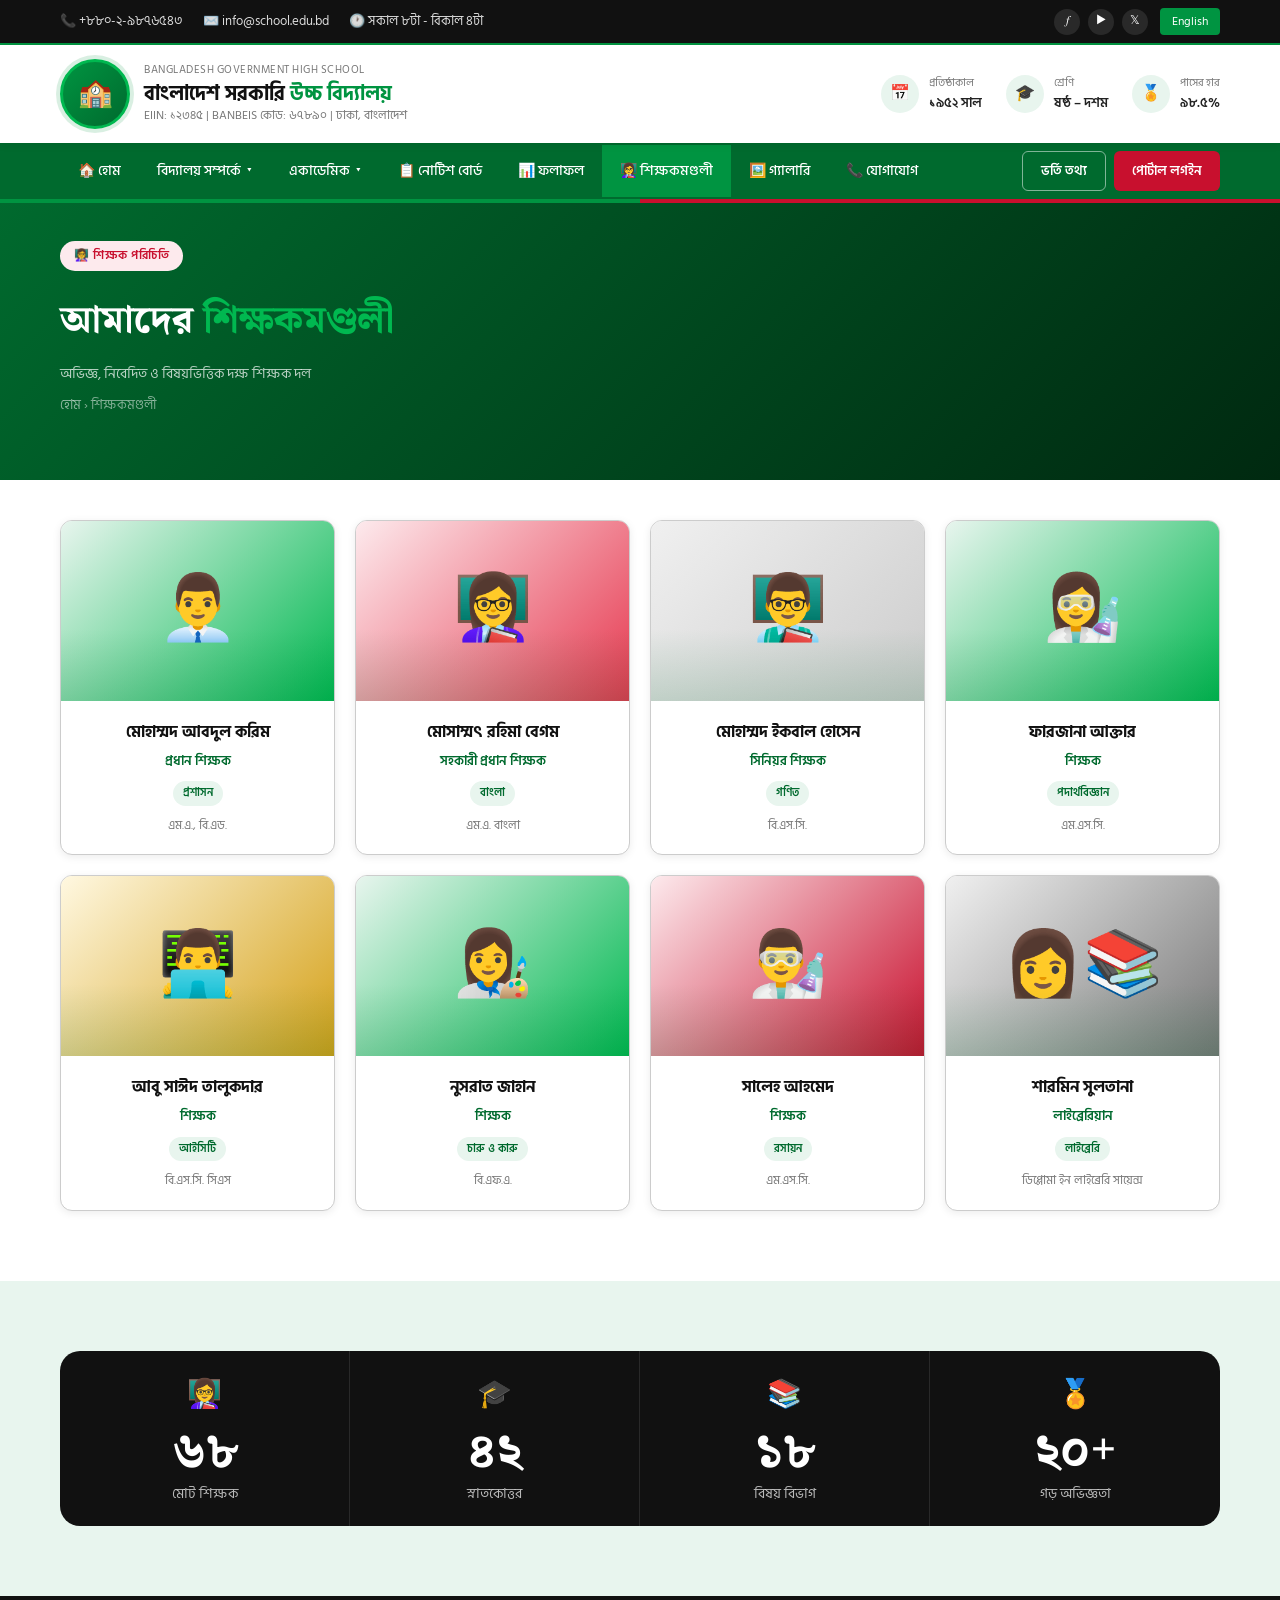
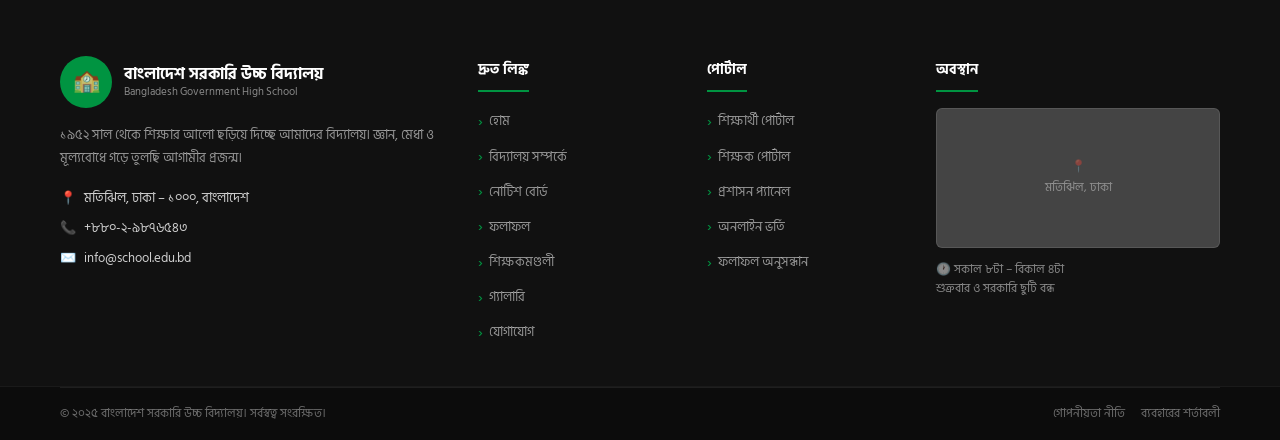
<file: pages/teachers.html>
<!DOCTYPE html>
<html lang="bn">
<head>
  <meta charset="UTF-8">
  <meta name="viewport" content="width=device-width, initial-scale=1.0">
  <title>শিক্ষকমণ্ডলী | বাংলাদেশ সরকারি উচ্চ বিদ্যালয়</title>
  <link rel="stylesheet" href="../asset/css/style.css">
  <link rel="stylesheet" href="../asset/css/home.css">
</head>
<body>
<div id="site-header"></div>

<div style="background:linear-gradient(135deg,var(--green-dark),#002910);padding:42px 0 64px;position:relative;overflow:hidden;">
  <div style="position:absolute;top:0;left:0;right:0;height:4px;background:linear-gradient(90deg,var(--green) 50%,var(--red) 50%);"></div>
  <div class="container">
    <div class="section-tag red">👩‍🏫 শিক্ষক পরিচিতি</div>
    <h1 style="font-size:clamp(24px,4vw,38px);font-weight:800;color:#fff;font-family:'Noto Serif Bengali',sans-serif;margin:8px 0;">আমাদের <span style="color:var(--green-light);">শিক্ষকমণ্ডলী</span></h1>
    <p style="color:rgba(255,255,255,0.72);font-size:14px;">অভিজ্ঞ, নিবেদিত ও বিষয়ভিত্তিক দক্ষ শিক্ষক দল</p>
    <div style="font-size:13px;color:rgba(255,255,255,0.5);margin-top:8px;"><a href="../index.html" style="color:rgba(255,255,255,0.55);">হোম</a> › শিক্ষকমণ্ডলী</div>
  </div>
</div>

<section class="section" style="margin-top:-30px;">
  <div class="container">
    <div class="grid-4">
      <div class="teacher-card"><div class="teacher-photo">👨‍💼</div><div class="teacher-info"><div class="teacher-name">মোহাম্মদ আবদুল করিম</div><div class="teacher-designation">প্রধান শিক্ষক</div><div class="teacher-subject">প্রশাসন</div><div class="teacher-qual">এম.এ., বি.এড.</div></div></div>
      <div class="teacher-card"><div class="teacher-photo" style="background:linear-gradient(135deg,#fdeaed,#e63950);">👩‍🏫</div><div class="teacher-info"><div class="teacher-name">মোসাম্মৎ রহিমা বেগম</div><div class="teacher-designation">সহকারী প্রধান শিক্ষক</div><div class="teacher-subject">বাংলা</div><div class="teacher-qual">এম.এ. বাংলা</div></div></div>
      <div class="teacher-card"><div class="teacher-photo" style="background:linear-gradient(135deg,#f0f0f0,#ccc);">👨‍🏫</div><div class="teacher-info"><div class="teacher-name">মোহাম্মদ ইকবাল হোসেন</div><div class="teacher-designation">সিনিয়র শিক্ষক</div><div class="teacher-subject">গণিত</div><div class="teacher-qual">বি.এস.সি.</div></div></div>
      <div class="teacher-card"><div class="teacher-photo" style="background:linear-gradient(135deg,#e8f5ee,#00b850);">👩‍🔬</div><div class="teacher-info"><div class="teacher-name">ফারজানা আক্তার</div><div class="teacher-designation">শিক্ষক</div><div class="teacher-subject">পদার্থবিজ্ঞান</div><div class="teacher-qual">এম.এস.সি.</div></div></div>
      <div class="teacher-card"><div class="teacher-photo" style="background:linear-gradient(135deg,#fff8e1,#d4a017);">👨‍💻</div><div class="teacher-info"><div class="teacher-name">আবু সাঈদ তালুকদার</div><div class="teacher-designation">শিক্ষক</div><div class="teacher-subject">আইসিটি</div><div class="teacher-qual">বি.এস.সি. সিএস</div></div></div>
      <div class="teacher-card"><div class="teacher-photo">👩‍🎨</div><div class="teacher-info"><div class="teacher-name">নুসরাত জাহান</div><div class="teacher-designation">শিক্ষক</div><div class="teacher-subject">চারু ও কারু</div><div class="teacher-qual">বি.এফ.এ.</div></div></div>
      <div class="teacher-card"><div class="teacher-photo" style="background:linear-gradient(135deg,#fdeaed,#c8102e);">👨‍🔬</div><div class="teacher-info"><div class="teacher-name">সালেহ আহমেদ</div><div class="teacher-designation">শিক্ষক</div><div class="teacher-subject">রসায়ন</div><div class="teacher-qual">এম.এস.সি.</div></div></div>
      <div class="teacher-card"><div class="teacher-photo" style="background:linear-gradient(135deg,#f0f0f0,#777);">👩‍📚</div><div class="teacher-info"><div class="teacher-name">শারমিন সুলতানা</div><div class="teacher-designation">লাইব্রেরিয়ান</div><div class="teacher-subject">লাইব্রেরি</div><div class="teacher-qual">ডিপ্লোমা ইন লাইব্রেরি সায়েন্স</div></div></div>
    </div>
  </div>
</section>

<section class="section section-green">
  <div class="container">
    <div class="stats-grid" style="background:var(--black);border-radius:var(--radius-lg);overflow:hidden;">
      <div class="stat-item"><div class="stat-icon">👩‍🏫</div><div class="stat-num">৬৮</div><div class="stat-label">মোট শিক্ষক</div></div>
      <div class="stat-item"><div class="stat-icon">🎓</div><div class="stat-num">৪২</div><div class="stat-label">স্নাতকোত্তর</div></div>
      <div class="stat-item"><div class="stat-icon">📚</div><div class="stat-num">১৮</div><div class="stat-label">বিষয় বিভাগ</div></div>
      <div class="stat-item"><div class="stat-icon">🏅</div><div class="stat-num">২০+</div><div class="stat-label">গড় অভিজ্ঞতা</div></div>
    </div>
  </div>
</section>

<div id="site-footer"></div>
<script src="../asset/js/layout.js"></script>
<script src="../asset/js/main.js"></script>
</body>
</html>
</file>
<file: asset/css/style.css>
@import url('https://fonts.googleapis.com/css2?family=Hind+Siliguri:wght@300;400;500;600;700&family=Noto+Serif+Bengali:wght@400;600;700;800&display=swap');

/* ===== CSS VARIABLES ===== */
:root {
  --green-dark: #006a2e;
  --green: #009441;
  --green-light: #00b850;
  --green-pale: #e8f5ee;
  --red: #c8102e;
  --red-light: #e63950;
  --red-pale: #fdeaed;
  --black: #111111;
  --black-soft: #222222;
  --grey-dark: #444444;
  --grey: #777777;
  --grey-light: #cccccc;
  --grey-pale: #f0f0f0;
  --white: #ffffff;
  --gold: #d4a017;
  --shadow-sm: 0 2px 8px rgba(0,0,0,0.08);
  --shadow-md: 0 4px 20px rgba(0,0,0,0.12);
  --shadow-lg: 0 8px 40px rgba(0,0,0,0.16);
  --radius-sm: 6px;
  --radius-md: 12px;
  --radius-lg: 20px;
  --font-bn: 'Hind Siliguri', 'Noto Serif Bengali', sans-serif;
}

/* ===== RESET ===== */
*, *::before, *::after { box-sizing: border-box; margin: 0; padding: 0; }
html { scroll-behavior: smooth; }
body {
  font-family: var(--font-bn);
  background: var(--white);
  color: var(--black-soft);
  line-height: 1.7;
  overflow-x: hidden;
}
a { text-decoration: none; color: inherit; }
img { max-width: 100%; display: block; }
ul { list-style: none; }

/* ===== UTILITY ===== */
.container { max-width: 1200px; margin: 0 auto; padding: 0 20px; }
.container-wide { max-width: 1400px; margin: 0 auto; padding: 0 24px; }
.flex { display: flex; }
.flex-center { display: flex; align-items: center; justify-content: center; }
.grid-2 { display: grid; grid-template-columns: repeat(2, 1fr); gap: 24px; }
.grid-3 { display: grid; grid-template-columns: repeat(3, 1fr); gap: 24px; }
.grid-4 { display: grid; grid-template-columns: repeat(4, 1fr); gap: 20px; }
.text-center { text-align: center; }
.text-green { color: var(--green); }
.text-red { color: var(--red); }
.text-white { color: var(--white); }
.bg-green { background: var(--green); }
.bg-red { background: var(--red); }
.bg-black { background: var(--black); }
.hidden { display: none !important; }

/* ===== TOP BAR ===== */
.topbar {
  background: var(--black);
  color: var(--white);
  font-size: 13px;
  padding: 8px 0;
  border-bottom: 2px solid var(--green);
}
.topbar-inner {
  display: flex;
  align-items: center;
  justify-content: space-between;
  flex-wrap: wrap;
  gap: 8px;
}
.topbar-left { display: flex; align-items: center; gap: 20px; }
.topbar-left span { display: flex; align-items: center; gap: 6px; opacity: 0.85; }
.topbar-right { display: flex; align-items: center; gap: 12px; }
.lang-btn {
  background: var(--green);
  color: var(--white);
  border: none;
  border-radius: 4px;
  padding: 4px 12px;
  font-size: 12px;
  cursor: pointer;
  font-family: var(--font-bn);
  transition: background 0.2s;
}
.lang-btn:hover { background: var(--green-dark); }
.social-links { display: flex; gap: 8px; }
.social-links a {
  width: 26px; height: 26px;
  background: rgba(255,255,255,0.1);
  border-radius: 50%;
  display: flex; align-items: center; justify-content: center;
  font-size: 12px;
  transition: background 0.2s;
}
.social-links a:hover { background: var(--green); }

/* ===== HEADER ===== */
.header {
  background: var(--white);
  box-shadow: var(--shadow-sm);
  position: sticky; top: 0; z-index: 1000;
}
.header-main {
  display: flex;
  align-items: center;
  justify-content: space-between;
  padding: 14px 0;
  gap: 20px;
}
.school-brand {
  display: flex;
  align-items: center;
  gap: 14px;
}
.school-logo {
  width: 70px; height: 70px;
  background: linear-gradient(135deg, var(--green) 0%, var(--green-dark) 100%);
  border-radius: 50%;
  display: flex; align-items: center; justify-content: center;
  font-size: 28px;
  border: 3px solid var(--green-light);
  flex-shrink: 0;
  box-shadow: 0 0 0 4px rgba(0, 148, 65, 0.15);
}
.school-name-en {
  font-size: 11px;
  color: var(--grey);
  letter-spacing: 0.5px;
  text-transform: uppercase;
  margin-bottom: 2px;
}
.school-name-bn {
  font-size: 20px;
  font-weight: 700;
  color: var(--black);
  line-height: 1.2;
}
.school-name-bn span { color: var(--green); }
.school-tagline {
  font-size: 12px;
  color: var(--grey);
}

.header-info {
  display: flex;
  gap: 24px;
}
.info-item {
  display: flex;
  align-items: center;
  gap: 10px;
}
.info-icon {
  width: 38px; height: 38px;
  background: var(--green-pale);
  border-radius: 50%;
  display: flex; align-items: center; justify-content: center;
  color: var(--green);
  font-size: 16px;
  flex-shrink: 0;
}
.info-label { font-size: 11px; color: var(--grey); }
.info-value { font-size: 13px; font-weight: 600; color: var(--black-soft); }

/* ===== NAVBAR ===== */
.navbar {
  background: var(--green-dark);
}
.navbar-inner {
  display: flex;
  align-items: center;
  justify-content: space-between;
}
.nav-menu {
  display: flex;
  align-items: center;
}
.nav-menu > li {
  position: relative;
}
.nav-menu > li > a {
  display: flex;
  align-items: center;
  gap: 5px;
  color: var(--white);
  padding: 14px 18px;
  font-size: 14px;
  font-weight: 500;
  transition: background 0.2s;
  white-space: nowrap;
}
.nav-menu > li > a:hover,
.nav-menu > li.active > a {
  background: var(--green);
}
.nav-menu > li > a .arrow {
  font-size: 10px;
  transition: transform 0.2s;
}
.nav-menu > li:hover > a .arrow { transform: rotate(180deg); }

/* Dropdown */
.dropdown {
  position: absolute;
  top: 100%; left: 0;
  background: var(--white);
  min-width: 200px;
  box-shadow: var(--shadow-lg);
  border-top: 3px solid var(--green);
  border-radius: 0 0 var(--radius-sm) var(--radius-sm);
  opacity: 0;
  visibility: hidden;
  transform: translateY(-8px);
  transition: all 0.2s;
  z-index: 999;
}
.nav-menu > li:hover .dropdown {
  opacity: 1;
  visibility: visible;
  transform: translateY(0);
}
.dropdown a {
  display: block;
  padding: 10px 18px;
  font-size: 13px;
  color: var(--black-soft);
  border-bottom: 1px solid var(--grey-pale);
  transition: all 0.2s;
}
.dropdown a:hover {
  background: var(--green-pale);
  color: var(--green-dark);
  padding-left: 24px;
}

.nav-cta {
  display: flex;
  gap: 8px;
  padding: 8px 0;
}
.btn-nav {
  padding: 8px 18px;
  border-radius: var(--radius-sm);
  font-size: 13px;
  font-weight: 600;
  cursor: pointer;
  border: none;
  font-family: var(--font-bn);
  transition: all 0.2s;
  white-space: nowrap;
}
.btn-nav-outline {
  background: transparent;
  color: var(--white);
  border: 1.5px solid rgba(255,255,255,0.5);
}
.btn-nav-outline:hover { border-color: var(--white); background: rgba(255,255,255,0.1); }
.btn-nav-solid {
  background: var(--red);
  color: var(--white);
}
.btn-nav-solid:hover { background: var(--red-light); }

/* Hamburger */
.hamburger {
  display: none;
  flex-direction: column;
  gap: 5px;
  cursor: pointer;
  padding: 10px;
}
.hamburger span {
  width: 24px; height: 2px;
  background: var(--white);
  border-radius: 2px;
  transition: all 0.3s;
}

/* ===== NOTICE TICKER ===== */
.ticker {
  background: var(--red-pale);
  border-bottom: 1px solid rgba(200,16,46,0.15);
  padding: 8px 0;
  overflow: hidden;
}
.ticker-inner {
  display: flex;
  align-items: center;
  gap: 0;
}
.ticker-label {
  background: var(--red);
  color: var(--white);
  padding: 4px 14px;
  font-size: 12px;
  font-weight: 600;
  white-space: nowrap;
  border-radius: 3px;
  margin-right: 16px;
  flex-shrink: 0;
}
.ticker-track {
  overflow: hidden;
  flex: 1;
}
.ticker-content {
  display: flex;
  gap: 50px;
  white-space: nowrap;
  animation: ticker 28s linear infinite;
  font-size: 13px;
  color: var(--black-soft);
}
.ticker-content span { white-space: nowrap; }
.ticker-content .dot {
  color: var(--red);
  font-weight: bold;
}
@keyframes ticker {
  0% { transform: translateX(0); }
  100% { transform: translateX(-50%); }
}

/* ===== HERO SECTION ===== */
.hero {
  position: relative;
  background: linear-gradient(135deg, var(--green-dark) 0%, #004d22 40%, #002910 100%);
  min-height: 520px;
  display: flex;
  align-items: center;
  overflow: hidden;
}
.hero::before {
  content: '';
  position: absolute;
  top: 0; right: 0;
  width: 55%;
  height: 100%;
  background: linear-gradient(135deg, rgba(0,0,0,0) 0%, rgba(0,106,46,0.3) 100%);
  clip-path: polygon(15% 0%, 100% 0%, 100% 100%, 0% 100%);
}
.hero-flag-strip {
  position: absolute;
  top: 0; left: 0; right: 0;
  height: 5px;
  background: linear-gradient(90deg, var(--green) 50%, var(--red) 50%);
}
.hero-shapes {
  position: absolute;
  top: 0; right: 0;
  width: 50%;
  height: 100%;
  overflow: hidden;
  opacity: 0.05;
}
.hero-shapes::before {
  content: '🏫';
  position: absolute;
  font-size: 300px;
  top: 50%; right: -20px;
  transform: translateY(-50%);
  filter: grayscale(1);
}
.hero-inner {
  display: flex;
  align-items: center;
  justify-content: space-between;
  gap: 40px;
  position: relative;
  z-index: 2;
  padding: 60px 0;
  width: 100%;
}
.hero-content { flex: 1; max-width: 600px; }
.hero-badge {
  display: inline-flex;
  align-items: center;
  gap: 8px;
  background: rgba(255,255,255,0.1);
  border: 1px solid rgba(255,255,255,0.2);
  color: var(--white);
  padding: 6px 16px;
  border-radius: 30px;
  font-size: 12px;
  margin-bottom: 20px;
  backdrop-filter: blur(4px);
}
.hero-badge .dot { width: 7px; height: 7px; background: var(--green-light); border-radius: 50%; animation: pulse 1.5s infinite; }
@keyframes pulse { 0%,100%{opacity:1;transform:scale(1)} 50%{opacity:0.5;transform:scale(1.4)} }

.hero h1 {
  font-size: clamp(28px, 4vw, 48px);
  font-weight: 800;
  color: var(--white);
  line-height: 1.25;
  margin-bottom: 12px;
  font-family: 'Noto Serif Bengali', var(--font-bn);
}
.hero h1 span { color: var(--green-light); }
.hero-sub {
  font-size: 15px;
  color: rgba(255,255,255,0.75);
  margin-bottom: 32px;
  line-height: 1.7;
}
.hero-btns { display: flex; gap: 12px; flex-wrap: wrap; }
.btn {
  display: inline-flex;
  align-items: center;
  gap: 8px;
  padding: 12px 26px;
  border-radius: var(--radius-sm);
  font-size: 14px;
  font-weight: 600;
  cursor: pointer;
  border: none;
  font-family: var(--font-bn);
  transition: all 0.2s;
  text-decoration: none;
}
.btn-primary { background: var(--green); color: var(--white); }
.btn-primary:hover { background: var(--green-light); transform: translateY(-1px); box-shadow: 0 4px 14px rgba(0,148,65,0.4); }
.btn-secondary { background: var(--red); color: var(--white); }
.btn-secondary:hover { background: var(--red-light); transform: translateY(-1px); }
.btn-outline-white {
  background: transparent;
  color: var(--white);
  border: 2px solid rgba(255,255,255,0.5);
}
.btn-outline-white:hover { border-color: var(--white); background: rgba(255,255,255,0.1); }

/* Hero Stats */
.hero-stats {
  display: flex;
  gap: 20px;
  flex-wrap: wrap;
}
.hero-stat {
  background: rgba(255,255,255,0.08);
  border: 1px solid rgba(255,255,255,0.15);
  border-radius: var(--radius-md);
  padding: 20px 24px;
  text-align: center;
  flex: 1;
  min-width: 100px;
  backdrop-filter: blur(8px);
  transition: background 0.2s;
}
.hero-stat:hover { background: rgba(255,255,255,0.14); }
.hero-stat-num {
  font-size: 28px;
  font-weight: 800;
  color: var(--white);
  line-height: 1;
  font-family: 'Noto Serif Bengali', var(--font-bn);
}
.hero-stat-num span { color: var(--green-light); font-size: 18px; }
.hero-stat-label { font-size: 12px; color: rgba(255,255,255,0.7); margin-top: 4px; }

/* ===== QUICK ACCESS ===== */
.quick-access {
  background: var(--white);
  box-shadow: var(--shadow-md);
  border-radius: var(--radius-lg);
  margin: -28px auto 0;
  position: relative;
  z-index: 10;
  max-width: 1100px;
  padding: 24px 32px;
}
.qa-grid {
  display: grid;
  grid-template-columns: repeat(5, 1fr);
  gap: 12px;
}
.qa-card {
  display: flex;
  flex-direction: column;
  align-items: center;
  gap: 10px;
  padding: 18px 12px;
  border-radius: var(--radius-md);
  cursor: pointer;
  transition: all 0.2s;
  border: 2px solid transparent;
  text-align: center;
}
.qa-card:hover {
  background: var(--green-pale);
  border-color: var(--green);
  transform: translateY(-3px);
}
.qa-icon {
  width: 52px; height: 52px;
  border-radius: var(--radius-md);
  display: flex; align-items: center; justify-content: center;
  font-size: 24px;
}
.qa-icon.green { background: var(--green-pale); }
.qa-icon.red { background: var(--red-pale); }
.qa-icon.black { background: var(--grey-pale); }
.qa-label { font-size: 13px; font-weight: 600; color: var(--black-soft); }

/* ===== SECTION STYLES ===== */
.section { padding: 70px 0; }
.section-alt { background: var(--grey-pale); }
.section-green { background: var(--green-pale); }
.section-dark { background: var(--black); }

.section-header { margin-bottom: 48px; }
.section-tag {
  display: inline-flex;
  align-items: center;
  gap: 6px;
  background: var(--green-pale);
  color: var(--green-dark);
  font-size: 12px;
  font-weight: 600;
  padding: 5px 14px;
  border-radius: 20px;
  margin-bottom: 10px;
  text-transform: uppercase;
  letter-spacing: 0.5px;
}
.section-tag.red { background: var(--red-pale); color: var(--red); }
.section-title {
  font-size: clamp(22px, 3vw, 34px);
  font-weight: 800;
  color: var(--black);
  line-height: 1.2;
  font-family: 'Noto Serif Bengali', var(--font-bn);
}
.section-title span { color: var(--green); }
.section-title.white { color: var(--white); }
.section-title.white span { color: var(--green-light); }
.section-desc {
  font-size: 15px;
  color: var(--grey-dark);
  margin-top: 10px;
  max-width: 600px;
}
.section-desc.white { color: rgba(255,255,255,0.7); }
.divider {
  width: 60px; height: 4px;
  background: linear-gradient(90deg, var(--green), var(--green-light));
  border-radius: 2px;
  margin: 14px 0;
}
.divider.red { background: linear-gradient(90deg, var(--red), var(--red-light)); }
.divider.center { margin: 14px auto; }

/* ===== NOTICE BOARD ===== */
.notice-grid {
  display: grid;
  grid-template-columns: 2fr 1fr;
  gap: 28px;
}
.notice-list { display: flex; flex-direction: column; gap: 10px; }
.notice-card {
  display: flex;
  align-items: flex-start;
  gap: 14px;
  background: var(--white);
  border: 1px solid var(--grey-light);
  border-radius: var(--radius-sm);
  padding: 14px 18px;
  transition: all 0.2s;
  cursor: pointer;
}
.notice-card:hover {
  border-color: var(--green);
  box-shadow: var(--shadow-sm);
  transform: translateX(4px);
}
.notice-card.urgent { border-left: 4px solid var(--red); }
.notice-date {
  background: var(--green-dark);
  color: var(--white);
  border-radius: var(--radius-sm);
  padding: 8px 12px;
  text-align: center;
  min-width: 52px;
  flex-shrink: 0;
}
.notice-date-day { font-size: 22px; font-weight: 700; line-height: 1; }
.notice-date-month { font-size: 11px; opacity: 0.8; }
.notice-body { flex: 1; }
.notice-category {
  font-size: 11px;
  font-weight: 600;
  text-transform: uppercase;
  letter-spacing: 0.5px;
  margin-bottom: 4px;
}
.notice-category.academic { color: var(--green); }
.notice-category.exam { color: var(--red); }
.notice-category.admission { color: #0066cc; }
.notice-category.holiday { color: #e67e00; }
.notice-title-text { font-size: 14px; font-weight: 600; color: var(--black-soft); margin-bottom: 4px; }
.notice-meta { font-size: 12px; color: var(--grey); }
.badge-urgent {
  background: var(--red);
  color: var(--white);
  font-size: 10px;
  padding: 2px 8px;
  border-radius: 3px;
  flex-shrink: 0;
  align-self: flex-start;
  font-weight: 600;
}
.notice-pdf-icon { color: var(--grey); font-size: 18px; flex-shrink: 0; }

/* Event widget */
.event-widget {
  background: var(--white);
  border: 1px solid var(--grey-light);
  border-radius: var(--radius-md);
  overflow: hidden;
}
.widget-header {
  background: var(--green-dark);
  color: var(--white);
  padding: 14px 18px;
  font-weight: 600;
  font-size: 14px;
  display: flex;
  align-items: center;
  gap: 8px;
}
.event-items { padding: 8px; }
.event-item {
  display: flex;
  align-items: center;
  gap: 12px;
  padding: 12px 10px;
  border-bottom: 1px dashed var(--grey-pale);
  cursor: pointer;
  transition: background 0.2s;
  border-radius: var(--radius-sm);
}
.event-item:last-child { border-bottom: none; }
.event-item:hover { background: var(--green-pale); }
.event-dot { width: 10px; height: 10px; border-radius: 50%; flex-shrink: 0; }
.event-dot.green { background: var(--green); }
.event-dot.red { background: var(--red); }
.event-dot.gold { background: var(--gold); }
.event-info { flex: 1; }
.event-name { font-size: 13px; font-weight: 600; color: var(--black-soft); }
.event-when { font-size: 11px; color: var(--grey); }
.event-date-badge {
  background: var(--grey-pale);
  border-radius: 4px;
  padding: 4px 10px;
  font-size: 11px;
  color: var(--grey-dark);
  font-weight: 600;
  white-space: nowrap;
}

/* ===== RESULT SEARCH ===== */
.result-search-box {
  background: var(--white);
  border-radius: var(--radius-lg);
  padding: 40px;
  box-shadow: var(--shadow-lg);
  max-width: 700px;
  margin: 0 auto;
}
.form-row { display: grid; grid-template-columns: 1fr 1fr; gap: 16px; }
.form-group { display: flex; flex-direction: column; gap: 6px; }
.form-label { font-size: 13px; font-weight: 600; color: var(--black-soft); }
.form-label .req { color: var(--red); margin-left: 2px; }
.form-control {
  padding: 11px 14px;
  border: 1.5px solid var(--grey-light);
  border-radius: var(--radius-sm);
  font-size: 14px;
  font-family: var(--font-bn);
  color: var(--black-soft);
  transition: border-color 0.2s;
  background: var(--white);
}
.form-control:focus {
  outline: none;
  border-color: var(--green);
  box-shadow: 0 0 0 3px rgba(0,148,65,0.1);
}
.btn-full { width: 100%; justify-content: center; margin-top: 8px; padding: 14px; font-size: 15px; }

/* ===== TEACHERS ===== */
.teacher-card {
  background: var(--white);
  border-radius: var(--radius-md);
  overflow: hidden;
  box-shadow: var(--shadow-sm);
  border: 1px solid var(--grey-light);
  transition: all 0.25s;
  text-align: center;
}
.teacher-card:hover {
  transform: translateY(-6px);
  box-shadow: var(--shadow-lg);
  border-color: var(--green);
}
.teacher-photo {
  height: 180px;
  background: linear-gradient(135deg, var(--green-pale), var(--green-light));
  display: flex;
  align-items: center;
  justify-content: center;
  font-size: 64px;
  position: relative;
  overflow: hidden;
}
.teacher-photo::after {
  content: '';
  position: absolute;
  bottom: 0; left: 0; right: 0;
  height: 40%;
  background: linear-gradient(to top, rgba(0,106,46,0.15), transparent);
}
.teacher-info { padding: 18px; }
.teacher-name { font-size: 16px; font-weight: 700; color: var(--black); margin-bottom: 4px; }
.teacher-designation { font-size: 13px; color: var(--green-dark); font-weight: 600; margin-bottom: 6px; }
.teacher-subject {
  display: inline-block;
  background: var(--green-pale);
  color: var(--green-dark);
  font-size: 11px;
  padding: 3px 10px;
  border-radius: 20px;
  font-weight: 600;
  margin-bottom: 10px;
}
.teacher-qual { font-size: 12px; color: var(--grey); }

/* ===== PRINCIPAL ===== */
.principal-section {
  display: flex;
  gap: 48px;
  align-items: center;
}
.principal-photo-wrap {
  flex-shrink: 0;
  position: relative;
}
.principal-photo {
  width: 220px; height: 260px;
  border-radius: var(--radius-md);
  background: linear-gradient(135deg, var(--green) 0%, var(--green-dark) 100%);
  display: flex; align-items: center; justify-content: center;
  font-size: 80px;
  box-shadow: var(--shadow-lg);
}
.principal-badge {
  position: absolute;
  bottom: -14px; left: 50%;
  transform: translateX(-50%);
  background: var(--red);
  color: var(--white);
  font-size: 11px;
  font-weight: 600;
  padding: 6px 18px;
  border-radius: 20px;
  white-space: nowrap;
  box-shadow: var(--shadow-sm);
}
.principal-msg {
  flex: 1;
}
.principal-msg blockquote {
  font-size: 16px;
  line-height: 1.9;
  color: var(--grey-dark);
  font-style: italic;
  border-left: 4px solid var(--green);
  padding-left: 20px;
  margin: 20px 0;
}
.principal-name { font-size: 18px; font-weight: 700; color: var(--black); }
.principal-title { font-size: 13px; color: var(--green-dark); font-weight: 600; }

/* ===== GALLERY ===== */
.gallery-grid {
  display: grid;
  grid-template-columns: repeat(3, 1fr);
  grid-template-rows: auto auto;
  gap: 12px;
}
.gallery-item {
  border-radius: var(--radius-md);
  overflow: hidden;
  background: var(--green-pale);
  display: flex;
  align-items: center;
  justify-content: center;
  cursor: pointer;
  transition: transform 0.25s;
  position: relative;
}
.gallery-item:hover { transform: scale(1.02); }
.gallery-item:hover .gallery-overlay { opacity: 1; }
.gallery-item.large {
  grid-row: span 2;
  min-height: 320px;
}
.gallery-item.tall { min-height: 180px; }
.gallery-emoji { font-size: 50px; }
.gallery-overlay {
  position: absolute;
  inset: 0;
  background: rgba(0,106,46,0.8);
  display: flex;
  flex-direction: column;
  align-items: center;
  justify-content: center;
  color: var(--white);
  opacity: 0;
  transition: opacity 0.25s;
  font-size: 14px;
  font-weight: 600;
}

/* ===== STATS ===== */
.stats-strip {
  background: linear-gradient(135deg, var(--green-dark) 0%, var(--black) 100%);
  padding: 50px 0;
}
.stats-grid {
  display: grid;
  grid-template-columns: repeat(4, 1fr);
  gap: 0;
}
.stat-item {
  text-align: center;
  padding: 20px;
  border-right: 1px solid rgba(255,255,255,0.1);
}
.stat-item:last-child { border-right: none; }
.stat-num {
  font-size: clamp(32px, 4vw, 48px);
  font-weight: 800;
  color: var(--white);
  line-height: 1;
  font-family: 'Noto Serif Bengali', var(--font-bn);
}
.stat-num .unit { color: var(--green-light); font-size: 0.6em; }
.stat-label { font-size: 14px; color: rgba(255,255,255,0.7); margin-top: 6px; }
.stat-icon { font-size: 28px; margin-bottom: 10px; }

/* ===== ADMISSION FORM ===== */
.admission-wrap {
  display: grid;
  grid-template-columns: 1fr 1fr;
  gap: 40px;
  align-items: start;
}
.admission-info { }
.admission-steps { display: flex; flex-direction: column; gap: 16px; }
.step-item {
  display: flex;
  gap: 14px;
  align-items: flex-start;
}
.step-num {
  width: 36px; height: 36px;
  background: var(--green);
  color: var(--white);
  border-radius: 50%;
  display: flex; align-items: center; justify-content: center;
  font-weight: 700;
  font-size: 14px;
  flex-shrink: 0;
}
.step-text h4 { font-size: 14px; font-weight: 600; color: var(--black-soft); }
.step-text p { font-size: 12px; color: var(--grey); margin-top: 2px; }

.form-card {
  background: var(--white);
  border-radius: var(--radius-lg);
  padding: 32px;
  box-shadow: var(--shadow-md);
  border: 1px solid var(--grey-light);
}
.form-title {
  font-size: 18px;
  font-weight: 700;
  color: var(--black);
  margin-bottom: 24px;
  padding-bottom: 14px;
  border-bottom: 2px solid var(--green-pale);
  display: flex;
  align-items: center;
  gap: 8px;
}
select.form-control { cursor: pointer; }

/* ===== FOOTER ===== */
.footer {
  background: var(--black);
  color: rgba(255,255,255,0.8);
  padding: 60px 0 0;
}
.footer-grid {
  display: grid;
  grid-template-columns: 2fr 1fr 1fr 1.5fr;
  gap: 40px;
  padding-bottom: 40px;
}
.footer-brand { }
.footer-logo-row {
  display: flex;
  align-items: center;
  gap: 12px;
  margin-bottom: 16px;
}
.footer-logo {
  width: 52px; height: 52px;
  background: var(--green);
  border-radius: 50%;
  display: flex; align-items: center; justify-content: center;
  font-size: 22px;
  flex-shrink: 0;
}
.footer-school-name { font-size: 16px; font-weight: 700; color: var(--white); line-height: 1.3; }
.footer-school-name small { font-size: 11px; color: rgba(255,255,255,0.5); font-weight: 400; display: block; }
.footer-desc { font-size: 13px; line-height: 1.8; color: rgba(255,255,255,0.55); margin-bottom: 16px; }
.footer-contact { display: flex; flex-direction: column; gap: 8px; }
.footer-contact-item { display: flex; align-items: center; gap: 8px; font-size: 13px; }
.footer-contact-item .icon { color: var(--green); flex-shrink: 0; }

.footer-col h4 {
  font-size: 14px;
  font-weight: 700;
  color: var(--white);
  margin-bottom: 16px;
  padding-bottom: 8px;
  border-bottom: 2px solid var(--green);
  display: inline-block;
}
.footer-links { display: flex; flex-direction: column; gap: 8px; }
.footer-links a {
  font-size: 13px;
  color: rgba(255,255,255,0.55);
  transition: color 0.2s;
  display: flex;
  align-items: center;
  gap: 6px;
}
.footer-links a::before { content: '›'; color: var(--green); font-size: 16px; }
.footer-links a:hover { color: var(--white); }

.footer-map {
  border-radius: var(--radius-sm);
  background: var(--grey-dark);
  height: 140px;
  display: flex;
  align-items: center;
  justify-content: center;
  margin-bottom: 12px;
  overflow: hidden;
  font-size: 12px;
  color: rgba(255,255,255,0.4);
  text-align: center;
  border: 1px solid rgba(255,255,255,0.1);
}

.footer-bottom {
  border-top: 1px solid rgba(255,255,255,0.08);
  padding: 16px 0;
  display: flex;
  align-items: center;
  justify-content: space-between;
  font-size: 12px;
  color: rgba(255,255,255,0.4);
  flex-wrap: wrap;
  gap: 8px;
}
.footer-bottom-links { display: flex; gap: 16px; }
.footer-bottom-links a { color: rgba(255,255,255,0.4); transition: color 0.2s; }
.footer-bottom-links a:hover { color: var(--white); }

/* ===== PORTAL CARDS ===== */
.portal-cards {
  display: grid;
  grid-template-columns: repeat(3, 1fr);
  gap: 24px;
}
.portal-card {
  border-radius: var(--radius-lg);
  padding: 36px 28px;
  text-align: center;
  transition: all 0.25s;
  cursor: pointer;
  position: relative;
  overflow: hidden;
}
.portal-card::before {
  content: '';
  position: absolute;
  top: -30px; right: -30px;
  width: 120px; height: 120px;
  border-radius: 50%;
  opacity: 0.1;
}
.portal-card.student {
  background: var(--green-pale);
  border: 2px solid var(--green);
}
.portal-card.student::before { background: var(--green); }
.portal-card.teacher {
  background: var(--red-pale);
  border: 2px solid var(--red);
}
.portal-card.teacher::before { background: var(--red); }
.portal-card.admin {
  background: #f0f0f0;
  border: 2px solid var(--black-soft);
}
.portal-card.admin::before { background: var(--black-soft); }
.portal-card:hover { transform: translateY(-6px); box-shadow: var(--shadow-lg); }
.portal-icon { font-size: 52px; margin-bottom: 16px; }
.portal-title { font-size: 20px; font-weight: 700; margin-bottom: 8px; }
.portal-card.student .portal-title { color: var(--green-dark); }
.portal-card.teacher .portal-title { color: var(--red); }
.portal-card.admin .portal-title { color: var(--black); }
.portal-desc { font-size: 13px; color: var(--grey-dark); margin-bottom: 20px; line-height: 1.7; }
.portal-btn {
  display: inline-flex;
  align-items: center;
  gap: 8px;
  padding: 10px 24px;
  border-radius: var(--radius-sm);
  font-size: 14px;
  font-weight: 600;
  font-family: var(--font-bn);
  cursor: pointer;
  border: none;
  transition: all 0.2s;
}
.portal-card.student .portal-btn { background: var(--green); color: var(--white); }
.portal-card.teacher .portal-btn { background: var(--red); color: var(--white); }
.portal-card.admin .portal-btn { background: var(--black); color: var(--white); }
.portal-features { display: flex; flex-direction: column; gap: 6px; text-align: left; margin-bottom: 20px; }
.portal-features li { font-size: 12px; color: var(--grey-dark); display: flex; align-items: center; gap: 6px; }
.portal-features li::before { content: '✓'; font-weight: 700; flex-shrink: 0; }
.portal-card.student .portal-features li::before { color: var(--green); }
.portal-card.teacher .portal-features li::before { color: var(--red); }
.portal-card.admin .portal-features li::before { color: var(--black); }

/* ===== MOBILE NAV ===== */
.mobile-nav {
  display: none;
  background: var(--green-dark);
  padding: 0 20px 16px;
}
.mobile-nav.open { display: block; }
.mobile-nav a {
  display: block;
  color: var(--white);
  padding: 10px 0;
  font-size: 14px;
  border-bottom: 1px solid rgba(255,255,255,0.1);
}

/* ===== ANIMATIONS ===== */
@keyframes fadeInUp {
  from { opacity: 0; transform: translateY(30px); }
  to { opacity: 1; transform: translateY(0); }
}
.animate-in { animation: fadeInUp 0.6s ease forwards; }
.delay-1 { animation-delay: 0.1s; }
.delay-2 { animation-delay: 0.2s; }
.delay-3 { animation-delay: 0.3s; }

/* ===== RESPONSIVE ===== */
@media (max-width: 1100px) {
  .qa-grid { grid-template-columns: repeat(3, 1fr); }
  .qa-card:nth-child(n+4) { display: none; }
  .footer-grid { grid-template-columns: 1fr 1fr; }
  .stats-grid { grid-template-columns: repeat(2, 1fr); }
}
@media (max-width: 900px) {
  .header-info { display: none; }
  .nav-menu { display: none; }
  .hamburger { display: flex; }
  .nav-cta { display: none; }
  .grid-3, .grid-4 { grid-template-columns: repeat(2, 1fr); }
  .notice-grid { grid-template-columns: 1fr; }
  .principal-section { flex-direction: column; text-align: center; }
  .principal-msg blockquote { text-align: left; }
  .admission-wrap { grid-template-columns: 1fr; }
  .portal-cards { grid-template-columns: 1fr; max-width: 380px; margin: 0 auto; }
  .gallery-grid { grid-template-columns: 1fr 1fr; }
  .gallery-item.large { grid-row: span 1; }
  .hero-inner { flex-direction: column; }
  .hero-stats { justify-content: center; }
  .quick-access { margin: 0; border-radius: 0; }
}
@media (max-width: 600px) {
  .topbar-left { gap: 12px; }
  .topbar-left span:last-child { display: none; }
  .grid-2, .grid-3, .grid-4 { grid-template-columns: 1fr; }
  .qa-grid { grid-template-columns: repeat(2, 1fr); }
  .qa-card:nth-child(n+4) { display: flex; }
  .form-row { grid-template-columns: 1fr; }
  .footer-grid { grid-template-columns: 1fr; }
  .stats-grid { grid-template-columns: repeat(2, 1fr); }
  .hero h1 { font-size: 26px; }
  .result-search-box { padding: 24px 16px; }
}
</file>
<file: asset/css/home.css>
/* Additional home page styles */
@media (max-width: 900px) {
  .hero-stats { flex-direction: row; flex-wrap: wrap; }
  .hero-stat { min-width: 120px; }
  .portal-cards { grid-template-columns: 1fr; }
}
</file>
